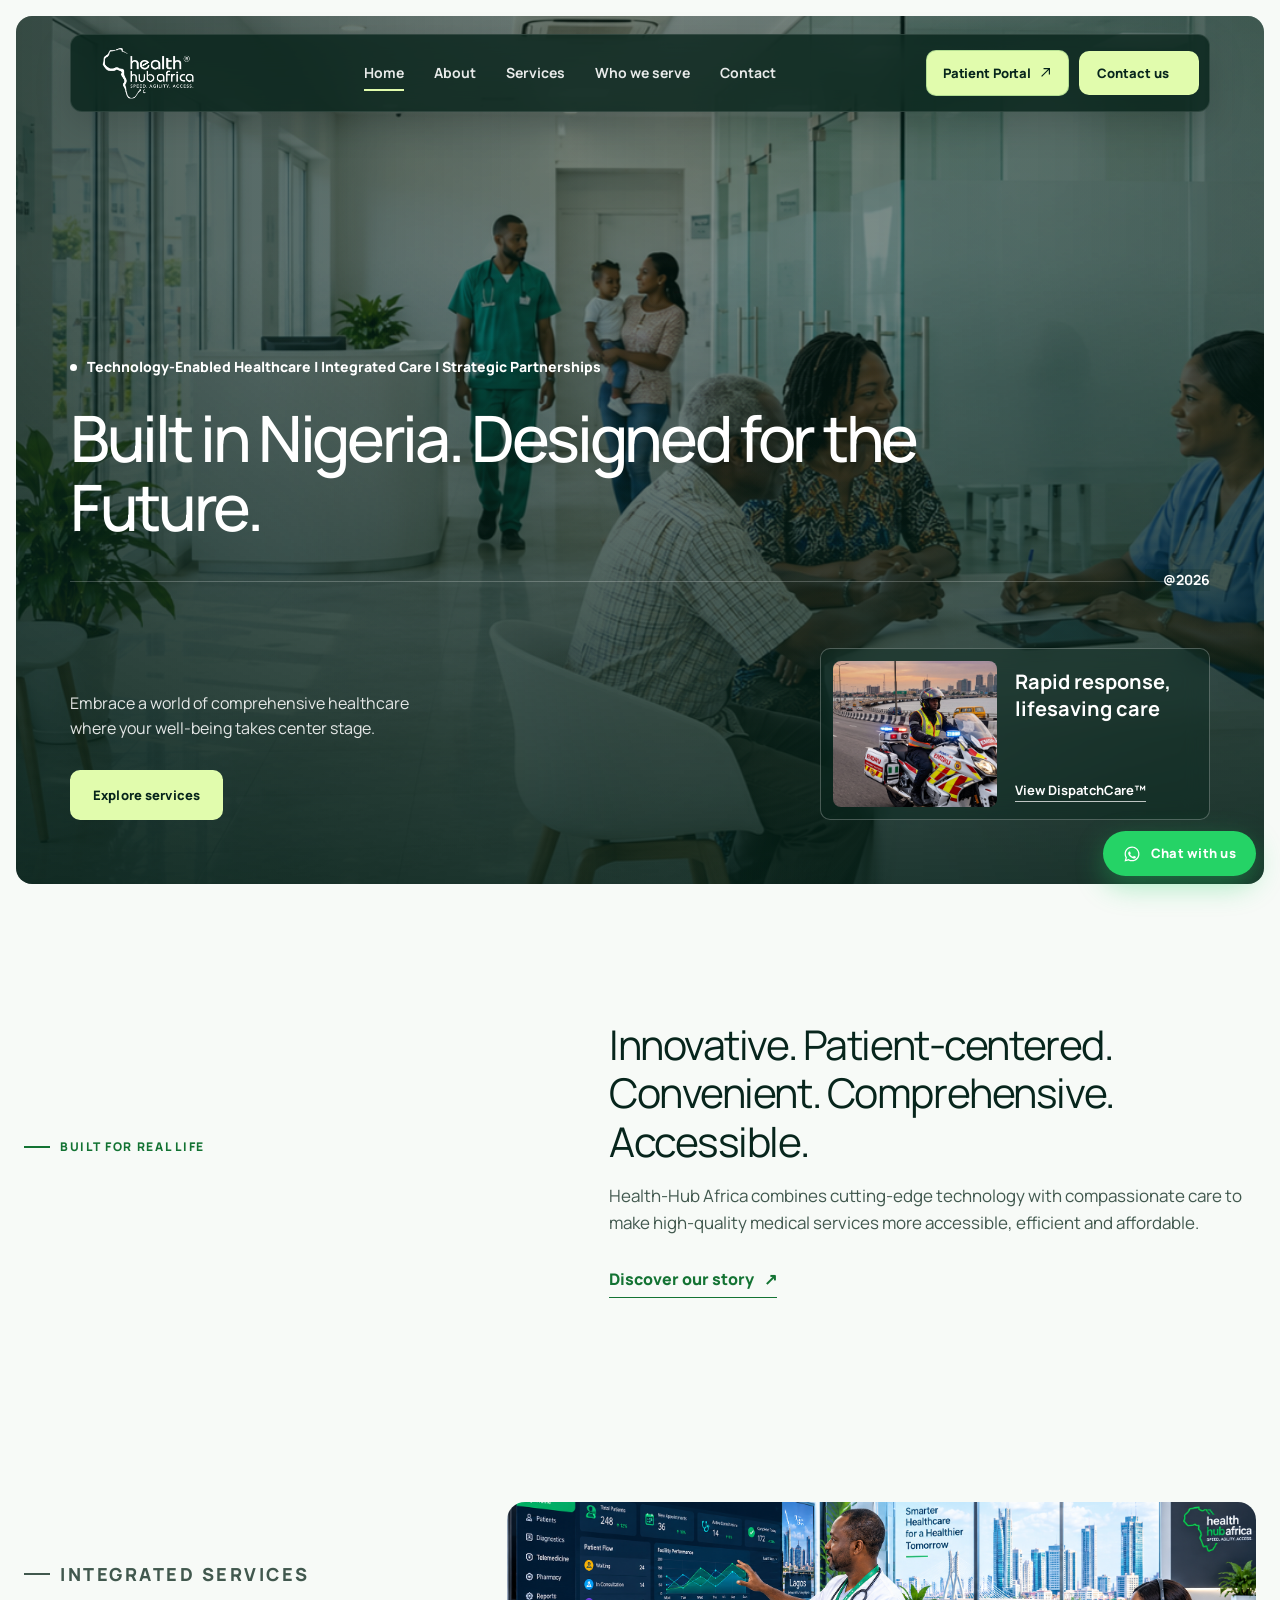
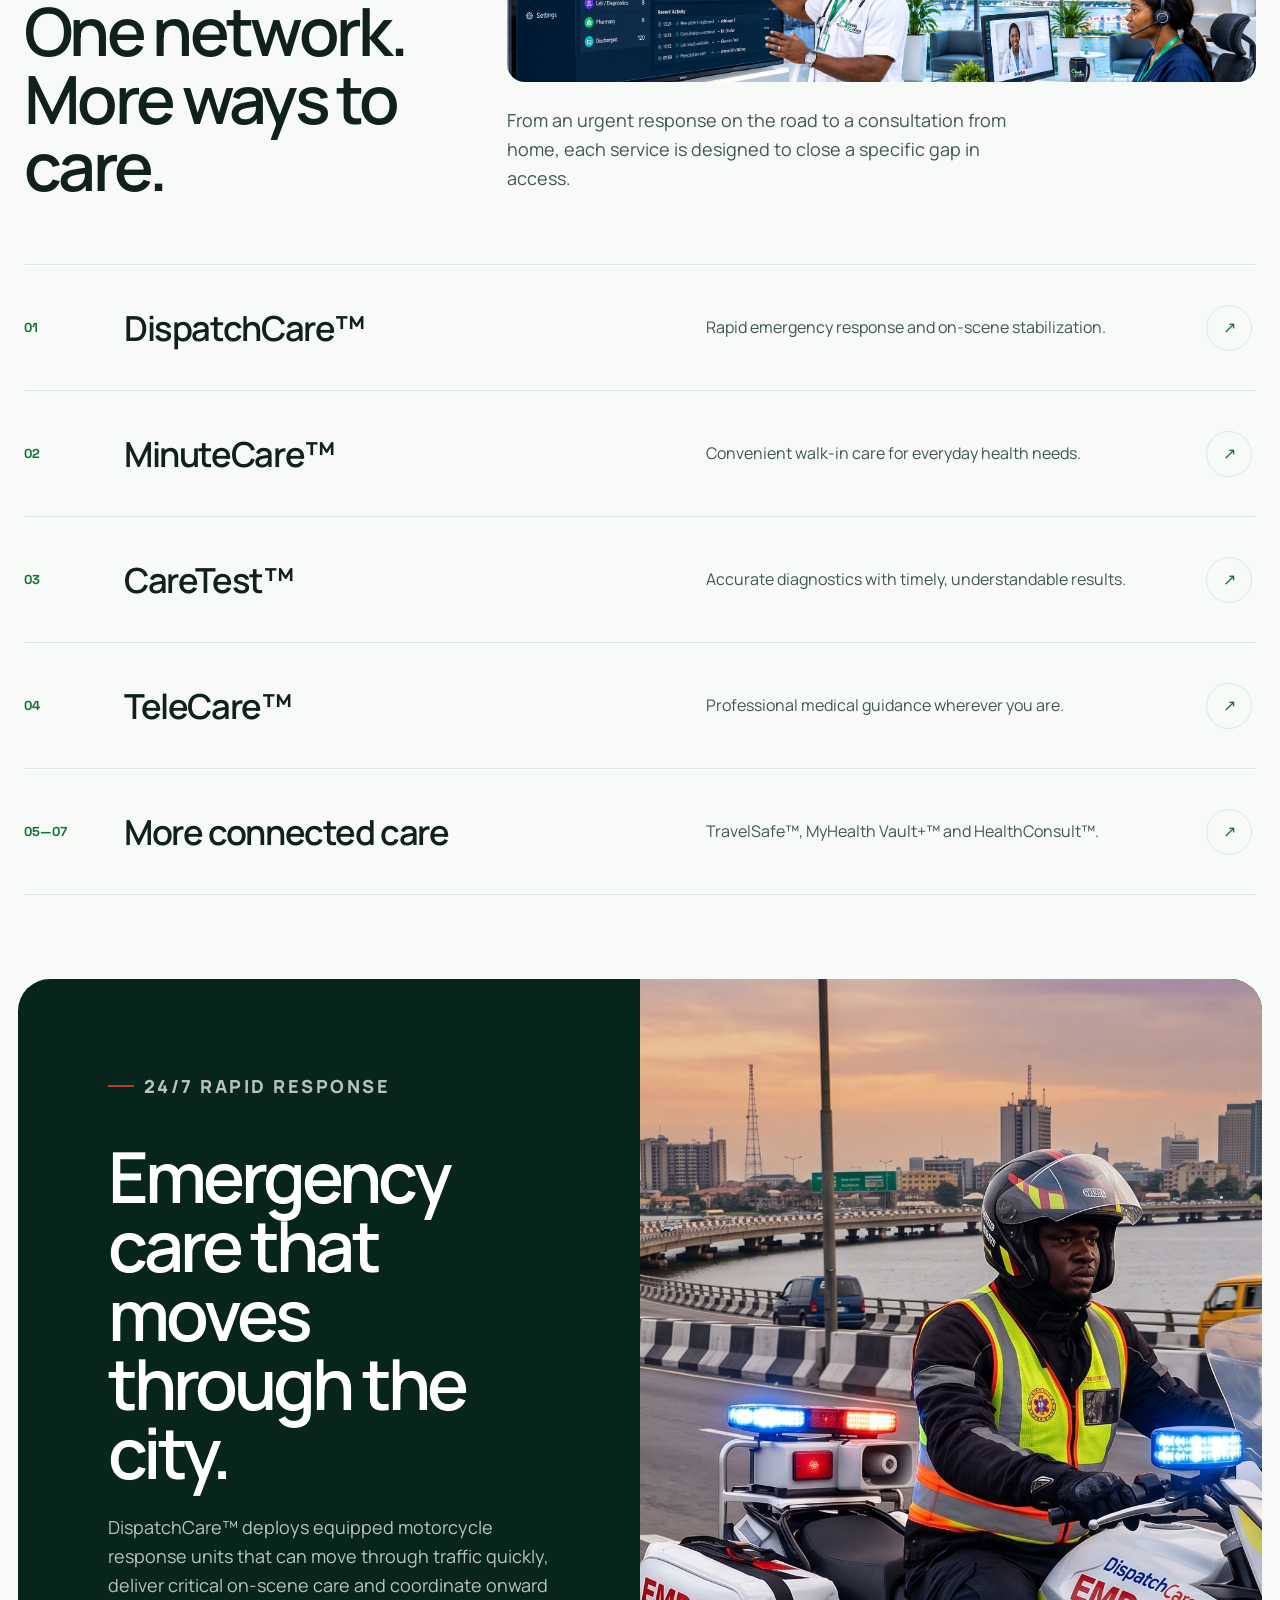
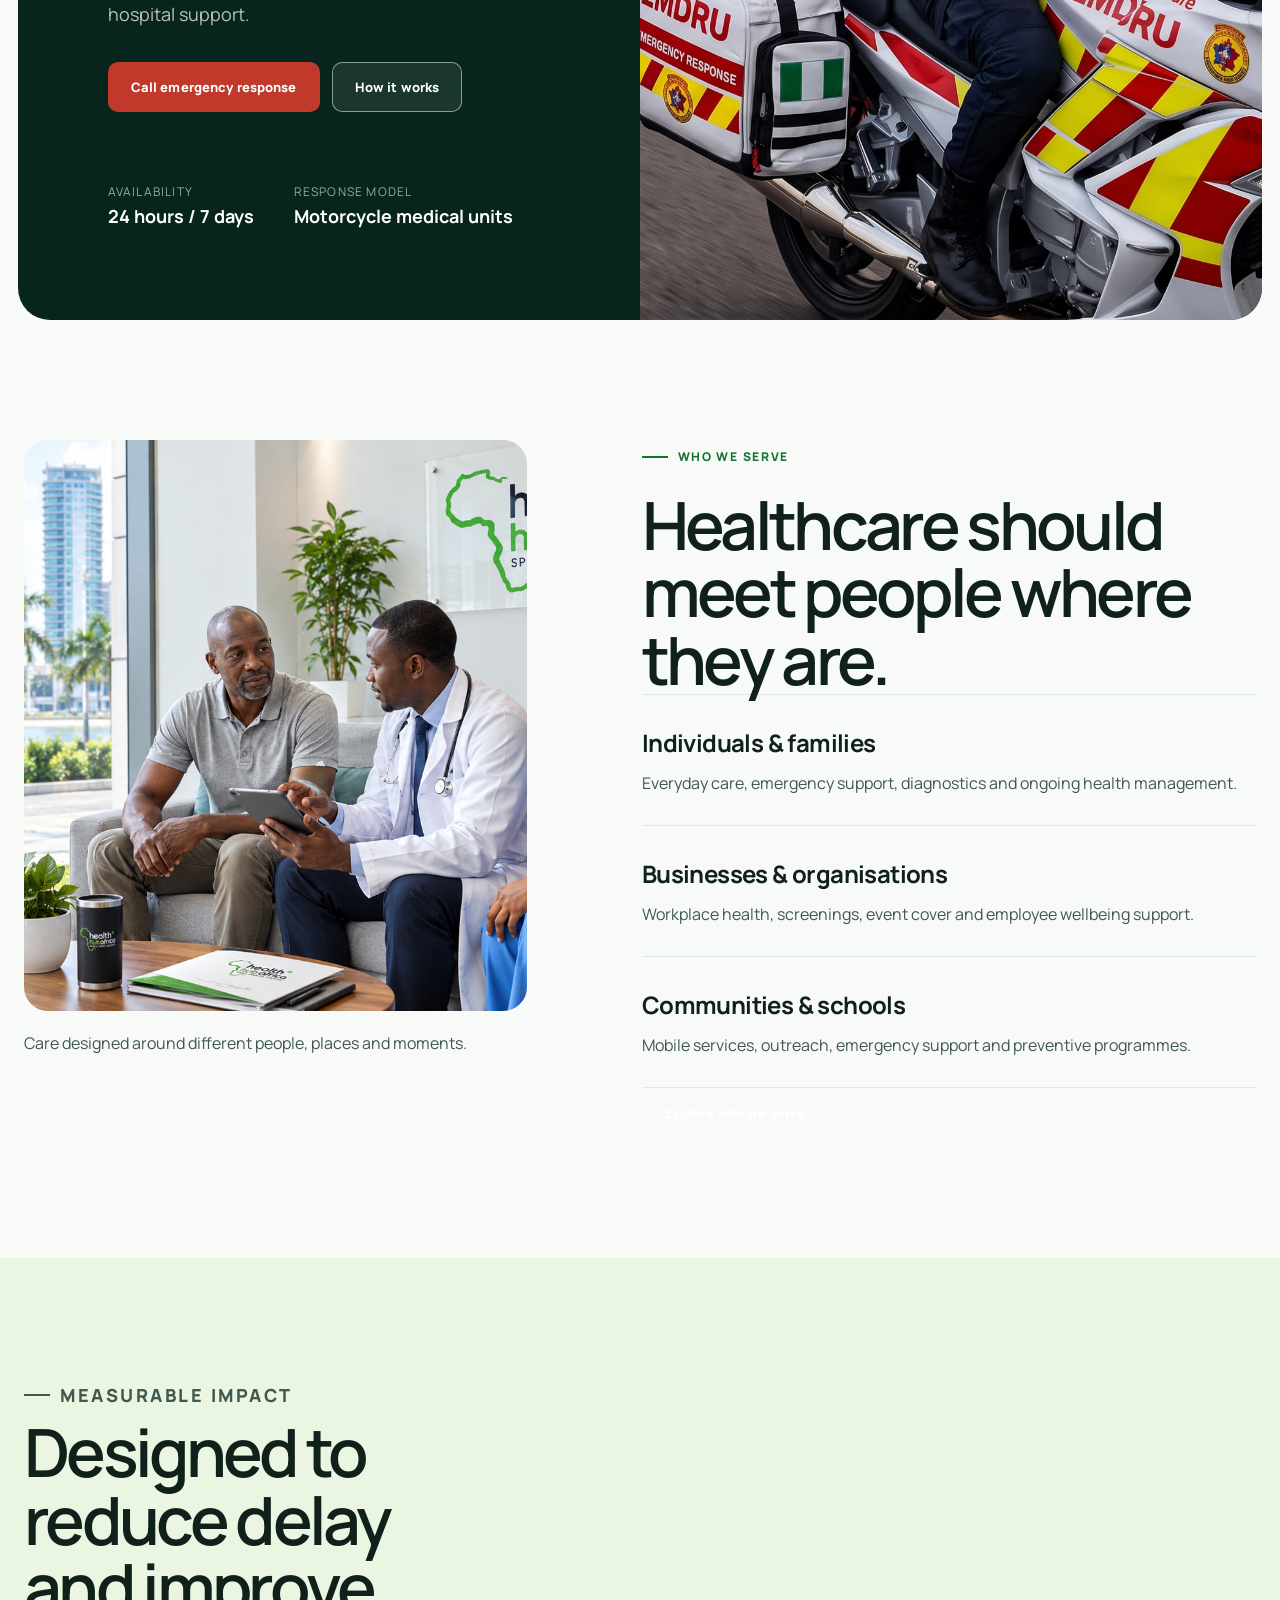
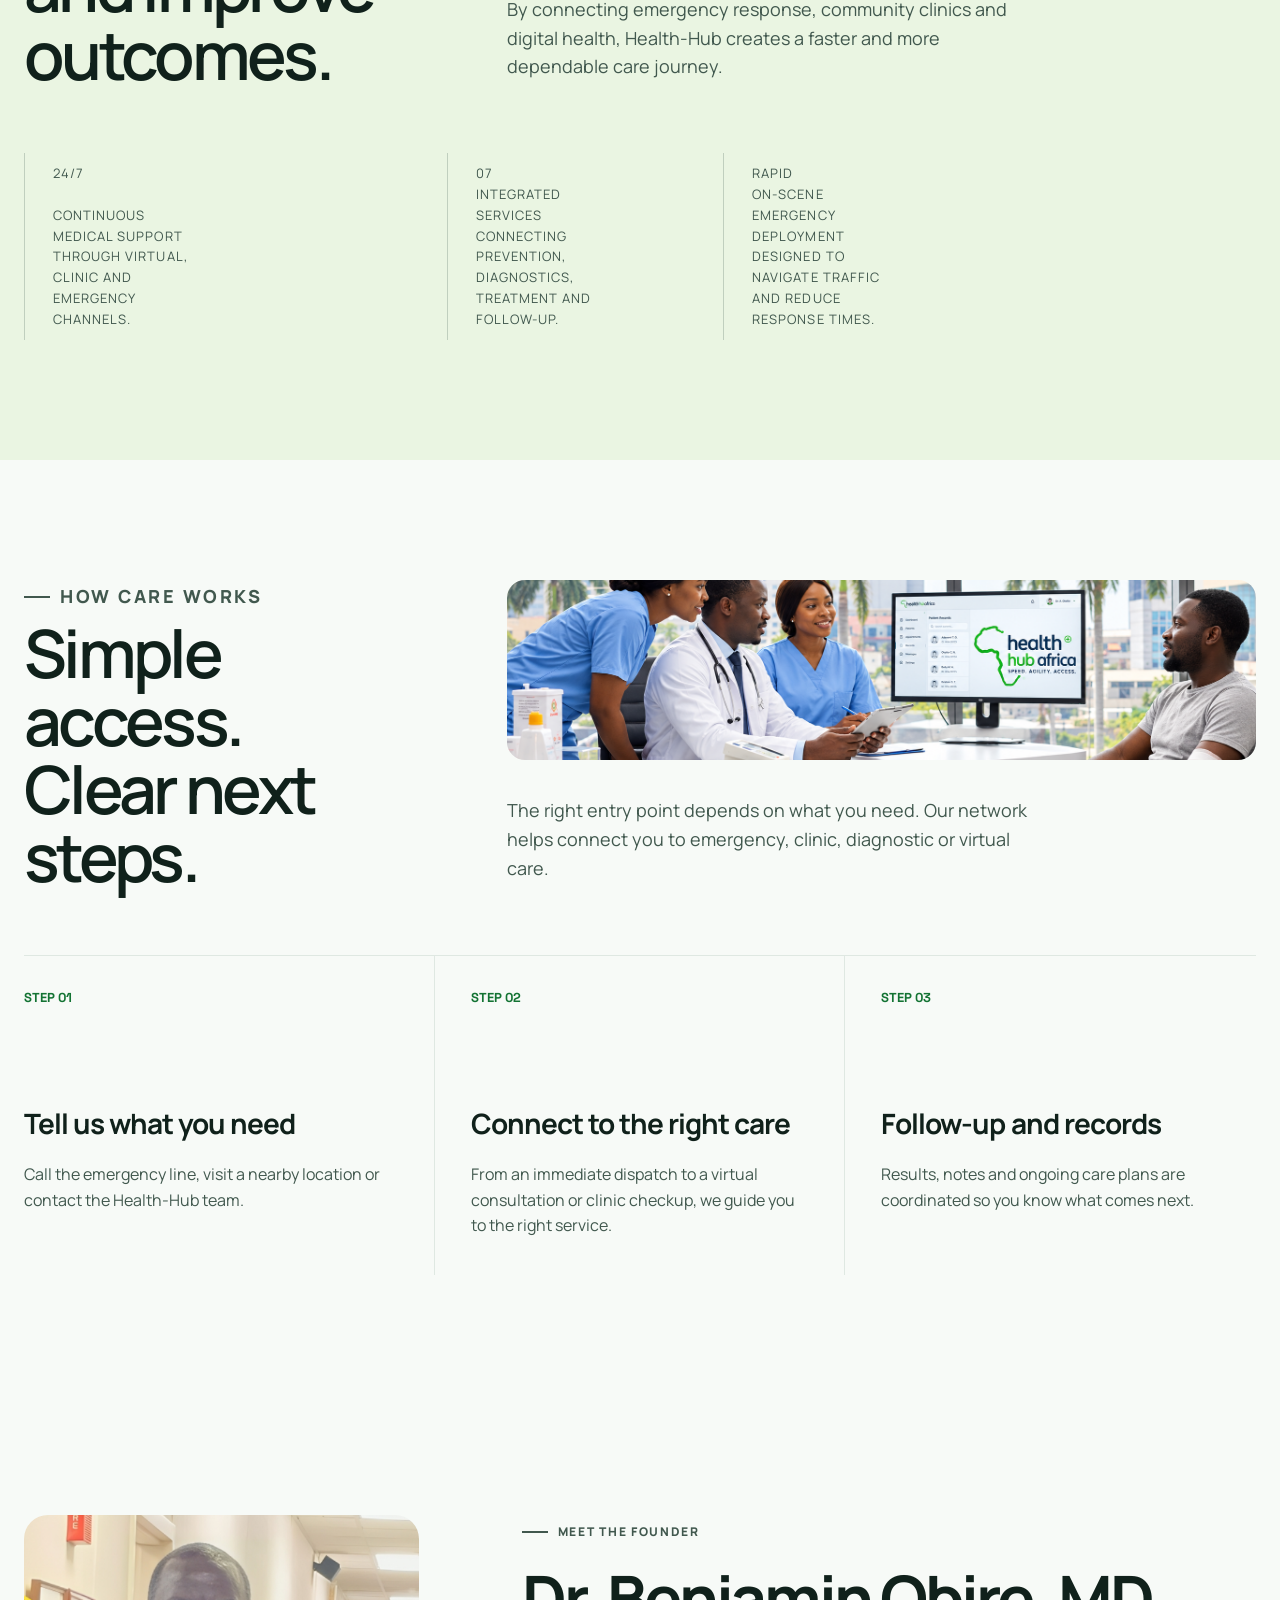
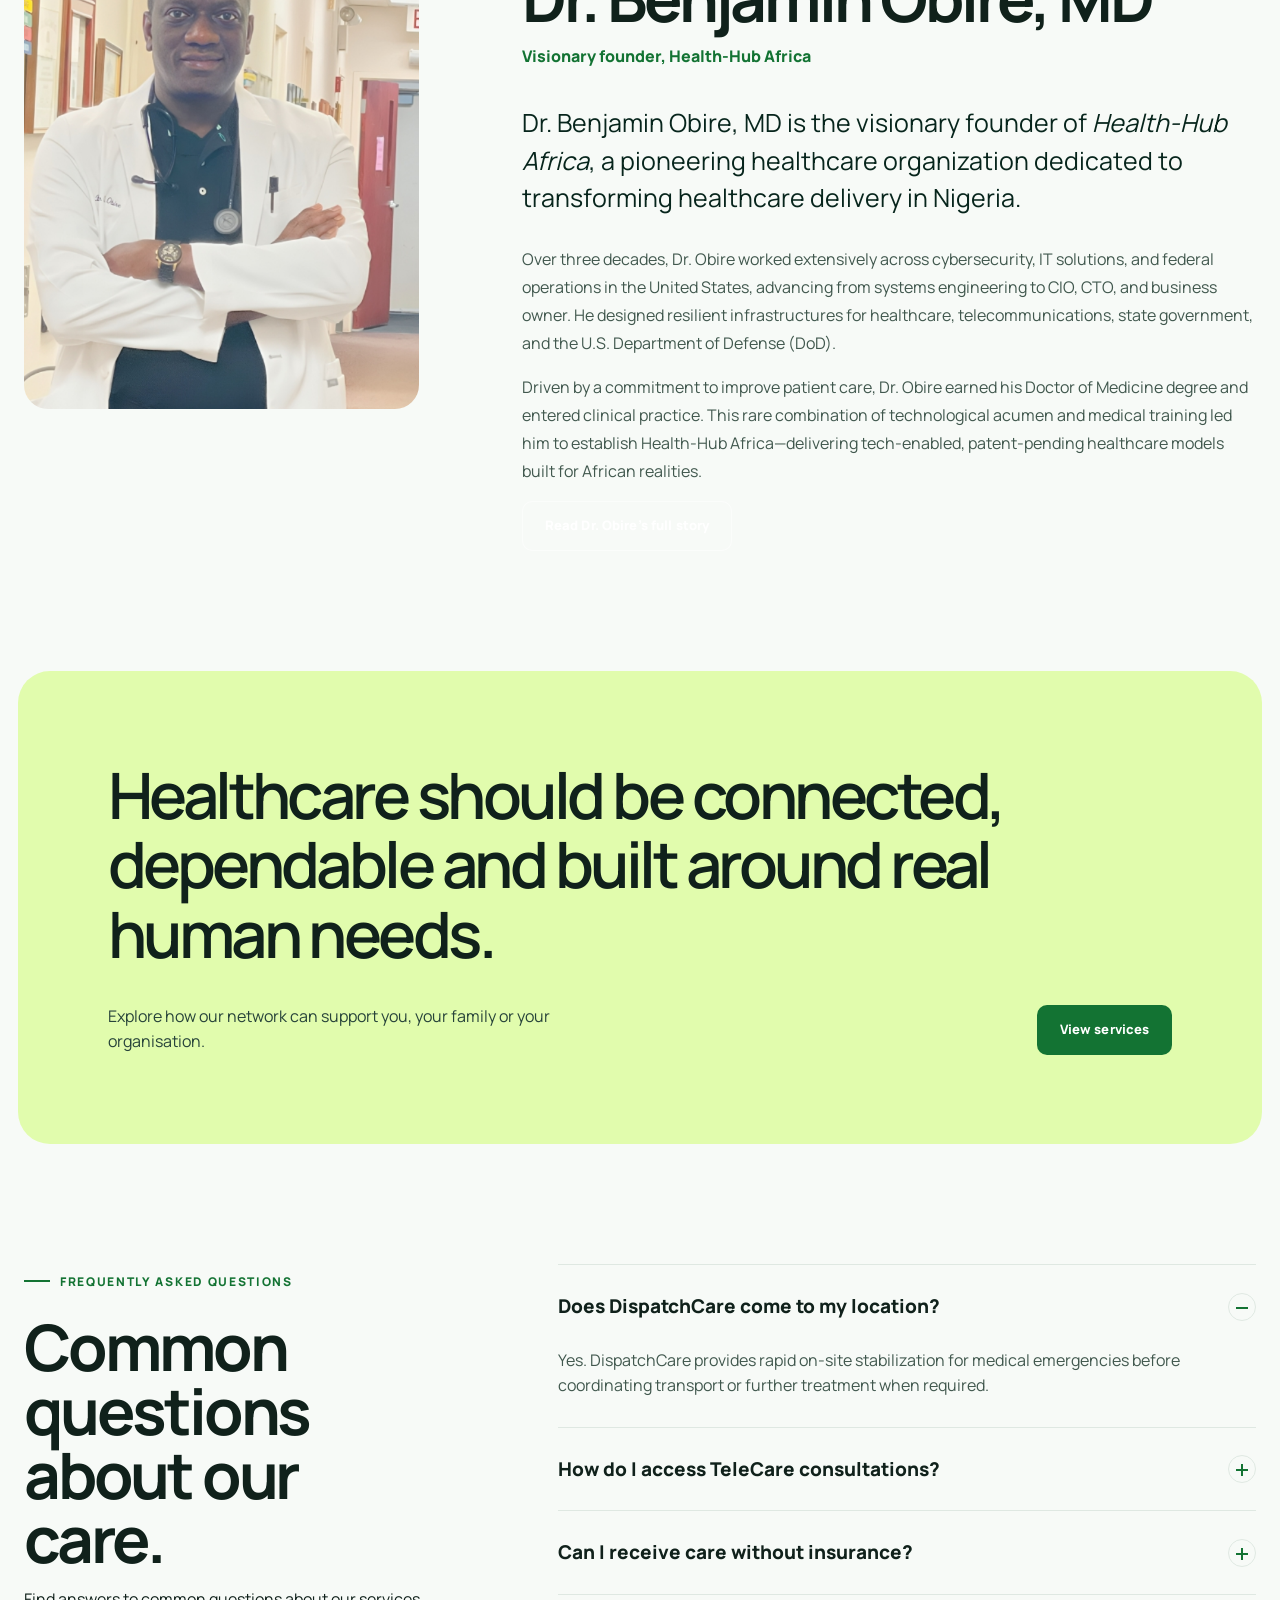
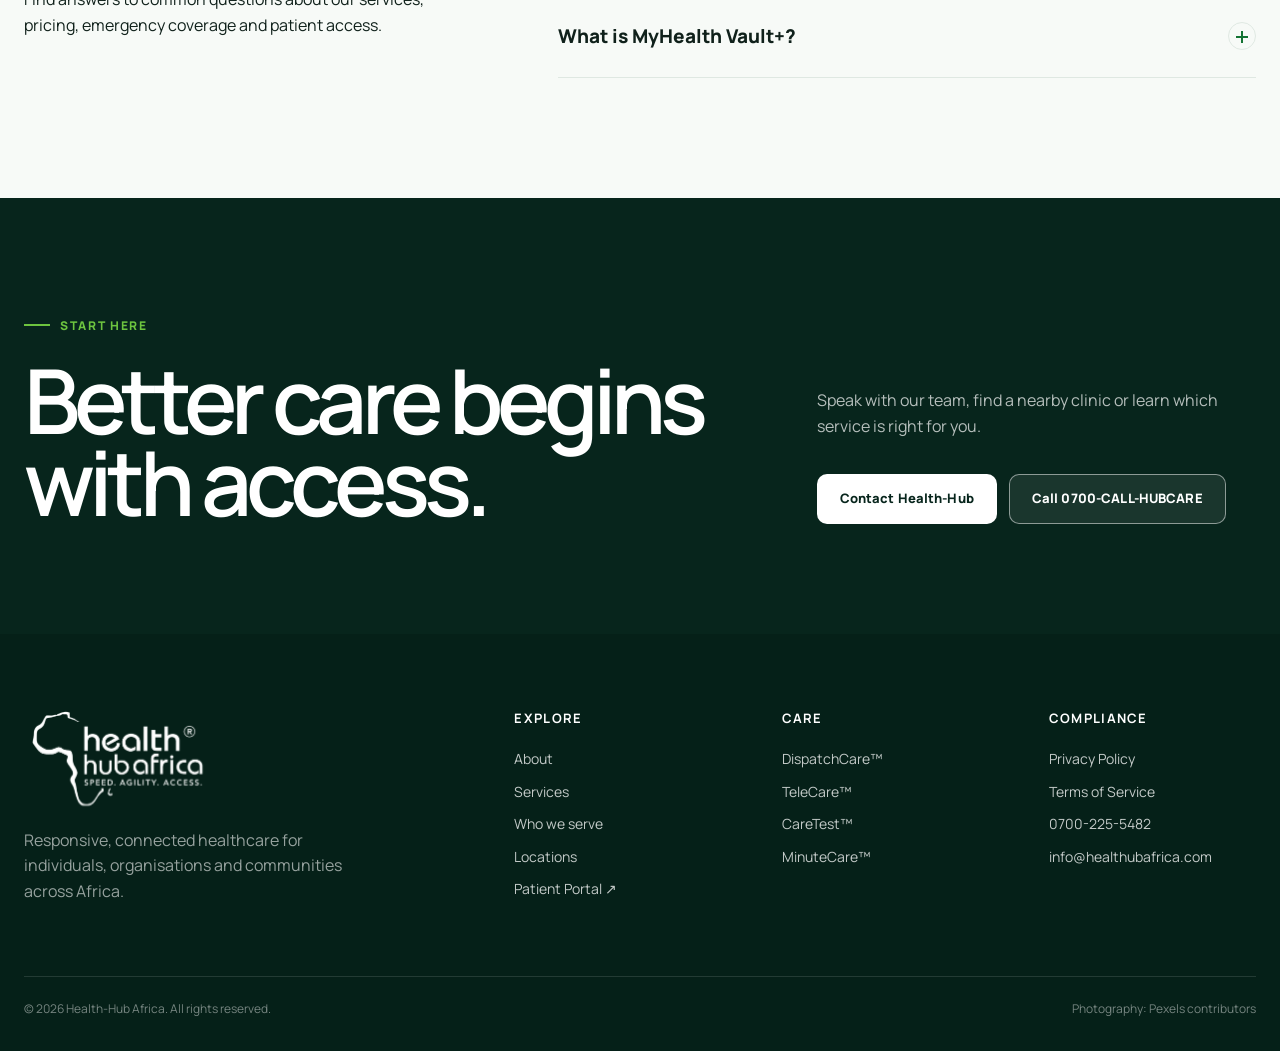
<file: index.html>
<!doctype html>
<html lang="en">
<head>
  <meta charset="utf-8">
  <meta name="viewport" content="width=device-width, initial-scale=1">
  <meta name="description" content="Health-Hub Africa delivers rapid emergency response, diagnostics, telemedicine and accessible healthcare across Lagos and beyond.">
  <meta name="theme-color" content="#07251c">
  <title>Health-Hub Africa | Responsive, Connected Care</title>
  <link rel="icon" href="/assets/favicon.svg" type="image/svg+xml">
  <link rel="icon" href="/assets/favicon-32x32.png" type="image/png" sizes="32x32">
  <link rel="icon" href="/assets/favicon.png" type="image/png" sizes="512x512">
  <link rel="apple-touch-icon" href="/assets/apple-touch-icon.png">
  <link rel="canonical" href="https://healthubafrica.com/">
  <!-- Open Graph -->
  <meta property="og:type" content="website">
  <meta property="og:site_name" content="Health-Hub Africa">
  <meta property="og:title" content="Health-Hub Africa | Responsive, Connected Care Across Africa">
  <meta property="og:description" content="Rapid emergency response, diagnostics, telemedicine and connected healthcare solutions across Lagos and beyond.">
  <meta property="og:url" content="https://healthubafrica.com/">
  <meta property="og:image" content="https://healthubafrica.com/assets/images/healthhub-logo-color.png">
  <meta property="og:locale" content="en_NG">
  <!-- Twitter -->
  <meta name="twitter:card" content="summary_large_image">
  <meta name="twitter:title" content="Health-Hub Africa | Responsive, Connected Care">
  <meta name="twitter:description" content="Rapid emergency response, diagnostics, telemedicine and accessible healthcare across Lagos and beyond.">
  <meta name="twitter:image" content="https://healthubafrica.com/assets/images/healthhub-logo-color.png">
  <link rel="preconnect" href="https://fonts.googleapis.com">
  <link rel="preconnect" href="https://fonts.gstatic.com" crossorigin>
  <link href="https://fonts.googleapis.com/css2?family=Manrope:wght@400;500;600;700;800&family=Space+Grotesk:wght@500;600;700&display=swap" rel="stylesheet">
  <link rel="stylesheet" href="/styles.css">
  <script type="application/ld+json">
  {
    "@context": "https://schema.org",
    "@type": "MedicalOrganization",
    "name": "Health-Hub Africa",
    "url": "https://healthubafrica.com",
    "logo": "https://healthubafrica.com/assets/images/healthhub-logo-color.png",
    "telephone": "+2347076886101",
    "email": "info@healthubafrica.com",
    "address": {
      "@type": "PostalAddress",
      "streetAddress": "16 Idowu Martins Street, Victoria Island",
      "addressLocality": "Lagos",
      "addressCountry": "NG"
    },
    "openingHoursSpecification": {
      "@type": "OpeningHoursSpecification",
      "dayOfWeek": ["Monday", "Tuesday", "Wednesday", "Thursday", "Friday", "Saturday", "Sunday"],
      "opens": "00:00",
      "closes": "23:59"
    }
  }
  </script>
</head>
<body>
  <a class="skip-link" href="#main">Skip to content</a>

  <header class="site-header home-header">
    <div class="nav-shell">
      <a class="brand" href="/" aria-label="Health-Hub Africa home">
        <img src="/assets/images/healthhub-logo-white.png" alt="Health-Hub Africa">
      </a>
      <nav class="nav-links" aria-label="Primary navigation">
        <a class="active" href="/">Home</a>
        <a href="/about">About</a>
        <a href="/services">Services</a>
        <a href="/people">Who we serve</a>
        <a href="/contact">Contact</a>
        <a class="nav-portal-mobile" href="https://myvaultplus.com" target="_blank" rel="noopener">Patient Portal (MyHealth Vault+) ↗</a>
      </nav>
      <div class="header-actions">
        <a class="patient-portal-btn" href="https://myvaultplus.com" target="_blank" rel="noopener">
          Patient Portal
          <svg viewBox="0 0 20 20" fill="none" aria-hidden="true"><path d="M4 16 16 4M7 4h9v9" stroke="currentColor" stroke-width="1.8"/></svg>
        </a>
        <a class="header-contact" href="/contact">Contact us</a>
      </div>
      <button class="menu-toggle" type="button" aria-label="Open navigation" aria-expanded="false"><span></span></button>
    </div>
  </header>

  <main id="main">
    <section class="hero template-hero">
      <img class="hero-image" src="/assets/images/minutecare-reception.png" alt="Health-Hub Africa MinuteCare clinic reception and patient care environment">
      <div class="template-hero-inner">
        <div class="hero-title-block">
          <p class="eyebrow">Technology-Enabled Healthcare | Integrated Care | Strategic Partnerships</p>
          <h1 class="hero-rotator" aria-live="polite">
            <span class="hero-rotate-item active">Built in Nigeria. Designed for the Future.</span>
            <span class="hero-rotate-item">Advancing Access to Healthcare Through Innovation.</span>
            <span class="hero-rotate-item">Connected Care. Wherever You Are.</span>
            <span class="hero-rotate-item">Transforming Emergency Response. Redefining Healthcare.</span>
          </h1>
        </div>
        <div class="hero-divider"><span>@<span data-year></span></span></div>
        <div class="hero-lower">
          <div class="hero-intro">
            <p>Embrace a world of comprehensive healthcare where your well-being takes center stage.</p>
            <a class="button button-lime" href="/services">Explore services</a>
          </div>
          <a class="hero-service-teaser" href="/services#dispatchcare">
            <img src="/assets/images/dispatchcare.jpeg" alt="Health-Hub Africa DispatchCare rapid emergency response">
            <span class="teaser-copy"><strong>Rapid response,<br>lifesaving care</strong><span>View DispatchCare™</span></span>
          </a>
        </div>
      </div>
    </section>

    <section class="section">
      <div class="section-inner intro-grid reveal">
        <p class="eyebrow">Built for real life</p>
        <div class="intro-copy">
          <p class="lead">Innovative. Patient-centered. Convenient. Comprehensive. Accessible.</p>
          <p>Health-Hub Africa combines cutting-edge technology with compassionate care to make high-quality medical services more accessible, efficient and affordable.</p>
          <a class="text-link" href="/about">Discover our story <span aria-hidden="true">↗</span></a>
        </div>
      </div>
    </section>

    <section class="section-sm" id="services">
      <div class="section-inner">
        <div class="section-head services-head reveal">
          <div><p class="eyebrow">Integrated services</p><h2>One network.<br>More ways to care.</h2></div>
          <div class="services-intro"><img src="/assets/images/telecare-command-center.png" alt="Health-Hub Africa commands dashboard and TeleCare control center"><p>From an urgent response on the road to a consultation from home, each service is designed to close a specific gap in access.</p></div>
        </div>
        <div class="service-list reveal">
          <a class="service-row" href="/services#dispatchcare"><span class="number">01</span><h3>DispatchCare™</h3><p>Rapid emergency response and on-scene stabilization.</p><span class="arrow">↗</span></a>
          <a class="service-row" href="/services#minutecare"><span class="number">02</span><h3>MinuteCare™</h3><p>Convenient walk-in care for everyday health needs.</p><span class="arrow">↗</span></a>
          <a class="service-row" href="/services#caretest"><span class="number">03</span><h3>CareTest™</h3><p>Accurate diagnostics with timely, understandable results.</p><span class="arrow">↗</span></a>
          <a class="service-row" href="/services#telecare"><span class="number">04</span><h3>TeleCare™</h3><p>Professional medical guidance wherever you are.</p><span class="arrow">↗</span></a>
          <a class="service-row" href="/services"><span class="number">05—07</span><h3>More connected care</h3><p>TravelSafe™, MyHealth Vault+™ and HealthConsult™.</p><span class="arrow">↗</span></a>
        </div>
      </div>
    </section>

    <section class="dark-panel reveal" aria-labelledby="dispatch-title">
      <div class="dispatch-layout">
        <div class="dispatch-copy">
          <div>
            <p class="eyebrow emergency-label">24/7 rapid response</p>
            <h2 id="dispatch-title">Emergency care that moves through the city.</h2>
            <p>DispatchCare™ deploys equipped motorcycle response units that can move through traffic quickly, deliver critical on-scene care and coordinate onward hospital support.</p>
            <div class="hero-actions">
              <a class="button" style="background:#c0392b" href="tel:+2347076886101">Call emergency response</a>
              <a class="button button-outline" href="/services#dispatchcare">How it works</a>
            </div>
          </div>
          <div class="dispatch-meta">
            <div><span>Availability</span><strong>24 hours / 7 days</strong></div>
            <div><span>Response model</span><strong>Motorcycle medical units</strong></div>
          </div>
        </div>
        <img class="dispatch-image" src="/assets/images/emdru-traffic-response.jpeg" alt="Health-Hub Africa EMDRU emergency response motorcycle navigating Lagos traffic">
      </div>
    </section>

    <section class="section">
      <div class="section-inner audience-layout">
        <div class="audience-image-wrap reveal">
          <img class="audience-image" src="/assets/images/consultation-emdru.png" alt="Health-Hub Africa clinician team consulting with a patient with EMDRU unit on standby">
          <p class="audience-note">Care designed around different people, places and moments.</p>
        </div>
        <div class="reveal">
          <p class="eyebrow">Who we serve</p>
          <h2 class="display-title">Healthcare should meet people where they are.</h2>
          <div class="audience-list">
            <div class="audience-item"><h3>Individuals &amp; families</h3><p>Everyday care, emergency support, diagnostics and ongoing health management.</p></div>
            <div class="audience-item"><h3>Businesses &amp; organisations</h3><p>Workplace health, screenings, event cover and employee wellbeing support.</p></div>
            <div class="audience-item"><h3>Communities &amp; schools</h3><p>Mobile services, outreach, emergency support and preventive programmes.</p></div>
          </div>
          <a class="button button-outline" href="/people">Explore who we serve</a>
        </div>
      </div>
    </section>

    <section class="section impact">
      <div class="section-inner">
        <div class="section-head reveal">
          <div><p class="eyebrow">Measurable impact</p><h2>Designed to reduce delay and improve outcomes.</h2></div>
          <p>By connecting emergency response, community clinics and digital health, Health-Hub creates a faster and more dependable care journey.</p>
        </div>
        <div class="impact-grid">
          <div class="impact-stat reveal"><span class="stat-number">24/7</span><span class="stat-label">Continuous medical support through virtual, clinic and emergency channels.</span></div>
          <div class="impact-stat reveal"><span class="stat-number">07</span><span class="stat-label">Integrated services connecting prevention, diagnostics, treatment and follow-up.</span></div>
          <div class="impact-stat reveal"><span class="stat-number">Rapid</span><span class="stat-label">On-scene emergency deployment designed to navigate traffic and reduce response times.</span></div>
        </div>
      </div>
    </section>

    <section class="section">
      <div class="section-inner">
        <div class="section-head process-head reveal">
          <div><p class="eyebrow">How care works</p><h2>Simple access.<br>Clear next steps.</h2></div>
          <div class="process-intro"><img src="/assets/images/clinical-consultation.png" alt="Health-Hub Africa medical team reviewing patient care and records"><p>The right entry point depends on what you need. Our network helps connect you to emergency, clinic, diagnostic or virtual care.</p></div>
        </div>
        <div class="process-grid reveal">
          <div class="process-step"><span class="step-no">STEP 01</span><h3>Tell us what you need</h3><p>Call the emergency line, visit a nearby location or contact the Health-Hub team.</p></div>
          <div class="process-step"><span class="step-no">STEP 02</span><h3>Connect to the right care</h3><p>From an immediate dispatch to a virtual consultation or clinic checkup, we guide you to the right service.</p></div>
          <div class="process-step"><span class="step-no">STEP 03</span><h3>Follow-up and records</h3><p>Results, notes and ongoing care plans are coordinated so you know what comes next.</p></div>
        </div>
      </div>
    </section>

    <section class="section founder-section">
      <div class="section-inner founder-grid">
        <img class="founder-image reveal" src="/assets/images/dr-obire.png" alt="Dr. Benjamin Obire, MD, Founder of Health-Hub Africa">
        <div class="founder-copy reveal">
          <p class="eyebrow">Meet the founder</p>
          <h2>Dr. Benjamin Obire, MD</h2>
          <p class="role">Visionary founder, Health-Hub Africa</p>
          <p class="founder-lead">Dr. Benjamin Obire, MD is the visionary founder of <em>Health-Hub Africa</em>, a pioneering healthcare organization dedicated to transforming healthcare delivery in Nigeria.</p>
          <p>Over three decades, Dr. Obire worked extensively across cybersecurity, IT solutions, and federal operations in the United States, advancing from systems engineering to CIO, CTO, and business owner. He designed resilient infrastructures for healthcare, telecommunications, state government, and the U.S. Department of Defense (DoD).</p>
          <p>Driven by a commitment to improve patient care, Dr. Obire earned his Doctor of Medicine degree and entered clinical practice. This rare combination of technological acumen and medical training led him to establish Health-Hub Africa—delivering tech-enabled, patent-pending healthcare models built for African realities.</p>
          <a class="button button-outline" href="/about">Read Dr. Obire’s full story</a>
        </div>
      </div>
    </section>

    <section class="quote-panel reveal">
      <blockquote>Healthcare should be connected, dependable and built around real human needs.</blockquote>
      <div class="quote-meta">
        <p>Explore how our network can support you, your family or your organisation.</p>
        <a class="button" href="/services">View services</a>
      </div>
    </section>

    <section class="section faq-section" id="faq">
      <div class="section-inner faq-layout">
        <div class="faq-intro reveal">
          <p class="eyebrow">Frequently asked questions</p>
          <h2>Common questions<br>about our care.</h2>
          <p>Find answers to common questions about our services, pricing, emergency coverage and patient access.</p>
        </div>
        <div class="faq-list reveal">
          <div class="faq-item open">
            <button class="faq-question" type="button" aria-expanded="true">Does DispatchCare come to my location?<span class="faq-icon"></span></button>
            <div class="faq-answer"><div><p>Yes. DispatchCare provides rapid on-site stabilization for medical emergencies before coordinating transport or further treatment when required.</p></div></div>
          </div>
          <div class="faq-item">
            <button class="faq-question" type="button" aria-expanded="false">How do I access TeleCare consultations?<span class="faq-icon"></span></button>
            <div class="faq-answer"><div><p>TeleCare consultations can be initiated 24/7 by calling our service line or scheduling directly through our team and patient portal.</p></div></div>
          </div>
          <div class="faq-item">
            <button class="faq-question" type="button" aria-expanded="false">Can I receive care without insurance?<span class="faq-icon"></span></button>
            <div class="faq-answer"><div><p>Yes. Health-Hub supports patients with and without insurance. We offer transparent published rates, flexible payment plans, and accept major HMO partners including AXA Mansard, Leadway, and Hygeia.</p></div></div>
          </div>
          <div class="faq-item">
            <button class="faq-question" type="button" aria-expanded="false">What is MyHealth Vault+?<span class="faq-icon"></span></button>
            <div class="faq-answer"><div><p>MyHealth Vault+ is our patient-controlled digital health platform available at <a class="text-link" href="https://myvaultplus.com" target="_blank" rel="noopener">myvaultplus.com</a>, allowing you to access and manage your medical records, test results, and emergency profiles securely.</p></div></div>
          </div>
        </div>
      </div>
    </section>

    <section class="contact-band">
      <div class="contact-band-inner reveal">
        <div><p class="eyebrow">Start here</p><h2>Better care begins with access.</h2></div>
        <div class="contact-band-copy">
          <p>Speak with our team, find a nearby clinic or learn which service is right for you.</p>
          <div class="hero-actions">
            <a class="button button-light" href="/contact">Contact Health-Hub</a>
            <a class="button button-outline" href="tel:07002255482">Call 0700-CALL-HUBCARE</a>
          </div>
        </div>
      </div>
    </section>
  </main>

  <footer class="site-footer">
    <div class="footer-grid">
      <div class="footer-brand">
        <a class="footer-logo" href="/" aria-label="Health-Hub Africa home">
          <img src="/assets/images/healthhub-logo-white.png" alt="Health-Hub Africa">
        </a>
        <p>Responsive, connected healthcare for individuals, organisations and communities across Africa.</p>
      </div>
      <div class="footer-col">
        <h3>Explore</h3>
        <a href="/about">About</a>
        <a href="/services">Services</a>
        <a href="/people">Who we serve</a>
        <a href="/contact">Locations</a>
        <a href="https://myvaultplus.com" target="_blank" rel="noopener">Patient Portal ↗</a>
      </div>
      <div class="footer-col">
        <h3>Care</h3>
        <a href="/services#dispatchcare">DispatchCare™</a>
        <a href="/services#telecare">TeleCare™</a>
        <a href="/services#caretest">CareTest™</a>
        <a href="/services#minutecare">MinuteCare™</a>
      </div>
      <div class="footer-col">
        <h3>Compliance</h3>
        <a href="/privacy">Privacy Policy</a>
        <a href="/terms">Terms of Service</a>
        <a href="tel:07002255482">0700-225-5482</a>
        <a href="mailto:info@healthubafrica.com">info@healthubafrica.com</a>
      </div>
    </div>
    <div class="footer-bottom">
      <span>© <span data-year></span> Health-Hub Africa. All rights reserved.</span>
      <span>Photography: Pexels contributors</span>
    </div>
  </footer>

  <a class="whatsapp-float" href="https://wa.me/2347076886101?text=Hello%20Health-Hub%20Africa%2C%20I%20would%20like%20to%20make%20an%20inquiry" target="_blank" rel="noopener" aria-label="Chat with Health-Hub on WhatsApp">
    <svg viewBox="0 0 24 24" aria-hidden="true"><path d="M12.04 2c-5.46 0-9.91 4.45-9.91 9.91 0 1.75.46 3.45 1.32 4.95L2.05 22l5.25-1.38c1.45.79 3.08 1.21 4.74 1.21 5.46 0 9.91-4.45 9.91-9.91 0-2.65-1.03-5.14-2.9-7.01A9.82 9.82 0 0 0 12.04 2m.01 1.67c2.2 0 4.26.86 5.82 2.42a8.23 8.23 0 0 1 2.41 5.83c0 4.54-3.7 8.24-8.24 8.24-1.48 0-2.93-.4-4.2-1.15l-.3-.18-3.12.82.83-3.04-.2-.31a8.19 8.19 0 0 1-1.26-4.38c0-4.54 3.7-8.24 8.24-8.24m4.52 11.66c-.25-.13-1.47-.72-1.7-.81-.23-.08-.39-.13-.56.13-.17.25-.64.81-.79.97-.14.17-.29.19-.54.06-.25-.13-1.06-.39-2.02-1.24-.75-.67-1.26-1.5-1.4-1.75-.15-.25-.02-.39.11-.51.11-.11.25-.29.38-.44.12-.14.17-.25.25-.42.08-.17.04-.31-.02-.44-.06-.13-.56-1.35-.77-1.85-.2-.49-.41-.42-.56-.43h-.48c-.17 0-.44.06-.67.31-.23.25-.88.86-.88 2.1 0 1.24.9 2.44 1.03 2.61.12.17 1.78 2.72 4.31 3.81.6.26 1.07.42 1.44.53.61.2 1.16.17 1.6.11.49-.07 1.47-.6 1.68-1.18.21-.58.21-1.08.15-1.18-.06-.1-.23-.17-.48-.29z"/></svg>
    <span>Chat with us</span>
  </a>

  <script src="/script.js"></script>
</body>
</html>
</file>
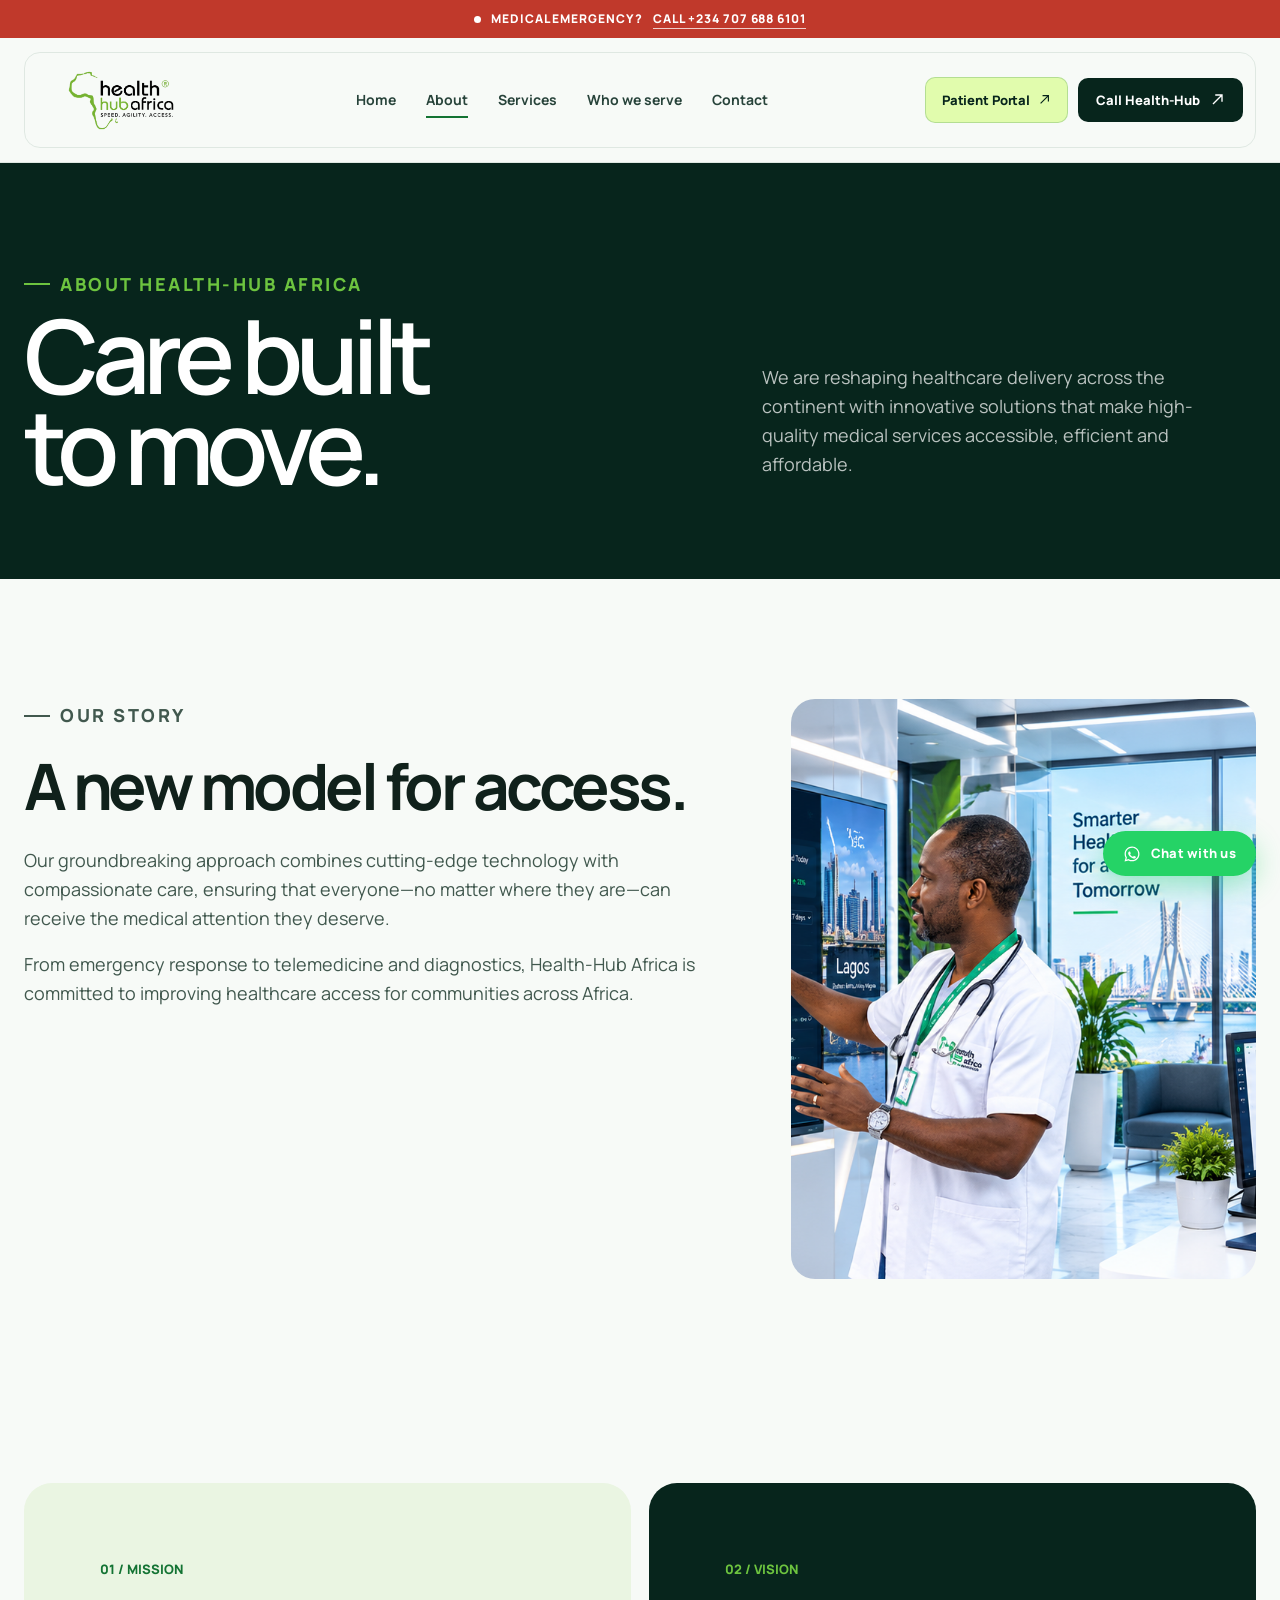
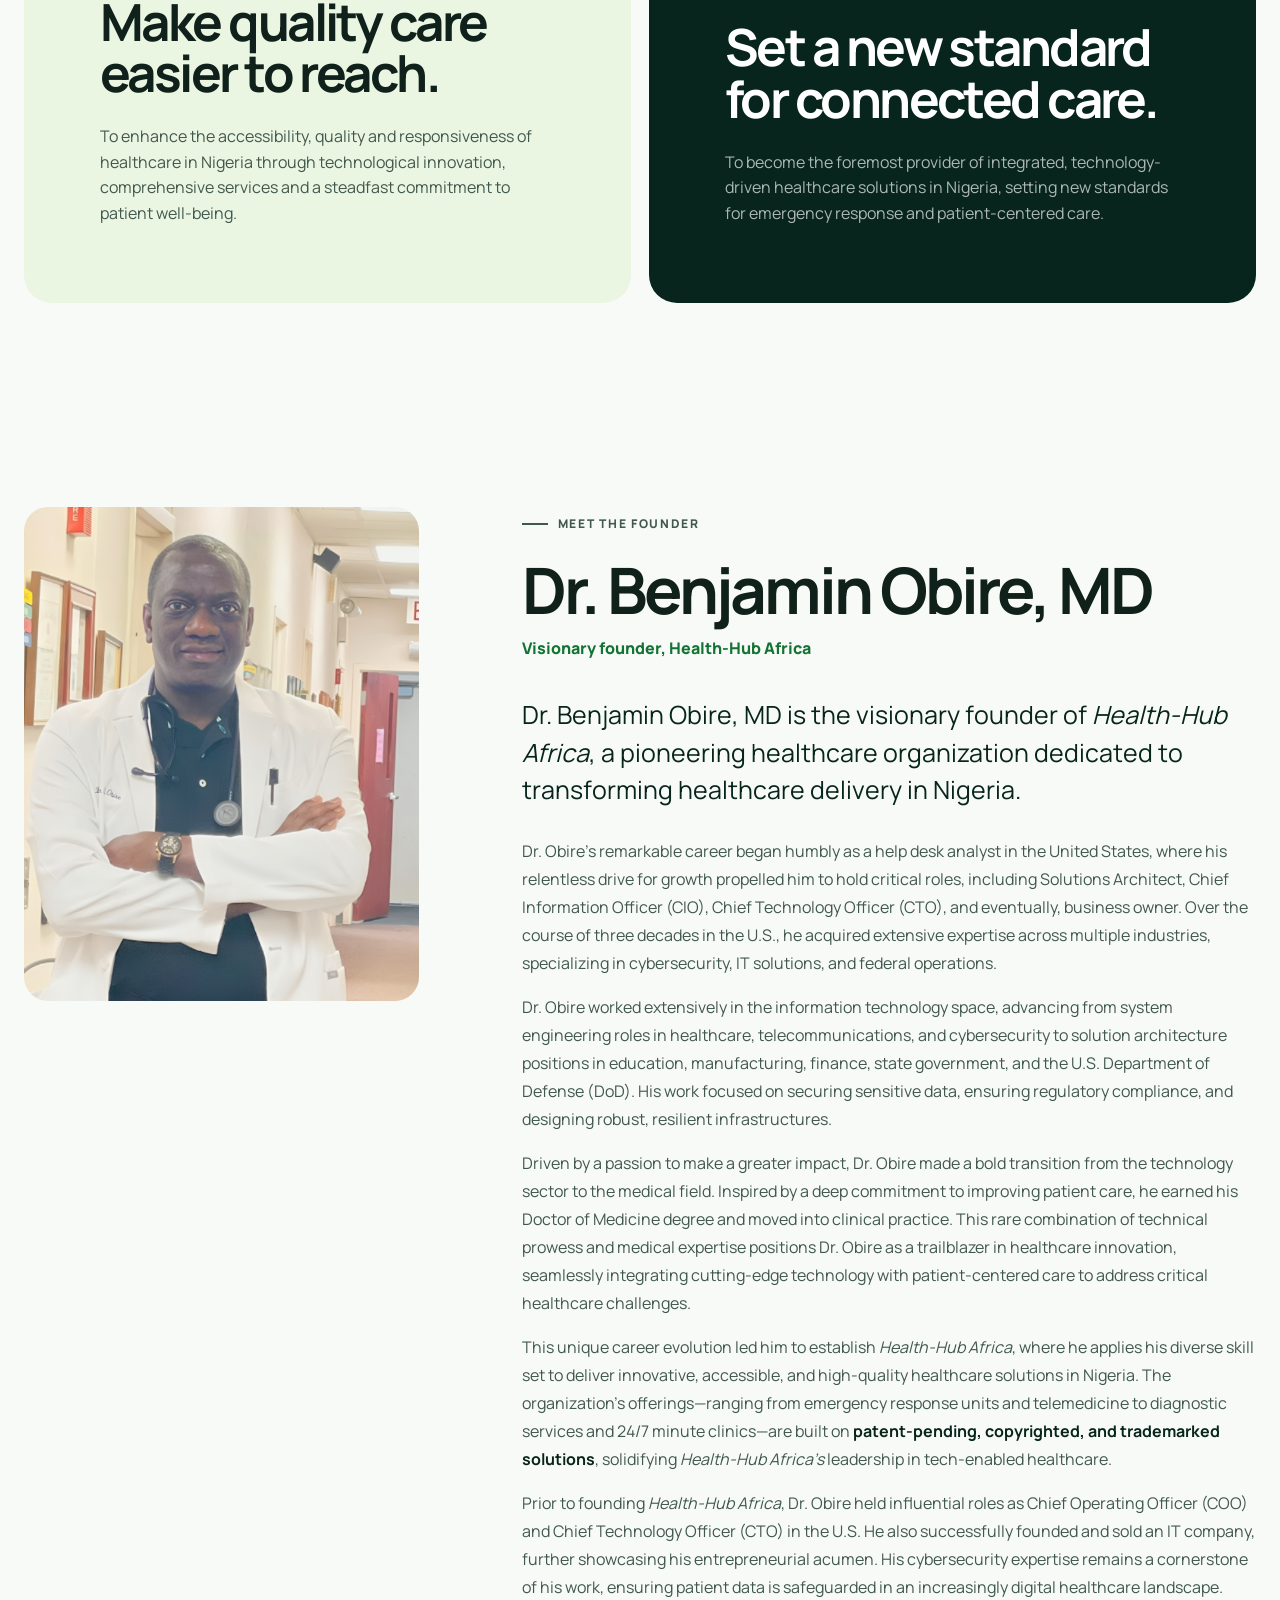
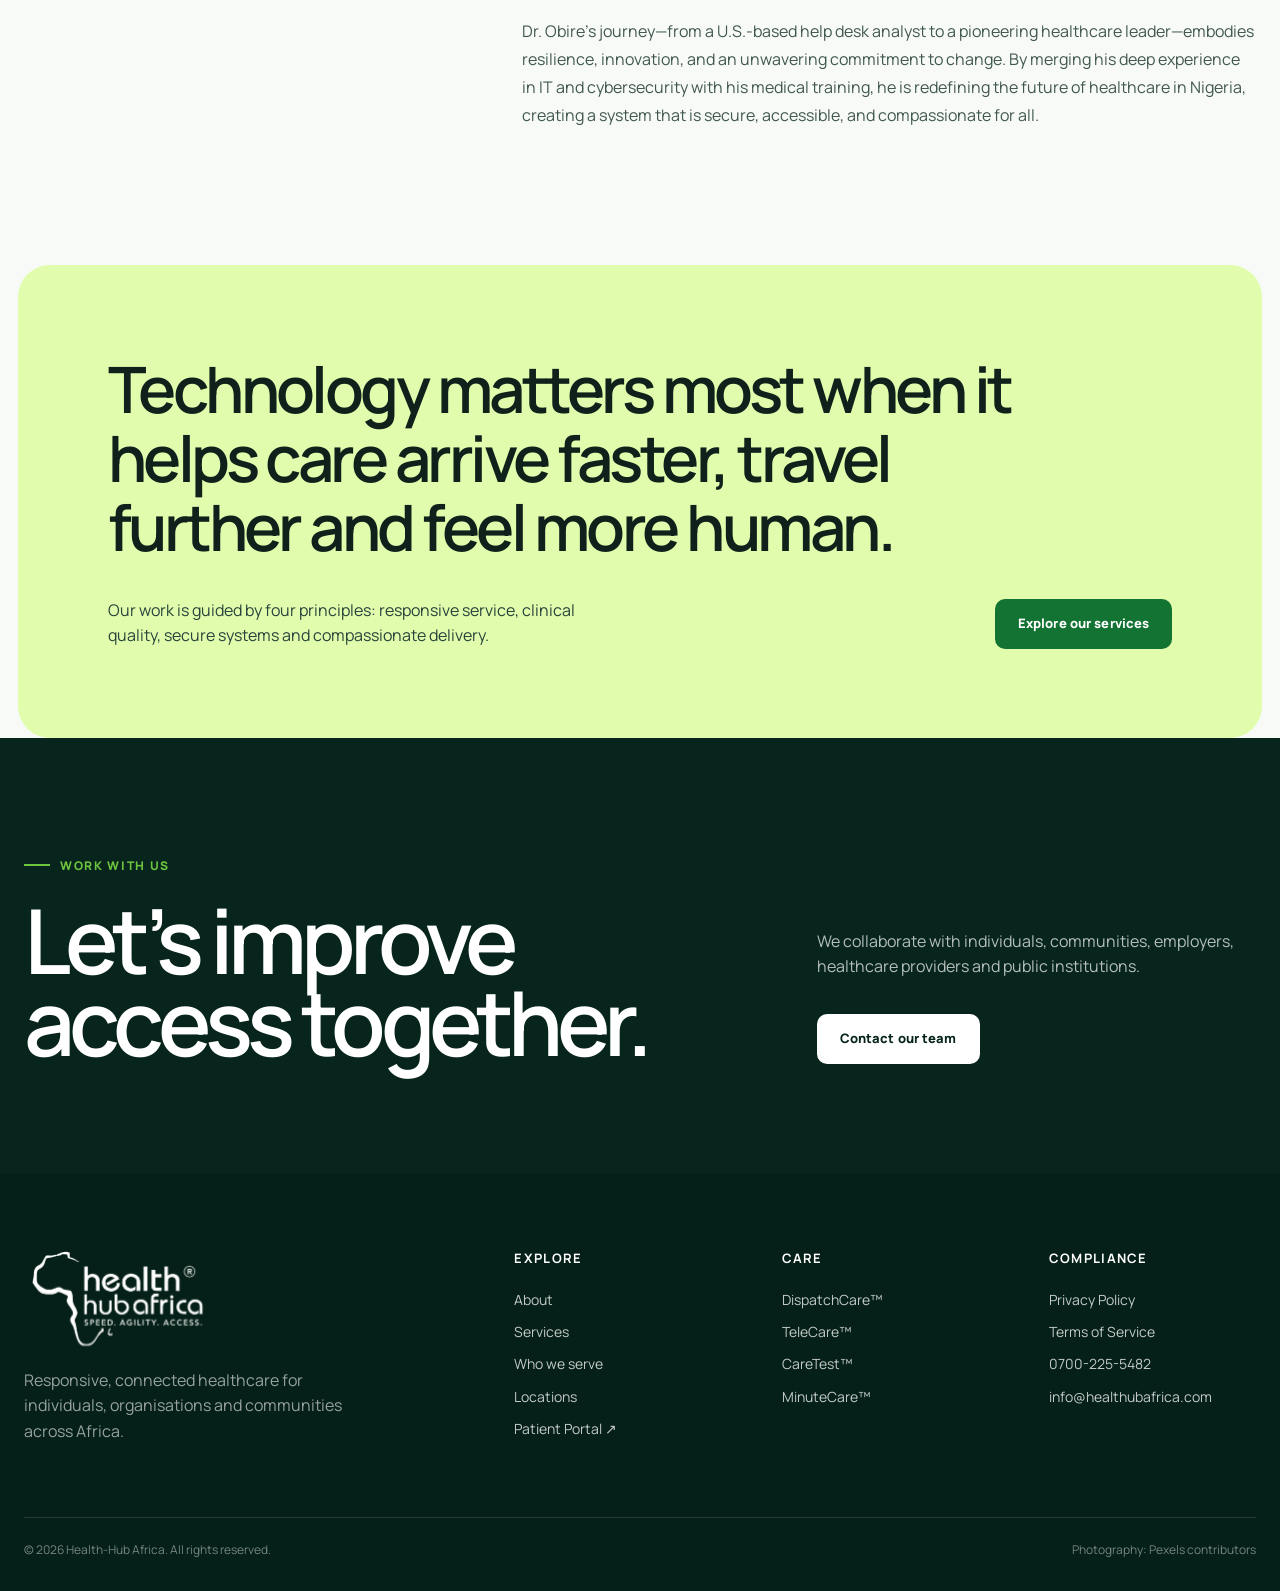
<file: about/index.html>
<!doctype html>
<html lang="en">
<head>
  <meta charset="utf-8">
  <meta name="viewport" content="width=device-width, initial-scale=1">
  <meta name="description" content="Learn how Health-Hub Africa and founder Dr. Benjamin Obire, MD are reshaping healthcare delivery through responsive care and practical technology.">
  <meta name="theme-color" content="#07251c">
  <title>About | Health-Hub Africa</title>
  <link rel="icon" href="/assets/favicon.svg" type="image/svg+xml">
  <link rel="icon" href="/assets/favicon-32x32.png" type="image/png" sizes="32x32">
  <link rel="icon" href="/assets/favicon.png" type="image/png" sizes="512x512">
  <link rel="apple-touch-icon" href="/assets/apple-touch-icon.png">
  <link rel="canonical" href="https://healthubafrica.com/about">
  <!-- Open Graph -->
  <meta property="og:type" content="website">
  <meta property="og:site_name" content="Health-Hub Africa">
  <meta property="og:title" content="About Health-Hub Africa | Our Story, Mission &amp; Leadership">
  <meta property="og:description" content="Learn how Health-Hub Africa is reshaping healthcare delivery across Nigeria and Africa with tech-enabled connected care.">
  <meta property="og:url" content="https://healthubafrica.com/about">
  <meta property="og:image" content="https://healthubafrica.com/assets/images/healthhub-logo-color.png">
  <meta property="og:locale" content="en_NG">
  <!-- Twitter -->
  <meta name="twitter:card" content="summary_large_image">
  <meta name="twitter:title" content="About Health-Hub Africa">
  <meta name="twitter:description" content="Reshaping healthcare delivery across Nigeria and Africa with tech-enabled connected care.">
  <meta name="twitter:image" content="https://healthubafrica.com/assets/images/healthhub-logo-color.png">
  <link rel="preconnect" href="https://fonts.googleapis.com">
  <link rel="preconnect" href="https://fonts.gstatic.com" crossorigin>
  <link href="https://fonts.googleapis.com/css2?family=Manrope:wght@400;500;600;700;800&family=Space+Grotesk:wght@500;600;700&display=swap" rel="stylesheet">
  <link rel="stylesheet" href="/styles.css">
</head>
<body>
  <a class="skip-link" href="#main">Skip to content</a>
  <div class="emergency-bar"><span class="emergency-dot"></span> Medical emergency? <a href="tel:+2347076886101">Call +234 707 688 6101</a></div>

  <header class="site-header inner-header">
    <div class="nav-shell">
      <a class="brand" href="/" aria-label="Health-Hub Africa home">
        <img src="/assets/images/healthhub-logo-color.png" alt="Health-Hub Africa">
      </a>
      <nav class="nav-links" aria-label="Primary navigation">
        <a href="/">Home</a>
        <a class="active" href="/about">About</a>
        <a href="/services">Services</a>
        <a href="/people">Who we serve</a>
        <a href="/contact">Contact</a>
        <a class="nav-portal-mobile" href="https://myvaultplus.com" target="_blank" rel="noopener">Patient Portal (MyHealth Vault+) ↗</a>
      </nav>
      <div class="header-actions">
        <a class="patient-portal-btn" href="https://myvaultplus.com" target="_blank" rel="noopener">
          Patient Portal
          <svg viewBox="0 0 20 20" fill="none" aria-hidden="true"><path d="M4 16 16 4M7 4h9v9" stroke="currentColor" stroke-width="1.8"/></svg>
        </a>
        <a class="header-contact" href="tel:07002255482">Call Health-Hub <svg viewBox="0 0 20 20" fill="none" aria-hidden="true"><path d="M4 16 16 4M7 4h9v9" stroke="currentColor" stroke-width="1.8"/></svg></a>
      </div>
      <button class="menu-toggle" type="button" aria-label="Open navigation" aria-expanded="false"><span></span></button>
    </div>
  </header>

  <main id="main">
    <section class="inner-hero">
      <div class="inner-hero-grid">
        <div>
          <p class="eyebrow">About Health-Hub Africa</p>
          <h1>Care built<br>to move.</h1>
        </div>
        <p>We are reshaping healthcare delivery across the continent with innovative solutions that make high-quality medical services accessible, efficient and affordable.</p>
      </div>
    </section>

    <section class="section">
      <div class="section-inner story-grid">
        <div class="story-copy reveal">
          <p class="eyebrow">Our story</p>
          <h2>A new model for access.</h2>
          <p>Our groundbreaking approach combines cutting-edge technology with compassionate care, ensuring that everyone—no matter where they are—can receive the medical attention they deserve.</p>
          <p>From emergency response to telemedicine and diagnostics, Health-Hub Africa is committed to improving healthcare access for communities across Africa.</p>
        </div>
        <img class="story-image reveal" src="/assets/images/telecare-command-center.png" alt="Health-Hub Africa tech-driven healthcare command center and operations">
      </div>
    </section>

    <section class="section-sm">
      <div class="section-inner mission-grid">
        <article class="mission-block reveal">
          <span class="number">01 / MISSION</span>
          <div>
            <h2>Make quality care easier to reach.</h2>
            <p>To enhance the accessibility, quality and responsiveness of healthcare in Nigeria through technological innovation, comprehensive services and a steadfast commitment to patient well-being.</p>
          </div>
        </article>
        <article class="mission-block dark reveal">
          <span class="number">02 / VISION</span>
          <div>
            <h2>Set a new standard for connected care.</h2>
            <p>To become the foremost provider of integrated, technology-driven healthcare solutions in Nigeria, setting new standards for emergency response and patient-centered care.</p>
          </div>
        </article>
      </div>
    </section>

    <section class="section founder-section">
      <div class="section-inner founder-grid">
        <img class="founder-image reveal" src="/assets/images/dr-obire.png" alt="Dr. Benjamin Obire, MD, Founder of Health-Hub Africa">
        <div class="founder-copy reveal">
          <p class="eyebrow">Meet the founder</p>
          <h2>Dr. Benjamin Obire, MD</h2>
          <p class="role">Visionary founder, Health-Hub Africa</p>
          <p class="founder-lead">Dr. Benjamin Obire, MD is the visionary founder of <em>Health-Hub Africa</em>, a pioneering healthcare organization dedicated to transforming healthcare delivery in Nigeria.</p>
          <p>Dr. Obire’s remarkable career began humbly as a help desk analyst in the United States, where his relentless drive for growth propelled him to hold critical roles, including Solutions Architect, Chief Information Officer (CIO), Chief Technology Officer (CTO), and eventually, business owner. Over the course of three decades in the U.S., he acquired extensive expertise across multiple industries, specializing in cybersecurity, IT solutions, and federal operations.</p>
          <p>Dr. Obire worked extensively in the information technology space, advancing from system engineering roles in healthcare, telecommunications, and cybersecurity to solution architecture positions in education, manufacturing, finance, state government, and the U.S. Department of Defense (DoD). His work focused on securing sensitive data, ensuring regulatory compliance, and designing robust, resilient infrastructures.</p>
          <p>Driven by a passion to make a greater impact, Dr. Obire made a bold transition from the technology sector to the medical field. Inspired by a deep commitment to improving patient care, he earned his Doctor of Medicine degree and moved into clinical practice. This rare combination of technical prowess and medical expertise positions Dr. Obire as a trailblazer in healthcare innovation, seamlessly integrating cutting-edge technology with patient-centered care to address critical healthcare challenges.</p>
          <p>This unique career evolution led him to establish <em>Health-Hub Africa</em>, where he applies his diverse skill set to deliver innovative, accessible, and high-quality healthcare solutions in Nigeria. The organization’s offerings—ranging from emergency response units and telemedicine to diagnostic services and 24/7 minute clinics—are built on <strong>patent-pending, copyrighted, and trademarked solutions</strong>, solidifying <em>Health-Hub Africa’s</em> leadership in tech-enabled healthcare.</p>
          <p>Prior to founding <em>Health-Hub Africa</em>, Dr. Obire held influential roles as Chief Operating Officer (COO) and Chief Technology Officer (CTO) in the U.S. He also successfully founded and sold an IT company, further showcasing his entrepreneurial acumen. His cybersecurity expertise remains a cornerstone of his work, ensuring patient data is safeguarded in an increasingly digital healthcare landscape.</p>
          <p>Dr. Obire’s journey—from a U.S.-based help desk analyst to a pioneering healthcare leader—embodies resilience, innovation, and an unwavering commitment to change. By merging his deep experience in IT and cybersecurity with his medical training, he is redefining the future of healthcare in Nigeria, creating a system that is secure, accessible, and compassionate for all.</p>
        </div>
      </div>
    </section>

    <section class="quote-panel reveal">
      <blockquote>Technology matters most when it helps care arrive faster, travel further and feel more human.</blockquote>
      <div class="quote-meta">
        <p>Our work is guided by four principles: responsive service, clinical quality, secure systems and compassionate delivery.</p>
        <a class="button" href="/services">Explore our services</a>
      </div>
    </section>

    <section class="contact-band">
      <div class="contact-band-inner reveal">
        <div>
          <p class="eyebrow">Work with us</p>
          <h2>Let’s improve access together.</h2>
        </div>
        <div class="contact-band-copy">
          <p>We collaborate with individuals, communities, employers, healthcare providers and public institutions.</p>
          <div class="hero-actions">
            <a class="button button-light" href="/contact">Contact our team</a>
          </div>
        </div>
      </div>
    </section>
  </main>

  <footer class="site-footer">
    <div class="footer-grid">
      <div class="footer-brand">
        <a class="footer-logo" href="/" aria-label="Health-Hub Africa home">
          <img src="/assets/images/healthhub-logo-white.png" alt="Health-Hub Africa">
        </a>
        <p>Responsive, connected healthcare for individuals, organisations and communities across Africa.</p>
      </div>
      <div class="footer-col">
        <h3>Explore</h3>
        <a href="/about">About</a>
        <a href="/services">Services</a>
        <a href="/people">Who we serve</a>
        <a href="/contact">Locations</a>
        <a href="https://myvaultplus.com" target="_blank" rel="noopener">Patient Portal ↗</a>
      </div>
      <div class="footer-col">
        <h3>Care</h3>
        <a href="/services#dispatchcare">DispatchCare™</a>
        <a href="/services#telecare">TeleCare™</a>
        <a href="/services#caretest">CareTest™</a>
        <a href="/services#minutecare">MinuteCare™</a>
      </div>
      <div class="footer-col">
        <h3>Compliance</h3>
        <a href="/privacy">Privacy Policy</a>
        <a href="/terms">Terms of Service</a>
        <a href="tel:07002255482">0700-225-5482</a>
        <a href="mailto:info@healthubafrica.com">info@healthubafrica.com</a>
      </div>
    </div>
    <div class="footer-bottom">
      <span>© <span data-year></span> Health-Hub Africa. All rights reserved.</span>
      <span>Photography: Pexels contributors</span>
    </div>
  </footer>

  <a class="whatsapp-float" href="https://wa.me/2347076886101?text=Hello%20Health-Hub%20Africa%2C%20I%20would%20like%20to%20make%20an%20inquiry" target="_blank" rel="noopener" aria-label="Chat with Health-Hub on WhatsApp">
    <svg viewBox="0 0 24 24" aria-hidden="true"><path d="M12.04 2c-5.46 0-9.91 4.45-9.91 9.91 0 1.75.46 3.45 1.32 4.95L2.05 22l5.25-1.38c1.45.79 3.08 1.21 4.74 1.21 5.46 0 9.91-4.45 9.91-9.91 0-2.65-1.03-5.14-2.9-7.01A9.82 9.82 0 0 0 12.04 2m.01 1.67c2.2 0 4.26.86 5.82 2.42a8.23 8.23 0 0 1 2.41 5.83c0 4.54-3.7 8.24-8.24 8.24-1.48 0-2.93-.4-4.2-1.15l-.3-.18-3.12.82.83-3.04-.2-.31a8.19 8.19 0 0 1-1.26-4.38c0-4.54 3.7-8.24 8.24-8.24m4.52 11.66c-.25-.13-1.47-.72-1.7-.81-.23-.08-.39-.13-.56.13-.17.25-.64.81-.79.97-.14.17-.29.19-.54.06-.25-.13-1.06-.39-2.02-1.24-.75-.67-1.26-1.5-1.4-1.75-.15-.25-.02-.39.11-.51.11-.11.25-.29.38-.44.12-.14.17-.25.25-.42.08-.17.04-.31-.02-.44-.06-.13-.56-1.35-.77-1.85-.2-.49-.41-.42-.56-.43h-.48c-.17 0-.44.06-.67.31-.23.25-.88.86-.88 2.1 0 1.24.9 2.44 1.03 2.61.12.17 1.78 2.72 4.31 3.81.6.26 1.07.42 1.44.53.61.2 1.16.17 1.6.11.49-.07 1.47-.6 1.68-1.18.21-.58.21-1.08.15-1.18-.06-.1-.23-.17-.48-.29z"/></svg>
    <span>Chat with us</span>
  </a>

  <script src="/script.js"></script>
</body>
</html>
</file>
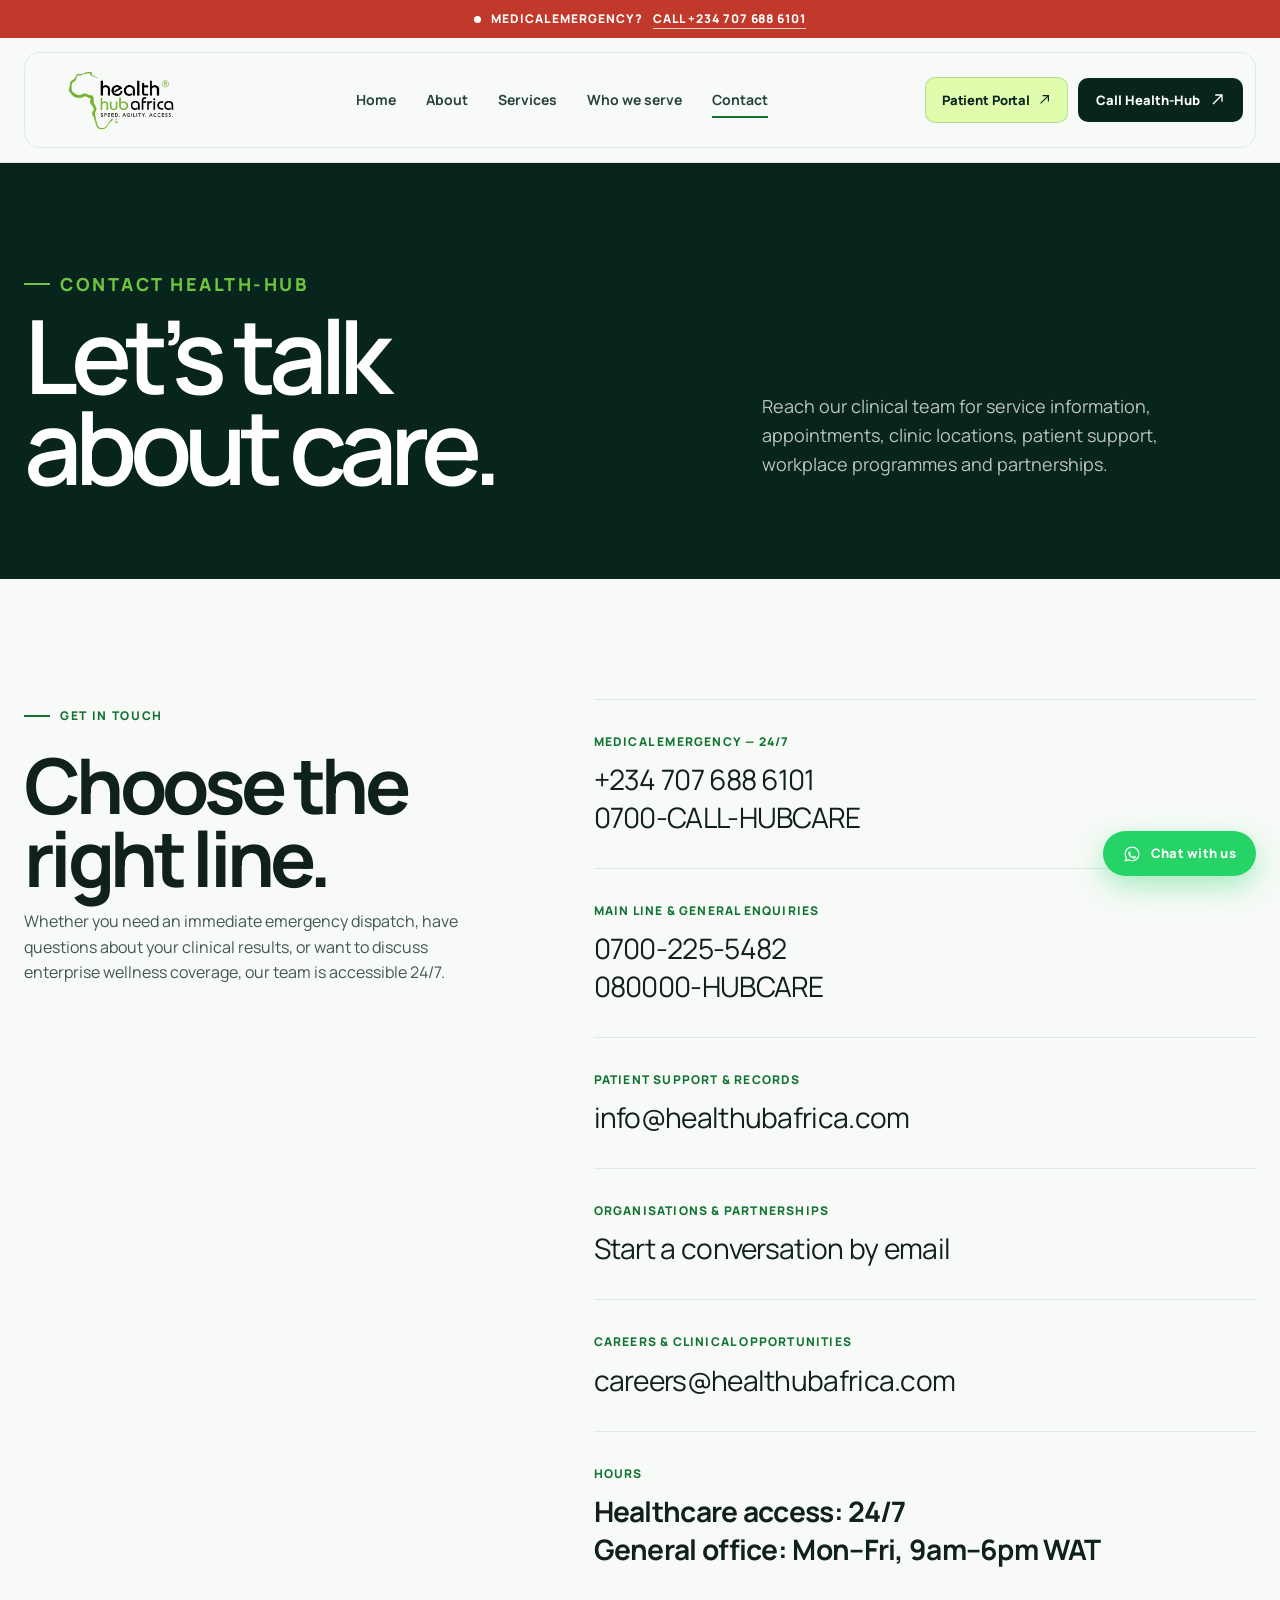
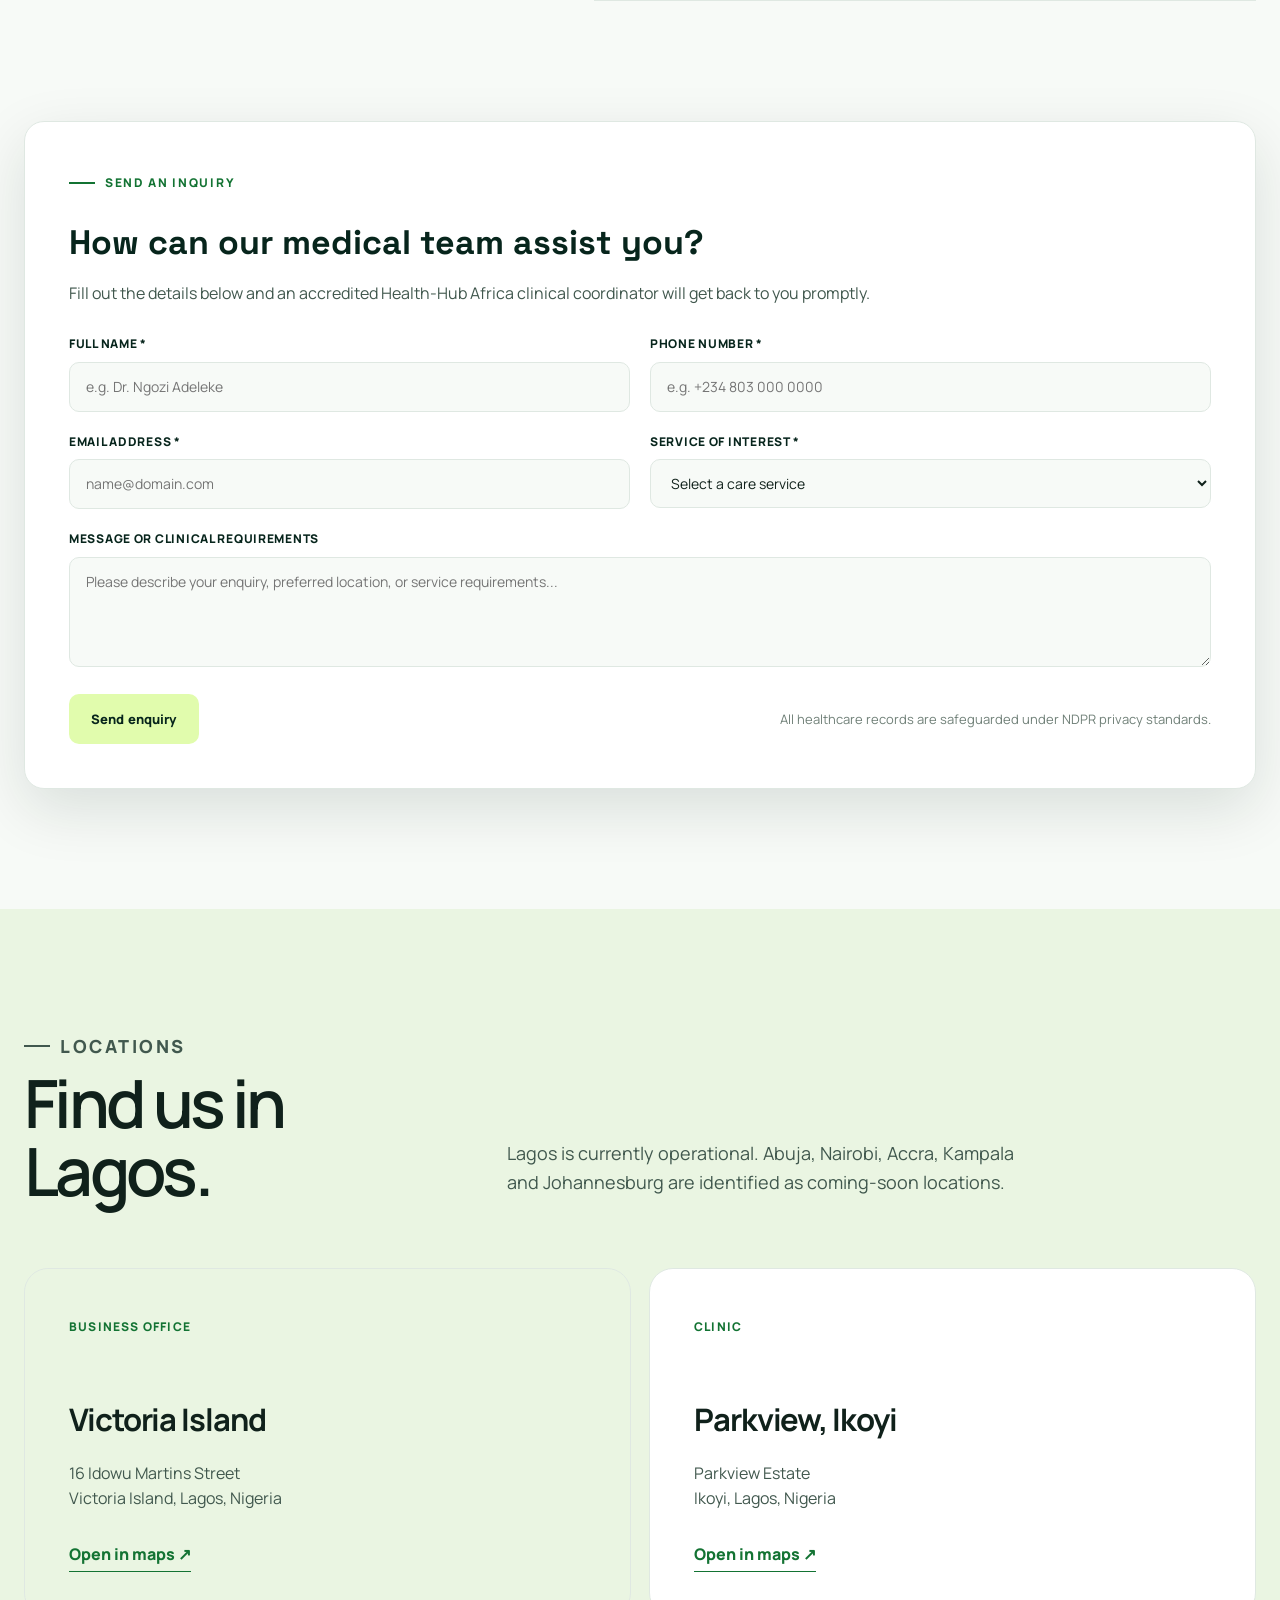
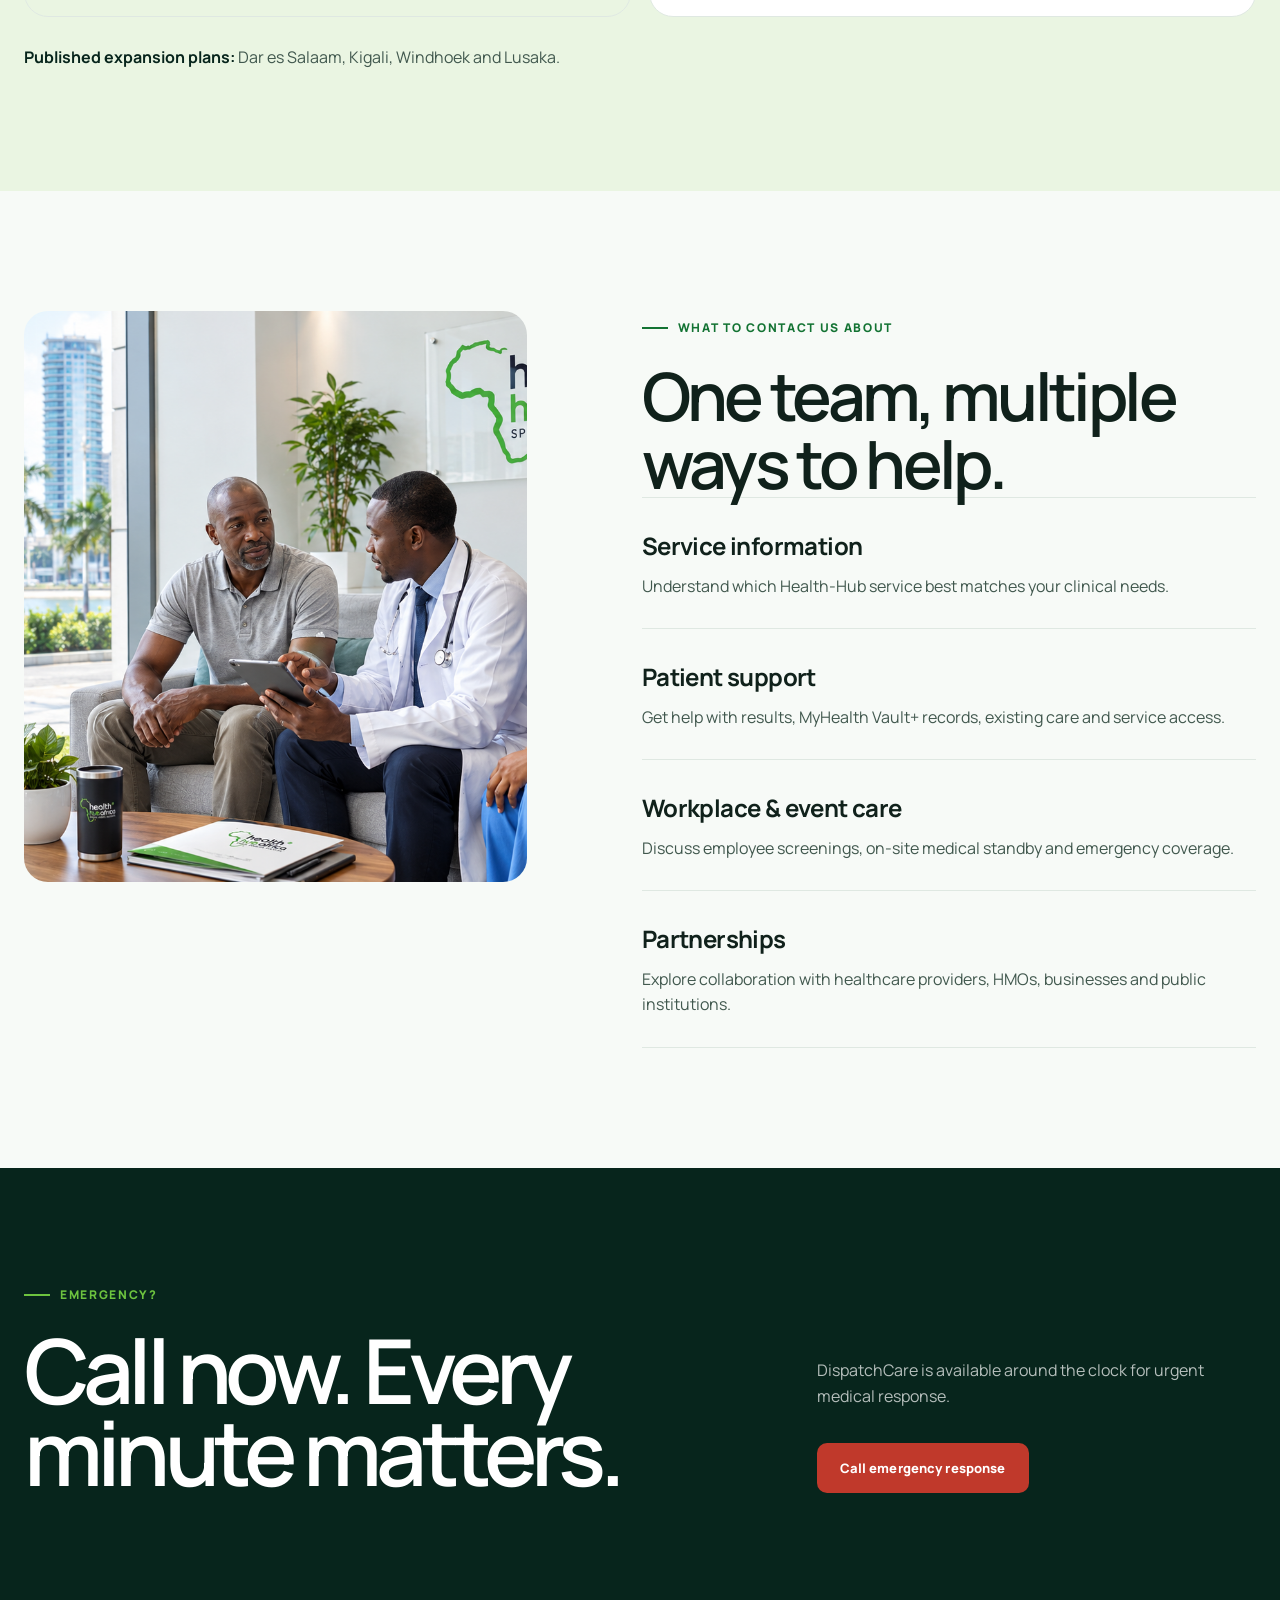
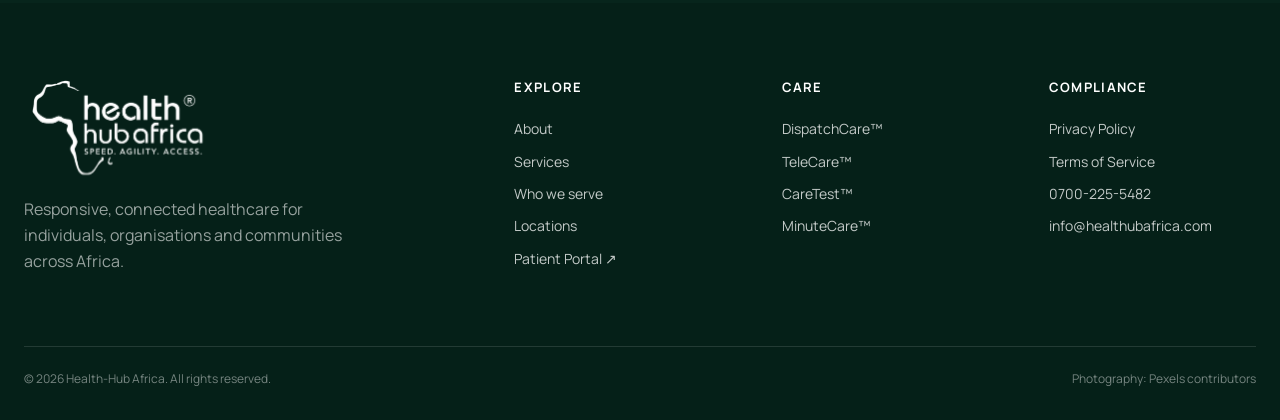
<file: contact/index.html>
<!doctype html>
<html lang="en">
<head>
  <meta charset="utf-8">
  <meta name="viewport" content="width=device-width, initial-scale=1">
  <meta name="description" content="Contact Health-Hub Africa. Reach our 24/7 medical response team, book appointments, visit our Lagos locations, or enquire about corporate partnerships.">
  <meta name="theme-color" content="#07251c">
  <title>Contact | Health-Hub Africa</title>
  <link rel="icon" href="/assets/favicon.svg" type="image/svg+xml">
  <link rel="icon" href="/assets/favicon-32x32.png" type="image/png" sizes="32x32">
  <link rel="icon" href="/assets/favicon.png" type="image/png" sizes="512x512">
  <link rel="apple-touch-icon" href="/assets/apple-touch-icon.png">
  <link rel="canonical" href="https://healthubafrica.com/contact">
  <!-- Open Graph -->
  <meta property="og:type" content="website">
  <meta property="og:site_name" content="Health-Hub Africa">
  <meta property="og:title" content="Contact Health-Hub Africa | Locations, Enquiries &amp; 24/7 Support">
  <meta property="og:description" content="Reach our 24/7 medical response team, book appointments, visit our Lagos locations, or enquire about corporate partnerships.">
  <meta property="og:url" content="https://healthubafrica.com/contact">
  <meta property="og:image" content="https://healthubafrica.com/assets/images/healthhub-logo-color.png">
  <meta property="og:locale" content="en_NG">
  <!-- Twitter -->
  <meta name="twitter:card" content="summary_large_image">
  <meta name="twitter:title" content="Contact Health-Hub Africa">
  <meta name="twitter:description" content="Reach our 24/7 medical response team, book appointments, or enquire about corporate partnerships.">
  <meta name="twitter:image" content="https://healthubafrica.com/assets/images/healthhub-logo-color.png">
  <link rel="preconnect" href="https://fonts.googleapis.com">
  <link rel="preconnect" href="https://fonts.gstatic.com" crossorigin>
  <link href="https://fonts.googleapis.com/css2?family=Manrope:wght@400;500;600;700;800&family=Space+Grotesk:wght@500;600;700&display=swap" rel="stylesheet">
  <link rel="stylesheet" href="/styles.css">
</head>
<body>
  <a class="skip-link" href="#main">Skip to content</a>
  <div class="emergency-bar"><span class="emergency-dot"></span> Medical emergency? <a href="tel:+2347076886101">Call +234 707 688 6101</a></div>

  <header class="site-header inner-header">
    <div class="nav-shell">
      <a class="brand" href="/" aria-label="Health-Hub Africa home">
        <img src="/assets/images/healthhub-logo-color.png" alt="Health-Hub Africa">
      </a>
      <nav class="nav-links" aria-label="Primary navigation">
        <a href="/">Home</a>
        <a href="/about">About</a>
        <a href="/services">Services</a>
        <a href="/people">Who we serve</a>
        <a class="active" href="/contact">Contact</a>
        <a class="nav-portal-mobile" href="https://myvaultplus.com" target="_blank" rel="noopener">Patient Portal (MyHealth Vault+) ↗</a>
      </nav>
      <div class="header-actions">
        <a class="patient-portal-btn" href="https://myvaultplus.com" target="_blank" rel="noopener">
          Patient Portal
          <svg viewBox="0 0 20 20" fill="none" aria-hidden="true"><path d="M4 16 16 4M7 4h9v9" stroke="currentColor" stroke-width="1.8"/></svg>
        </a>
        <a class="header-contact" href="tel:07002255482">Call Health-Hub <svg viewBox="0 0 20 20" fill="none" aria-hidden="true"><path d="M4 16 16 4M7 4h9v9" stroke="currentColor" stroke-width="1.8"/></svg></a>
      </div>
      <button class="menu-toggle" type="button" aria-label="Open navigation" aria-expanded="false"><span></span></button>
    </div>
  </header>

  <main id="main">
    <section class="inner-hero">
      <div class="inner-hero-grid">
        <div>
          <p class="eyebrow">Contact Health-Hub</p>
          <h1>Let’s talk<br>about care.</h1>
        </div>
        <p>Reach our clinical team for service information, appointments, clinic locations, patient support, workplace programmes and partnerships.</p>
      </div>
    </section>

    <section class="section">
      <div class="section-inner contact-grid">
        <div class="contact-title reveal">
          <p class="eyebrow">Get in touch</p>
          <h2>Choose the right line.</h2>
          <p style="color:var(--text-soft);margin-top:14px;font-size:16px;">Whether you need an immediate emergency dispatch, have questions about your clinical results, or want to discuss enterprise wellness coverage, our team is accessible 24/7.</p>
        </div>
        <div class="contact-list reveal">
          <div class="contact-item">
            <span>Medical emergency — 24/7</span>
            <a href="tel:+2347076886101">+234 707 688 6101</a>
            <a href="tel:07002255482">0700-CALL-HUBCARE</a>
          </div>
          <div class="contact-item">
            <span>Main line &amp; general enquiries</span>
            <a href="tel:07002255482">0700-225-5482</a>
            <a href="tel:0800004822273">080000-HUBCARE</a>
          </div>
          <div class="contact-item">
            <span>Patient support &amp; records</span>
            <a href="mailto:info@healthubafrica.com">info@healthubafrica.com</a>
          </div>
          <div class="contact-item">
            <span>Organisations &amp; partnerships</span>
            <a href="mailto:info@healthubafrica.com?subject=Partnership%20enquiry">Start a conversation by email</a>
          </div>
          <div class="contact-item">
            <span>Careers &amp; clinical opportunities</span>
            <a href="mailto:careers@healthubafrica.com">careers@healthubafrica.com</a>
          </div>
          <div class="contact-item">
            <span>Hours</span>
            <strong>Healthcare access: 24/7</strong>
            <strong>General office: Mon–Fri, 9am–6pm WAT</strong>
          </div>
        </div>
      </div>
    </section>

    <!-- Interactive Contact & Booking Form -->
    <section class="section" style="padding-top:0;">
      <div class="section-inner">
        <div class="contact-form-shell reveal">
          <div style="margin-bottom:28px;">
            <p class="eyebrow" style="color:var(--green);">Send an inquiry</p>
            <h2 style="font-family:'Space Grotesk',sans-serif;font-size:clamp(24px,3.5vw,34px);color:var(--forest);margin:0 0 10px;">How can our medical team assist you?</h2>
            <p style="color:var(--text-soft);margin:0;">Fill out the details below and an accredited Health-Hub Africa clinical coordinator will get back to you promptly.</p>
          </div>
          <form id="contact-form" autocomplete="on">
            <div class="form-grid">
              <div class="form-group">
                <label for="full-name">Full name *</label>
                <input class="form-input" id="full-name" name="name" type="text" placeholder="e.g. Dr. Ngozi Adeleke" required>
              </div>
              <div class="form-group">
                <label for="phone">Phone number *</label>
                <input class="form-input" id="phone" name="phone" type="tel" placeholder="e.g. +234 803 000 0000" required>
              </div>
              <div class="form-group">
                <label for="email">Email address *</label>
                <input class="form-input" id="email" name="email" type="email" placeholder="name@domain.com" required>
              </div>
              <div class="form-group">
                <label for="service-interest">Service of interest *</label>
                <select class="form-select" id="service-interest" name="service" required>
                  <option value="" disabled selected>Select a care service</option>
                  <option value="dispatchcare">DispatchCare™ — Emergency response</option>
                  <option value="minutecare">MinuteCare™ — Walk-in clinic visit</option>
                  <option value="caretest">CareTest™ — Diagnostics &amp; laboratory</option>
                  <option value="telecare">TeleCare™ — 24/7 virtual consultation</option>
                  <option value="travelsafe">TravelSafe™ — Pre-travel &amp; event coverage</option>
                  <option value="myhealth">MyHealth Vault+™ — Health records</option>
                  <option value="corporate">Corporate &amp; workplace wellness</option>
                  <option value="other">General enquiry / other</option>
                </select>
              </div>
              <div class="form-group full">
                <label for="message">Message or clinical requirements</label>
                <textarea class="form-textarea" id="message" name="message" placeholder="Please describe your enquiry, preferred location, or service requirements..."></textarea>
              </div>
              <div class="form-group full" style="display:flex;align-items:center;justify-content:space-between;flex-wrap:wrap;gap:16px;">
                <button class="button button-lime" type="submit" style="cursor:pointer;border:0;">Send enquiry</button>
                <span style="font-size:13px;color:var(--muted);">All healthcare records are safeguarded under NDPR privacy standards.</span>
              </div>
            </div>
            <div id="form-feedback" class="form-feedback" role="alert"></div>
          </form>
        </div>
      </div>
    </section>

    <section class="section impact">
      <div class="section-inner">
        <div class="section-head reveal">
          <div>
            <p class="eyebrow">Locations</p>
            <h2>Find us in Lagos.</h2>
          </div>
          <p>Lagos is currently operational. Abuja, Nairobi, Accra, Kampala and Johannesburg are identified as coming-soon locations.</p>
        </div>
        <div class="location-grid">
          <article class="location reveal">
            <span class="tag">Business office</span>
            <h3>Victoria Island</h3>
            <p>16 Idowu Martins Street<br>Victoria Island, Lagos, Nigeria</p>
            <a class="text-link" href="https://maps.google.com/?q=16+Idowu+Martins+Street+Victoria+Island+Lagos" target="_blank" rel="noopener">Open in maps ↗</a>
          </article>
          <article class="location reveal">
            <span class="tag">Clinic</span>
            <h3>Parkview, Ikoyi</h3>
            <p>Parkview Estate<br>Ikoyi, Lagos, Nigeria</p>
            <a class="text-link" href="https://maps.google.com/?q=Parkview+Estate+Ikoyi+Lagos" target="_blank" rel="noopener">Open in maps ↗</a>
          </article>
        </div>
        <p class="expansion-note reveal"><strong>Published expansion plans:</strong> Dar es Salaam, Kigali, Windhoek and Lusaka.</p>
      </div>
    </section>

    <section class="section">
      <div class="section-inner audience-layout">
        <img class="audience-image reveal" src="/assets/images/consultation-emdru.png" alt="Health-Hub Africa clinical team consulting with patient">
        <div class="reveal">
          <p class="eyebrow">What to contact us about</p>
          <h2 class="display-title">One team, multiple ways to help.</h2>
          <div class="audience-list">
            <div class="audience-item">
              <h3>Service information</h3>
              <p>Understand which Health-Hub service best matches your clinical needs.</p>
            </div>
            <div class="audience-item">
              <h3>Patient support</h3>
              <p>Get help with results, MyHealth Vault+ records, existing care and service access.</p>
            </div>
            <div class="audience-item">
              <h3>Workplace &amp; event care</h3>
              <p>Discuss employee screenings, on-site medical standby and emergency coverage.</p>
            </div>
            <div class="audience-item">
              <h3>Partnerships</h3>
              <p>Explore collaboration with healthcare providers, HMOs, businesses and public institutions.</p>
            </div>
          </div>
        </div>
      </div>
    </section>

    <section class="contact-band">
      <div class="contact-band-inner reveal">
        <div>
          <p class="eyebrow">Emergency?</p>
          <h2>Call now. Every minute matters.</h2>
        </div>
        <div class="contact-band-copy">
          <p>DispatchCare is available around the clock for urgent medical response.</p>
          <div class="hero-actions">
            <a class="button" style="background:#c0392b" href="tel:+2347076886101">Call emergency response</a>
          </div>
        </div>
      </div>
    </section>
  </main>

  <footer class="site-footer">
    <div class="footer-grid">
      <div class="footer-brand">
        <a class="footer-logo" href="/" aria-label="Health-Hub Africa home">
          <img src="/assets/images/healthhub-logo-white.png" alt="Health-Hub Africa">
        </a>
        <p>Responsive, connected healthcare for individuals, organisations and communities across Africa.</p>
      </div>
      <div class="footer-col">
        <h3>Explore</h3>
        <a href="/about">About</a>
        <a href="/services">Services</a>
        <a href="/people">Who we serve</a>
        <a href="/contact">Locations</a>
        <a href="https://myvaultplus.com" target="_blank" rel="noopener">Patient Portal ↗</a>
      </div>
      <div class="footer-col">
        <h3>Care</h3>
        <a href="/services#dispatchcare">DispatchCare™</a>
        <a href="/services#telecare">TeleCare™</a>
        <a href="/services#caretest">CareTest™</a>
        <a href="/services#minutecare">MinuteCare™</a>
      </div>
      <div class="footer-col">
        <h3>Compliance</h3>
        <a href="/privacy">Privacy Policy</a>
        <a href="/terms">Terms of Service</a>
        <a href="tel:07002255482">0700-225-5482</a>
        <a href="mailto:info@healthubafrica.com">info@healthubafrica.com</a>
      </div>
    </div>
    <div class="footer-bottom">
      <span>© <span data-year></span> Health-Hub Africa. All rights reserved.</span>
      <span>Photography: Pexels contributors</span>
    </div>
  </footer>

  <a class="whatsapp-float" href="https://wa.me/2347076886101?text=Hello%20Health-Hub%20Africa%2C%20I%20would%20like%20to%20make%20an%20inquiry" target="_blank" rel="noopener" aria-label="Chat with Health-Hub on WhatsApp">
    <svg viewBox="0 0 24 24" aria-hidden="true"><path d="M12.04 2c-5.46 0-9.91 4.45-9.91 9.91 0 1.75.46 3.45 1.32 4.95L2.05 22l5.25-1.38c1.45.79 3.08 1.21 4.74 1.21 5.46 0 9.91-4.45 9.91-9.91 0-2.65-1.03-5.14-2.9-7.01A9.82 9.82 0 0 0 12.04 2m.01 1.67c2.2 0 4.26.86 5.82 2.42a8.23 8.23 0 0 1 2.41 5.83c0 4.54-3.7 8.24-8.24 8.24-1.48 0-2.93-.4-4.2-1.15l-.3-.18-3.12.82.83-3.04-.2-.31a8.19 8.19 0 0 1-1.26-4.38c0-4.54 3.7-8.24 8.24-8.24m4.52 11.66c-.25-.13-1.47-.72-1.7-.81-.23-.08-.39-.13-.56.13-.17.25-.64.81-.79.97-.14.17-.29.19-.54.06-.25-.13-1.06-.39-2.02-1.24-.75-.67-1.26-1.5-1.4-1.75-.15-.25-.02-.39.11-.51.11-.11.25-.29.38-.44.12-.14.17-.25.25-.42.08-.17.04-.31-.02-.44-.06-.13-.56-1.35-.77-1.85-.2-.49-.41-.42-.56-.43h-.48c-.17 0-.44.06-.67.31-.23.25-.88.86-.88 2.1 0 1.24.9 2.44 1.03 2.61.12.17 1.78 2.72 4.31 3.81.6.26 1.07.42 1.44.53.61.2 1.16.17 1.6.11.49-.07 1.47-.6 1.68-1.18.21-.58.21-1.08.15-1.18-.06-.1-.23-.17-.48-.29z"/></svg>
    <span>Chat with us</span>
  </a>

  <script src="/script.js"></script>
</body>
</html>
</file>
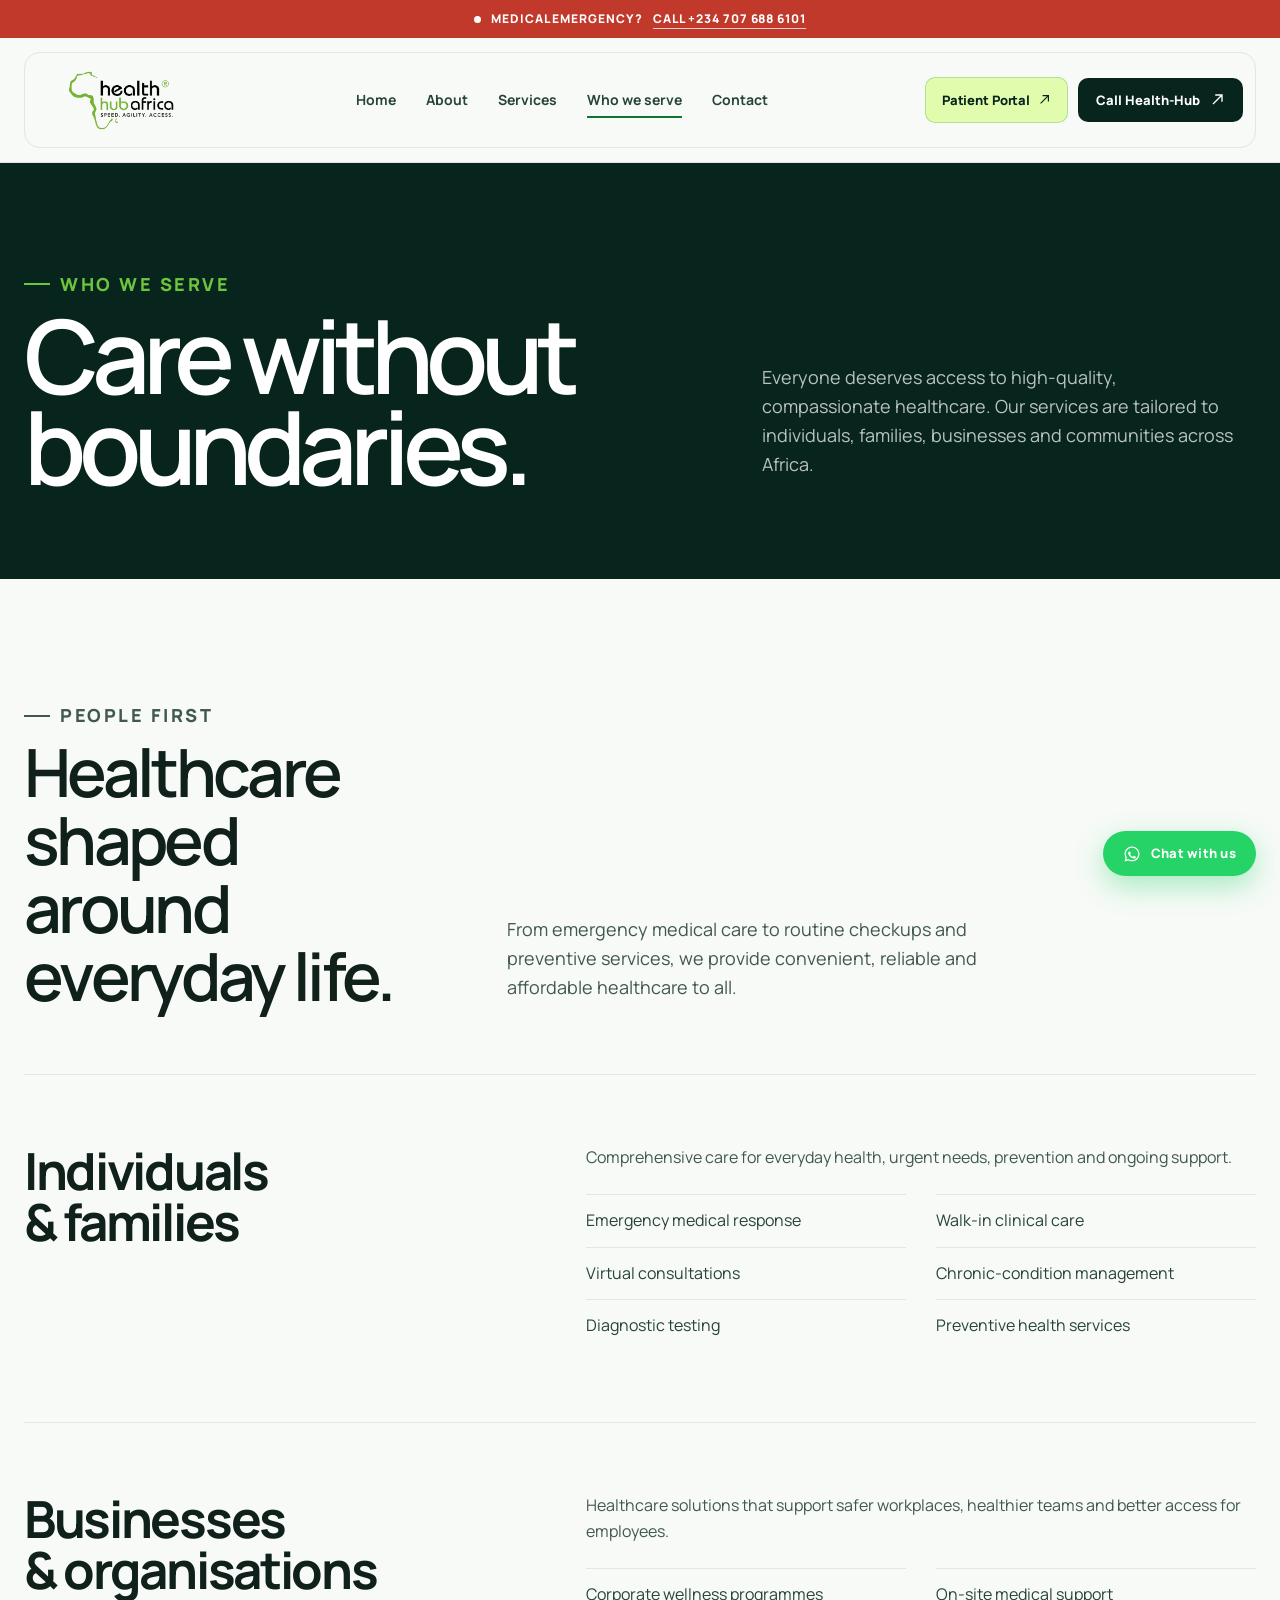
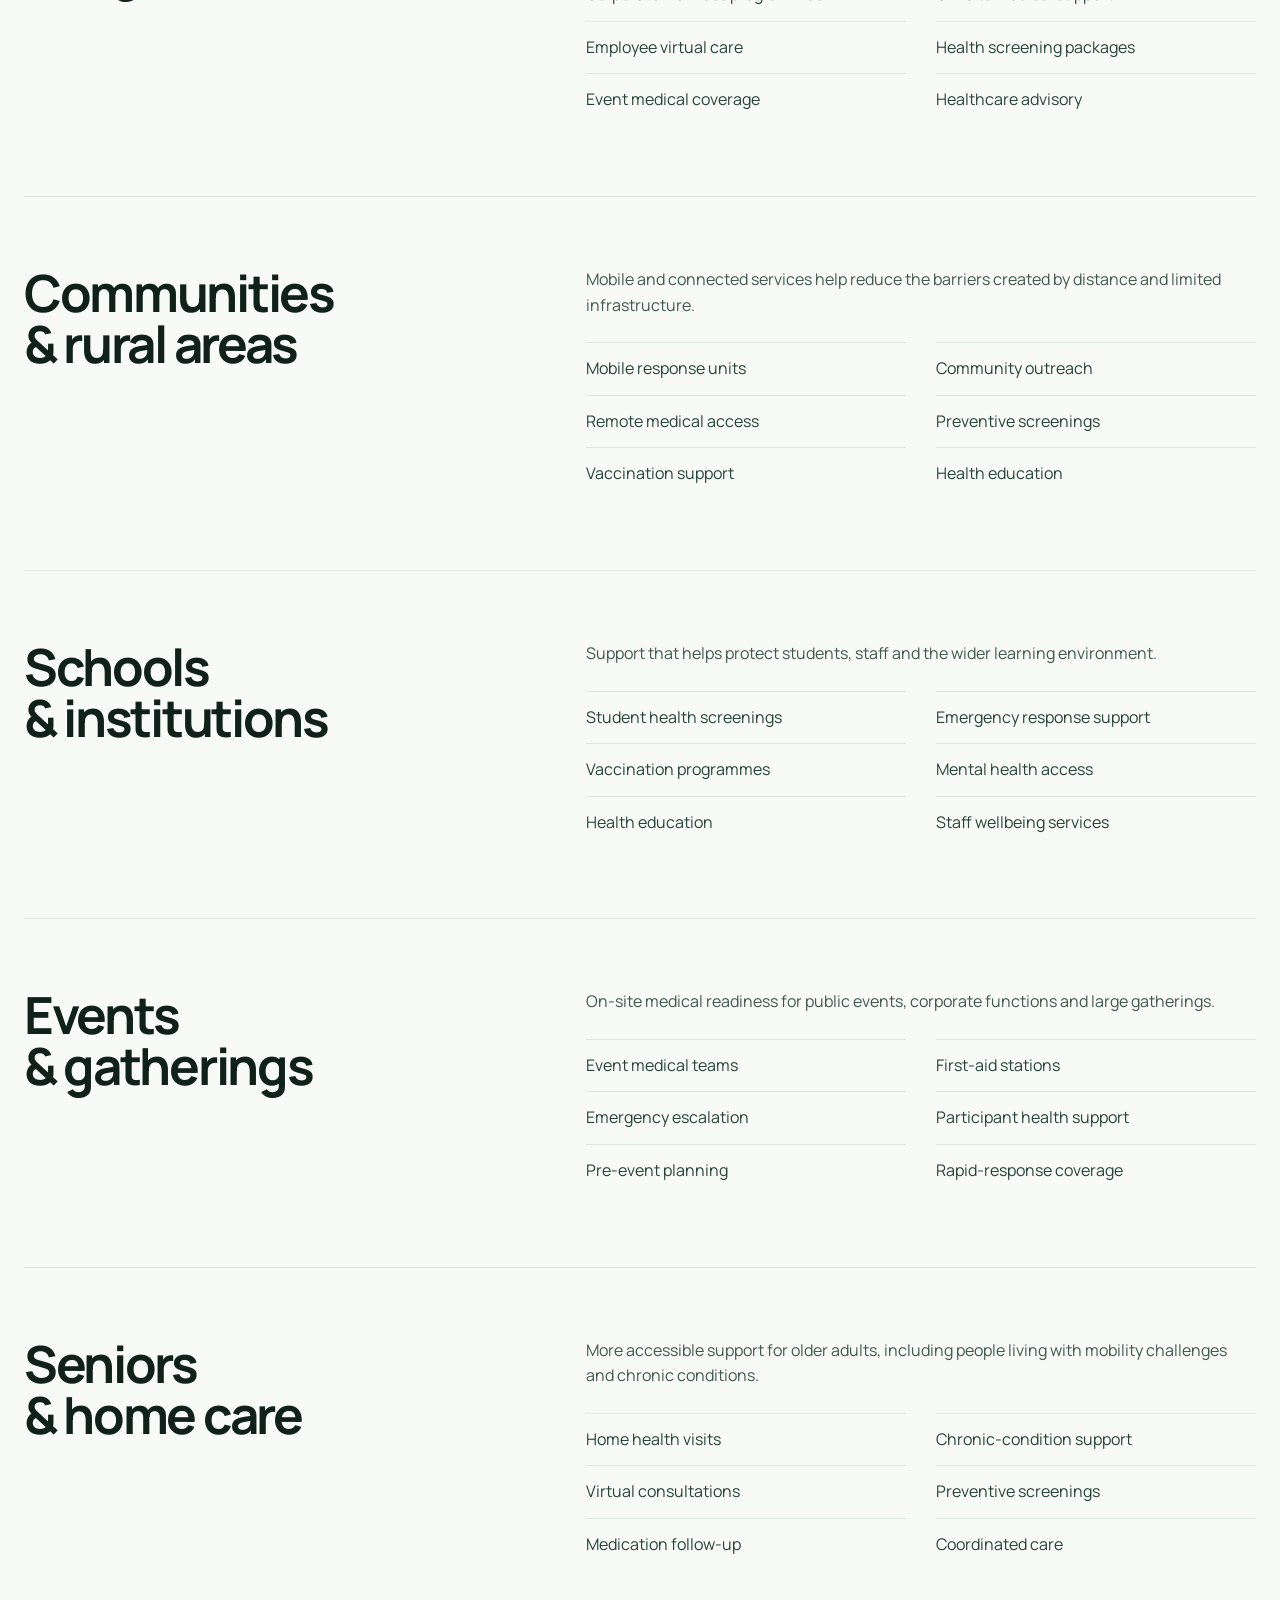
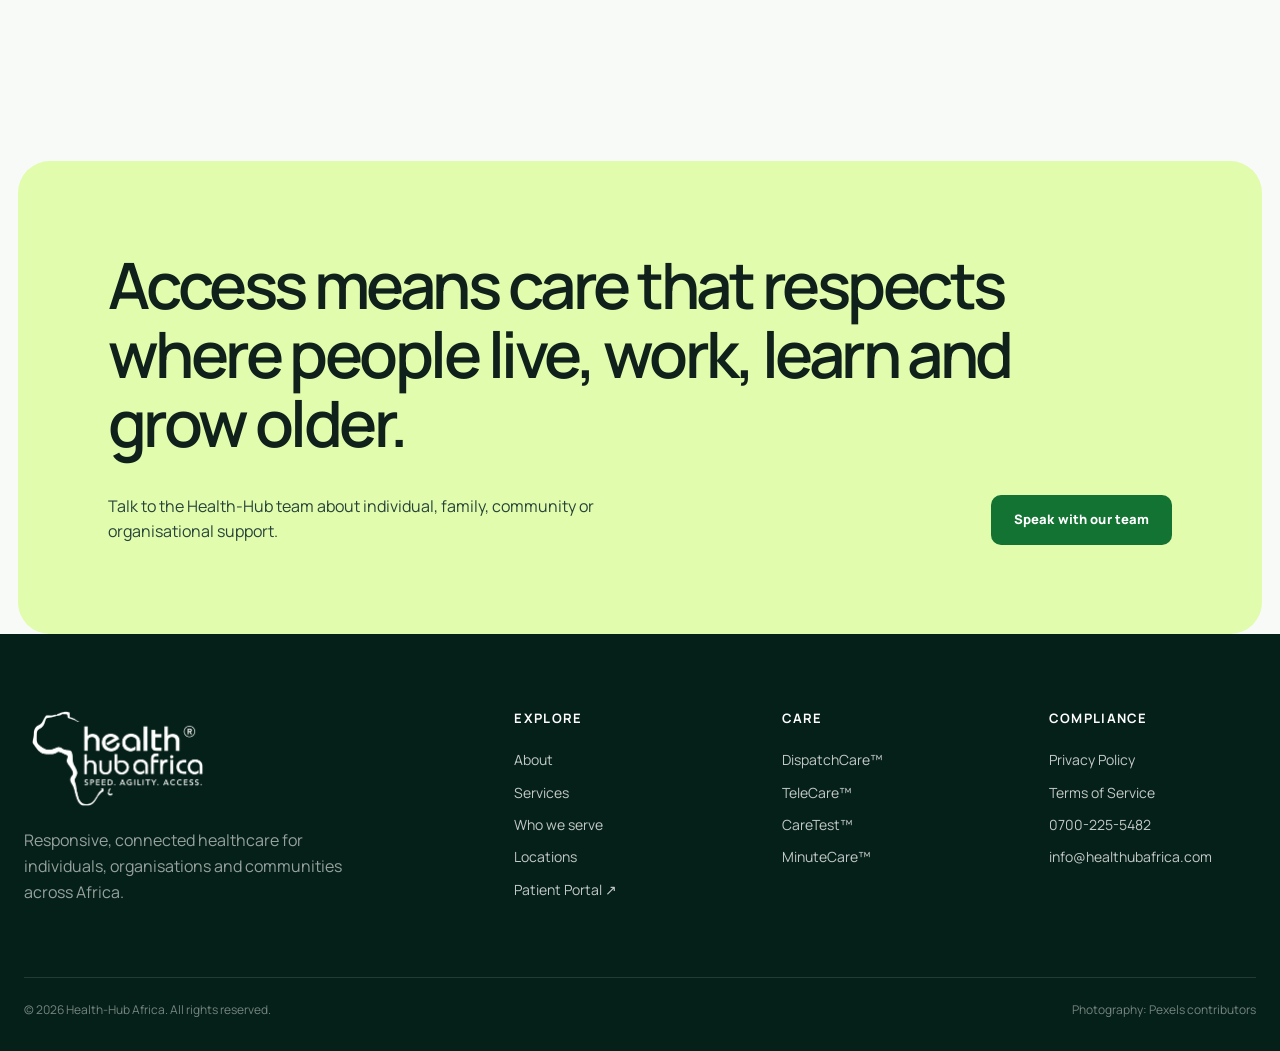
<file: people/index.html>
<!doctype html>
<html lang="en">
<head>
  <meta charset="utf-8">
  <meta name="viewport" content="width=device-width, initial-scale=1">
  <meta name="description" content="Health-Hub Africa supports individuals, families, organisations, schools, communities, events and seniors with responsive, connected healthcare.">
  <meta name="theme-color" content="#07251c">
  <title>Who We Serve | Health-Hub Africa</title>
  <link rel="icon" href="/assets/favicon.svg" type="image/svg+xml">
  <link rel="icon" href="/assets/favicon-32x32.png" type="image/png" sizes="32x32">
  <link rel="icon" href="/assets/favicon.png" type="image/png" sizes="512x512">
  <link rel="apple-touch-icon" href="/assets/apple-touch-icon.png">
  <link rel="canonical" href="https://healthubafrica.com/people">
  <!-- Open Graph -->
  <meta property="og:type" content="website">
  <meta property="og:site_name" content="Health-Hub Africa">
  <meta property="og:title" content="Who We Serve | Health-Hub Africa">
  <meta property="og:description" content="Healthcare shaped around everyday life: individuals, families, businesses, schools, communities and senior care.">
  <meta property="og:url" content="https://healthubafrica.com/people">
  <meta property="og:image" content="https://healthubafrica.com/assets/images/healthhub-logo-color.png">
  <meta property="og:locale" content="en_NG">
  <!-- Twitter -->
  <meta name="twitter:card" content="summary_large_image">
  <meta name="twitter:title" content="Who We Serve | Health-Hub Africa">
  <meta name="twitter:description" content="Healthcare shaped around everyday life: individuals, businesses, schools and communities.">
  <meta name="twitter:image" content="https://healthubafrica.com/assets/images/healthhub-logo-color.png">
  <link rel="preconnect" href="https://fonts.googleapis.com">
  <link rel="preconnect" href="https://fonts.gstatic.com" crossorigin>
  <link href="https://fonts.googleapis.com/css2?family=Manrope:wght@400;500;600;700;800&family=Space+Grotesk:wght@500;600;700&display=swap" rel="stylesheet">
  <link rel="stylesheet" href="/styles.css">
</head>
<body>
  <a class="skip-link" href="#main">Skip to content</a>
  <div class="emergency-bar"><span class="emergency-dot"></span> Medical emergency? <a href="tel:+2347076886101">Call +234 707 688 6101</a></div>

  <header class="site-header inner-header">
    <div class="nav-shell">
      <a class="brand" href="/" aria-label="Health-Hub Africa home">
        <img src="/assets/images/healthhub-logo-color.png" alt="Health-Hub Africa">
      </a>
      <nav class="nav-links" aria-label="Primary navigation">
        <a href="/">Home</a>
        <a href="/about">About</a>
        <a href="/services">Services</a>
        <a class="active" href="/people">Who we serve</a>
        <a href="/contact">Contact</a>
        <a class="nav-portal-mobile" href="https://myvaultplus.com" target="_blank" rel="noopener">Patient Portal (MyHealth Vault+) ↗</a>
      </nav>
      <div class="header-actions">
        <a class="patient-portal-btn" href="https://myvaultplus.com" target="_blank" rel="noopener">
          Patient Portal
          <svg viewBox="0 0 20 20" fill="none" aria-hidden="true"><path d="M4 16 16 4M7 4h9v9" stroke="currentColor" stroke-width="1.8"/></svg>
        </a>
        <a class="header-contact" href="tel:07002255482">Call Health-Hub <svg viewBox="0 0 20 20" fill="none" aria-hidden="true"><path d="M4 16 16 4M7 4h9v9" stroke="currentColor" stroke-width="1.8"/></svg></a>
      </div>
      <button class="menu-toggle" type="button" aria-label="Open navigation" aria-expanded="false"><span></span></button>
    </div>
  </header>

  <main id="main">
    <section class="inner-hero">
      <div class="inner-hero-grid">
        <div>
          <p class="eyebrow">Who we serve</p>
          <h1>Care without<br>boundaries.</h1>
        </div>
        <p>Everyone deserves access to high-quality, compassionate healthcare. Our services are tailored to individuals, families, businesses and communities across Africa.</p>
      </div>
    </section>

    <section class="section">
      <div class="section-inner">
        <div class="section-head reveal">
          <div>
            <p class="eyebrow">People first</p>
            <h2>Healthcare shaped around everyday life.</h2>
          </div>
          <p>From emergency medical care to routine checkups and preventive services, we provide convenient, reliable and affordable healthcare to all.</p>
        </div>

        <div class="people-group reveal">
          <h2>Individuals<br>&amp; families</h2>
          <div>
            <p>Comprehensive care for everyday health, urgent needs, prevention and ongoing support.</p>
            <ul>
              <li>Emergency medical response</li>
              <li>Walk-in clinical care</li>
              <li>Virtual consultations</li>
              <li>Chronic-condition management</li>
              <li>Diagnostic testing</li>
              <li>Preventive health services</li>
            </ul>
          </div>
        </div>

        <div class="people-group reveal">
          <h2>Businesses<br>&amp; organisations</h2>
          <div>
            <p>Healthcare solutions that support safer workplaces, healthier teams and better access for employees.</p>
            <ul>
              <li>Corporate wellness programmes</li>
              <li>On-site medical support</li>
              <li>Employee virtual care</li>
              <li>Health screening packages</li>
              <li>Event medical coverage</li>
              <li>Healthcare advisory</li>
            </ul>
          </div>
        </div>

        <div class="people-group reveal">
          <h2>Communities<br>&amp; rural areas</h2>
          <div>
            <p>Mobile and connected services help reduce the barriers created by distance and limited infrastructure.</p>
            <ul>
              <li>Mobile response units</li>
              <li>Community outreach</li>
              <li>Remote medical access</li>
              <li>Preventive screenings</li>
              <li>Vaccination support</li>
              <li>Health education</li>
            </ul>
          </div>
        </div>

        <div class="people-group reveal">
          <h2>Schools<br>&amp; institutions</h2>
          <div>
            <p>Support that helps protect students, staff and the wider learning environment.</p>
            <ul>
              <li>Student health screenings</li>
              <li>Emergency response support</li>
              <li>Vaccination programmes</li>
              <li>Mental health access</li>
              <li>Health education</li>
              <li>Staff wellbeing services</li>
            </ul>
          </div>
        </div>

        <div class="people-group reveal">
          <h2>Events<br>&amp; gatherings</h2>
          <div>
            <p>On-site medical readiness for public events, corporate functions and large gatherings.</p>
            <ul>
              <li>Event medical teams</li>
              <li>First-aid stations</li>
              <li>Emergency escalation</li>
              <li>Participant health support</li>
              <li>Pre-event planning</li>
              <li>Rapid-response coverage</li>
            </ul>
          </div>
        </div>

        <div class="people-group reveal">
          <h2>Seniors<br>&amp; home care</h2>
          <div>
            <p>More accessible support for older adults, including people living with mobility challenges and chronic conditions.</p>
            <ul>
              <li>Home health visits</li>
              <li>Chronic-condition support</li>
              <li>Virtual consultations</li>
              <li>Preventive screenings</li>
              <li>Medication follow-up</li>
              <li>Coordinated care</li>
            </ul>
          </div>
        </div>
      </div>
    </section>

    <section class="quote-panel reveal">
      <blockquote>Access means care that respects where people live, work, learn and grow older.</blockquote>
      <div class="quote-meta">
        <p>Talk to the Health-Hub team about individual, family, community or organisational support.</p>
        <a class="button" href="/contact">Speak with our team</a>
      </div>
    </section>
  </main>

  <footer class="site-footer">
    <div class="footer-grid">
      <div class="footer-brand">
        <a class="footer-logo" href="/" aria-label="Health-Hub Africa home">
          <img src="/assets/images/healthhub-logo-white.png" alt="Health-Hub Africa">
        </a>
        <p>Responsive, connected healthcare for individuals, organisations and communities across Africa.</p>
      </div>
      <div class="footer-col">
        <h3>Explore</h3>
        <a href="/about">About</a>
        <a href="/services">Services</a>
        <a href="/people">Who we serve</a>
        <a href="/contact">Locations</a>
        <a href="https://myvaultplus.com" target="_blank" rel="noopener">Patient Portal ↗</a>
      </div>
      <div class="footer-col">
        <h3>Care</h3>
        <a href="/services#dispatchcare">DispatchCare™</a>
        <a href="/services#telecare">TeleCare™</a>
        <a href="/services#caretest">CareTest™</a>
        <a href="/services#minutecare">MinuteCare™</a>
      </div>
      <div class="footer-col">
        <h3>Compliance</h3>
        <a href="/privacy">Privacy Policy</a>
        <a href="/terms">Terms of Service</a>
        <a href="tel:07002255482">0700-225-5482</a>
        <a href="mailto:info@healthubafrica.com">info@healthubafrica.com</a>
      </div>
    </div>
    <div class="footer-bottom">
      <span>© <span data-year></span> Health-Hub Africa. All rights reserved.</span>
      <span>Photography: Pexels contributors</span>
    </div>
  </footer>

  <a class="whatsapp-float" href="https://wa.me/2347076886101?text=Hello%20Health-Hub%20Africa%2C%20I%20would%20like%20to%20make%20an%20inquiry" target="_blank" rel="noopener" aria-label="Chat with Health-Hub on WhatsApp">
    <svg viewBox="0 0 24 24" aria-hidden="true"><path d="M12.04 2c-5.46 0-9.91 4.45-9.91 9.91 0 1.75.46 3.45 1.32 4.95L2.05 22l5.25-1.38c1.45.79 3.08 1.21 4.74 1.21 5.46 0 9.91-4.45 9.91-9.91 0-2.65-1.03-5.14-2.9-7.01A9.82 9.82 0 0 0 12.04 2m.01 1.67c2.2 0 4.26.86 5.82 2.42a8.23 8.23 0 0 1 2.41 5.83c0 4.54-3.7 8.24-8.24 8.24-1.48 0-2.93-.4-4.2-1.15l-.3-.18-3.12.82.83-3.04-.2-.31a8.19 8.19 0 0 1-1.26-4.38c0-4.54 3.7-8.24 8.24-8.24m4.52 11.66c-.25-.13-1.47-.72-1.7-.81-.23-.08-.39-.13-.56.13-.17.25-.64.81-.79.97-.14.17-.29.19-.54.06-.25-.13-1.06-.39-2.02-1.24-.75-.67-1.26-1.5-1.4-1.75-.15-.25-.02-.39.11-.51.11-.11.25-.29.38-.44.12-.14.17-.25.25-.42.08-.17.04-.31-.02-.44-.06-.13-.56-1.35-.77-1.85-.2-.49-.41-.42-.56-.43h-.48c-.17 0-.44.06-.67.31-.23.25-.88.86-.88 2.1 0 1.24.9 2.44 1.03 2.61.12.17 1.78 2.72 4.31 3.81.6.26 1.07.42 1.44.53.61.2 1.16.17 1.6.11.49-.07 1.47-.6 1.68-1.18.21-.58.21-1.08.15-1.18-.06-.1-.23-.17-.48-.29z"/></svg>
    <span>Chat with us</span>
  </a>

  <script src="/script.js"></script>
</body>
</html>
</file>
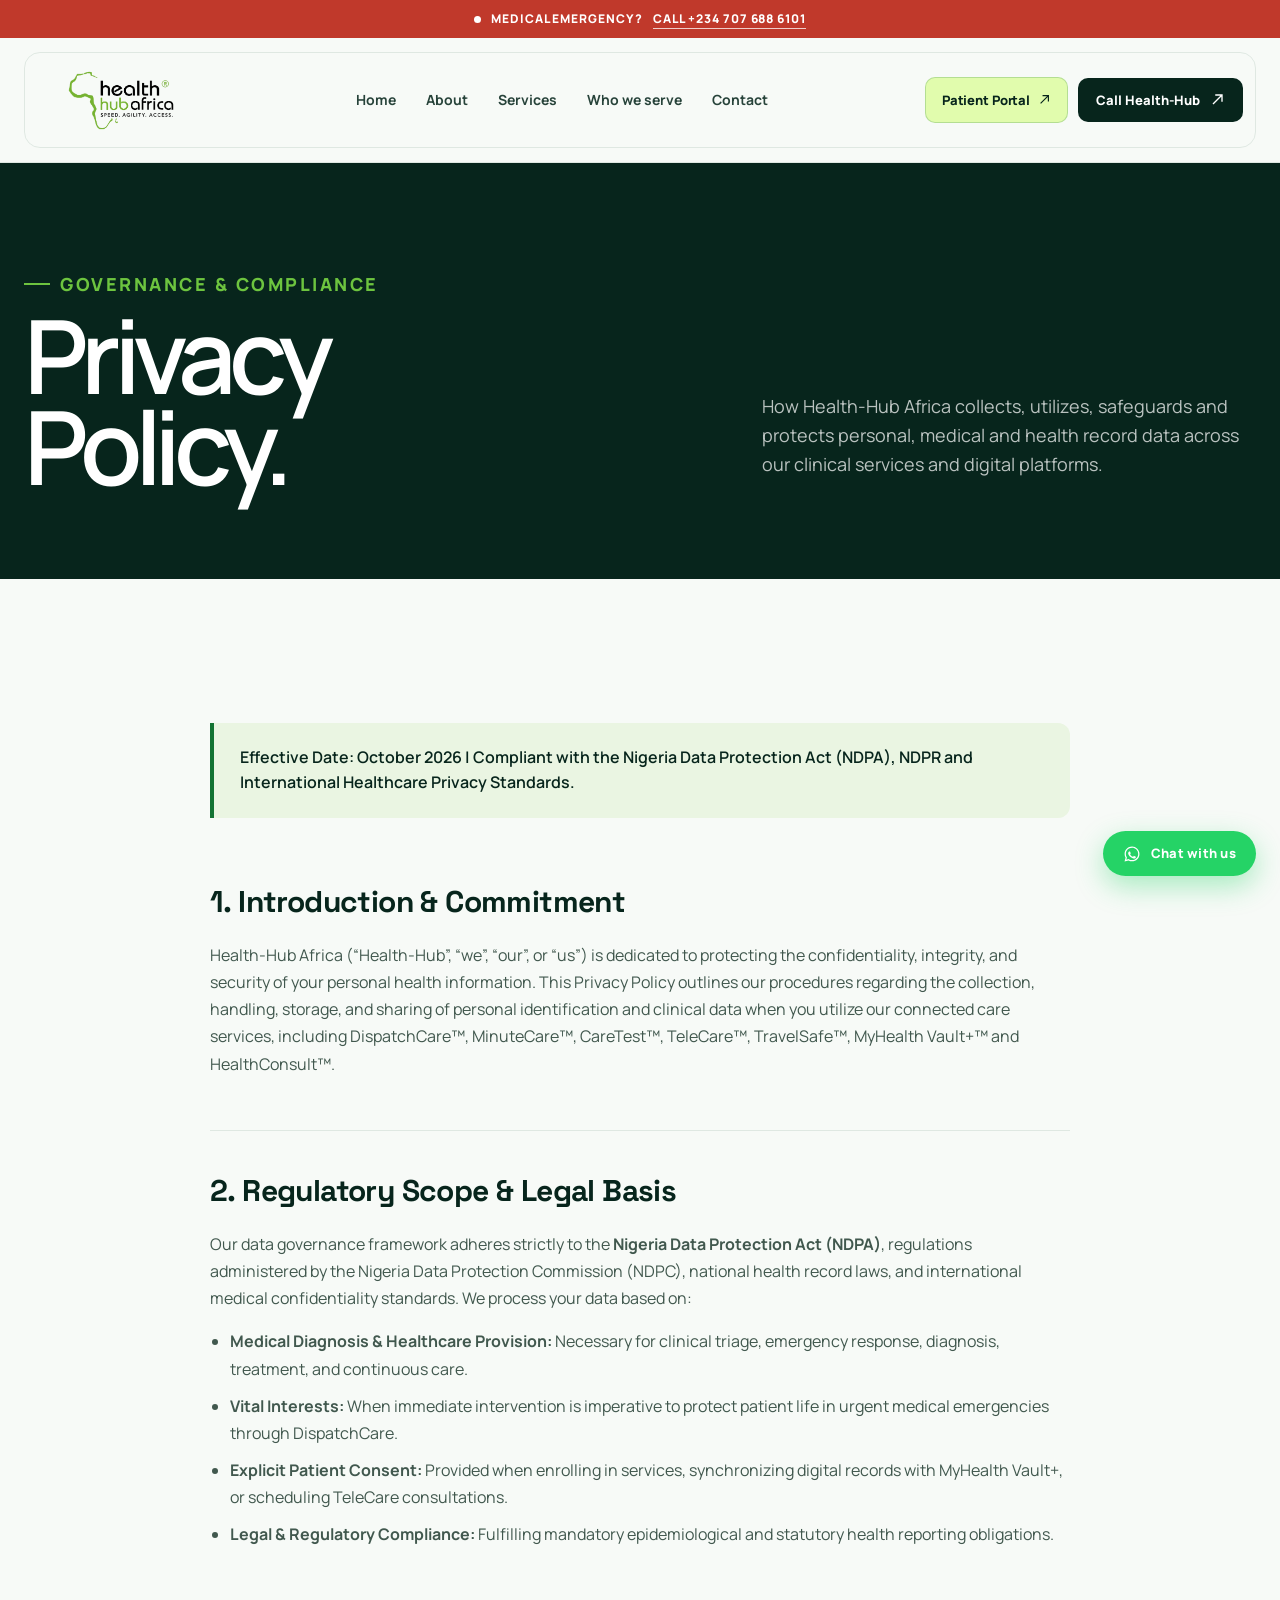
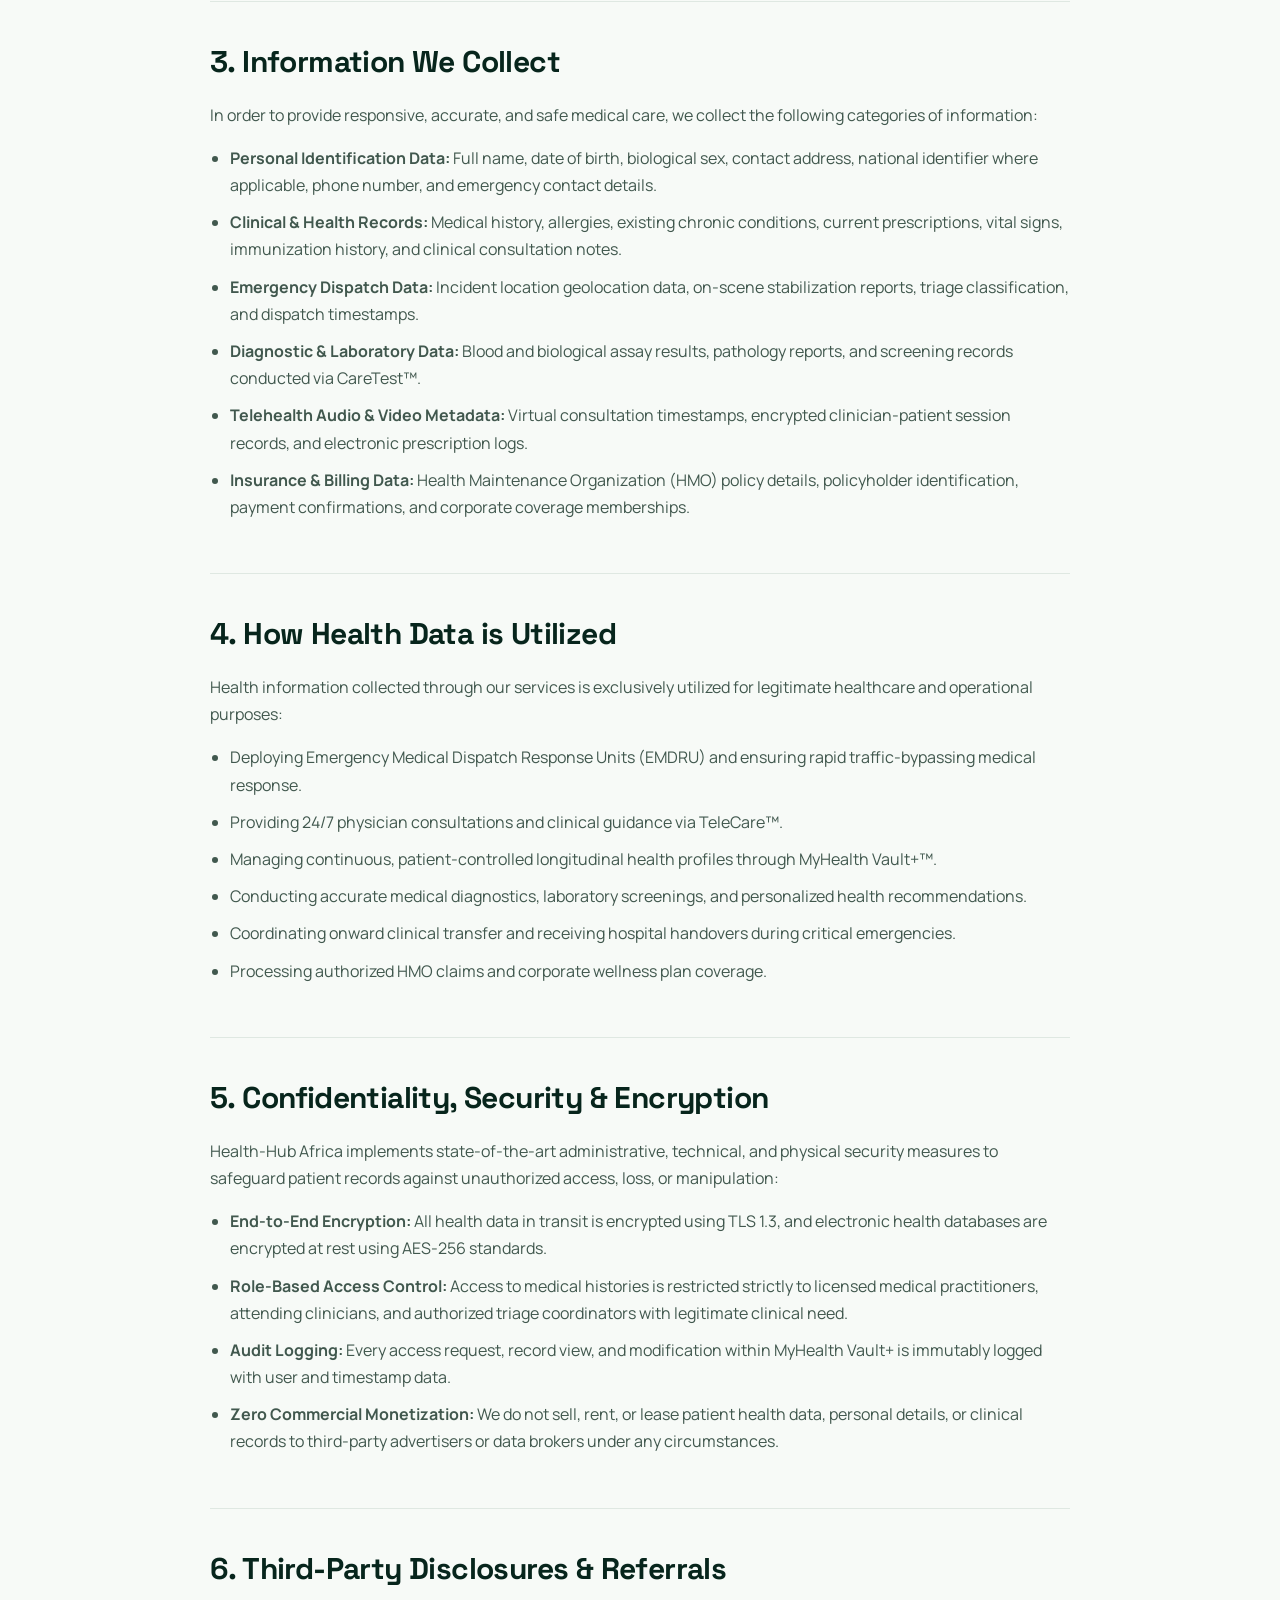
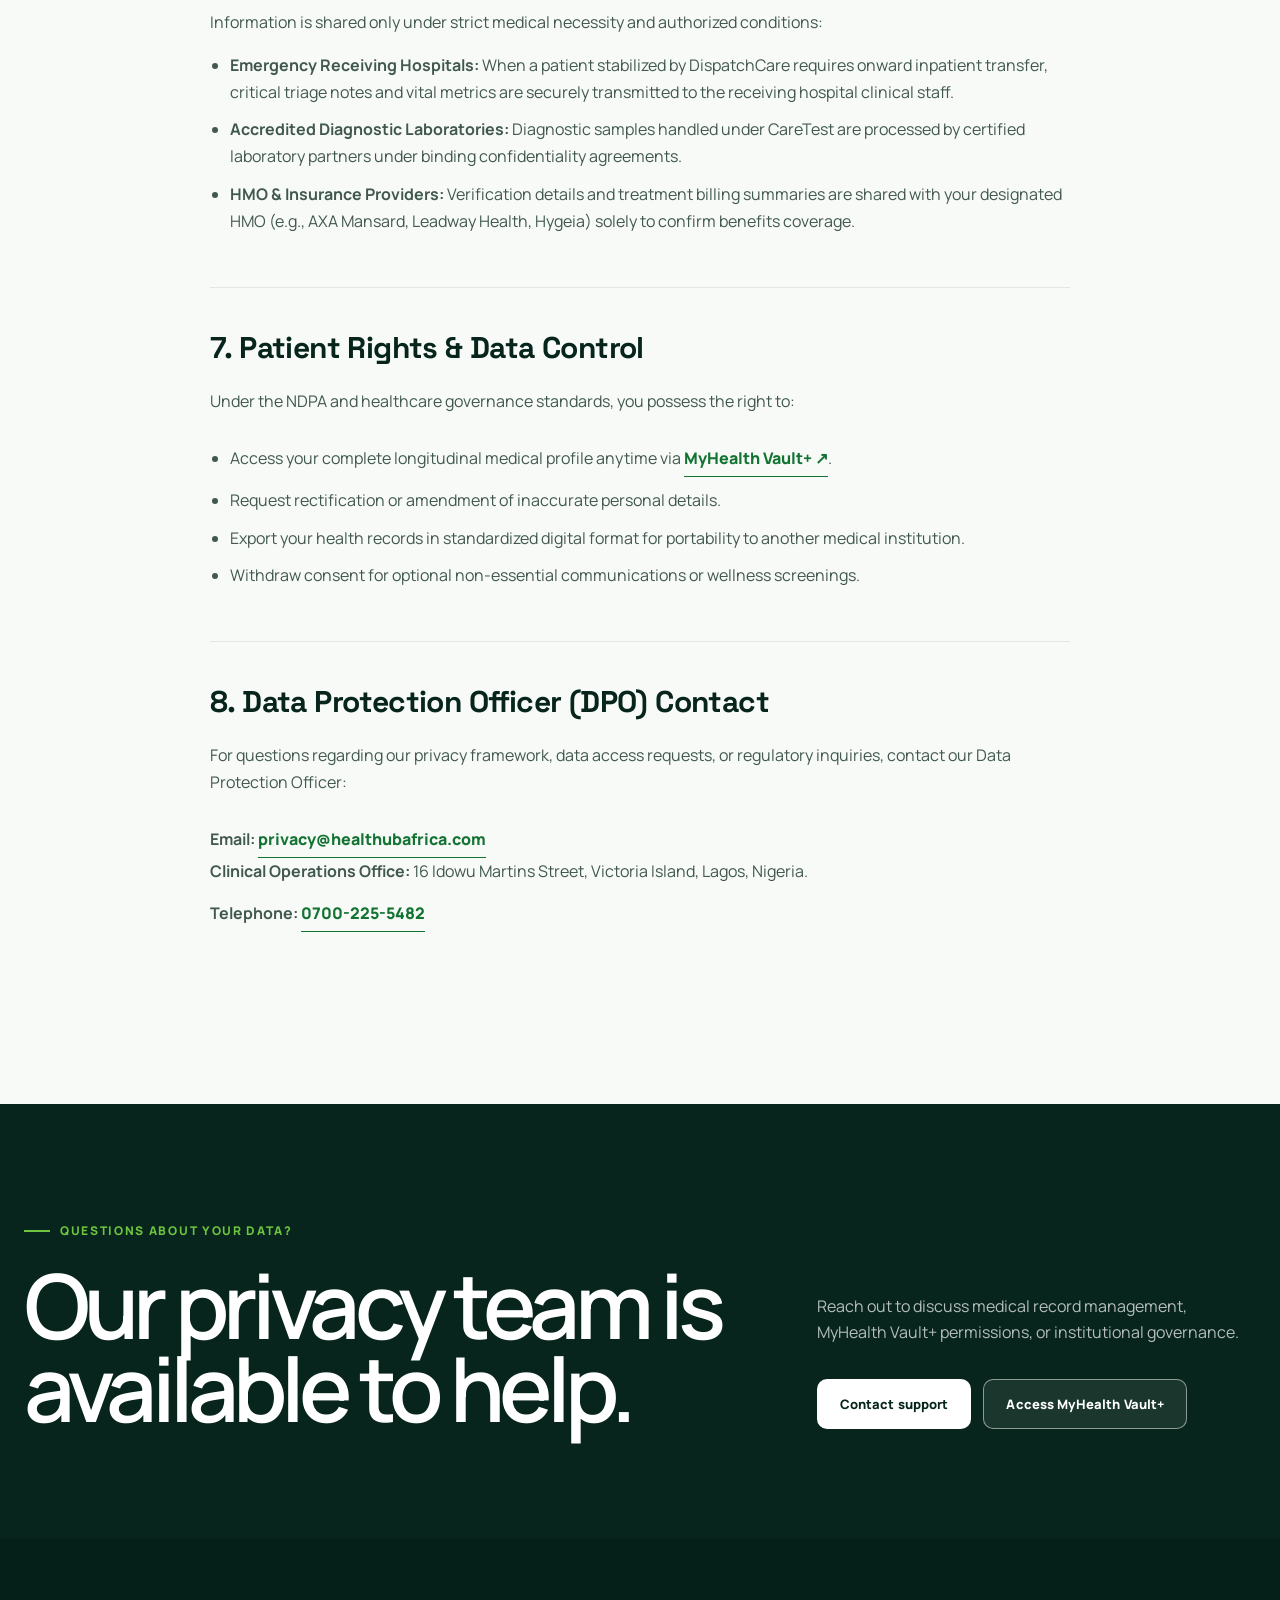
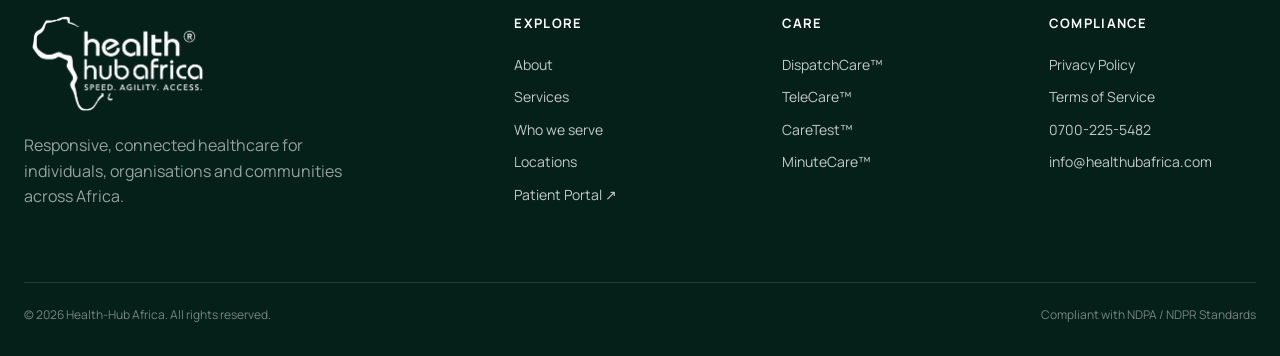
<file: privacy/index.html>
<!doctype html>
<html lang="en">
<head>
  <meta charset="utf-8">
  <meta name="viewport" content="width=device-width, initial-scale=1">
  <meta name="description" content="Health-Hub Africa Privacy Policy. Learn how we safeguard patient personal, clinical and electronic health record data under NDPR and global healthcare privacy standards.">
  <meta name="theme-color" content="#07251c">
  <title>Privacy Policy | Health-Hub Africa</title>
  <link rel="icon" href="/assets/favicon.svg" type="image/svg+xml">
  <link rel="icon" href="/assets/favicon-32x32.png" type="image/png" sizes="32x32">
  <link rel="icon" href="/assets/favicon.png" type="image/png" sizes="512x512">
  <link rel="apple-touch-icon" href="/assets/apple-touch-icon.png">
  <link rel="canonical" href="https://healthubafrica.com/privacy">
  <!-- Open Graph / Facebook / WhatsApp -->
  <meta property="og:type" content="website">
  <meta property="og:site_name" content="Health-Hub Africa">
  <meta property="og:title" content="Privacy Policy | Health-Hub Africa">
  <meta property="og:description" content="Learn how Health-Hub Africa safeguards patient personal, clinical and electronic health record data under NDPR and healthcare privacy standards.">
  <meta property="og:url" content="https://healthubafrica.com/privacy">
  <meta property="og:image" content="https://healthubafrica.com/assets/images/healthhub-logo-color.png">
  <meta property="og:locale" content="en_NG">
  <!-- Twitter -->
  <meta name="twitter:card" content="summary_large_image">
  <meta name="twitter:title" content="Privacy Policy | Health-Hub Africa">
  <meta name="twitter:description" content="Learn how Health-Hub Africa safeguards patient personal, clinical and electronic health record data.">
  <meta name="twitter:image" content="https://healthubafrica.com/assets/images/healthhub-logo-color.png">
  <link rel="preconnect" href="https://fonts.googleapis.com">
  <link rel="preconnect" href="https://fonts.gstatic.com" crossorigin>
  <link href="https://fonts.googleapis.com/css2?family=Manrope:wght@400;500;600;700;800&family=Space+Grotesk:wght@500;600;700&display=swap" rel="stylesheet">
  <link rel="stylesheet" href="/styles.css">
</head>
<body>
  <a class="skip-link" href="#main">Skip to content</a>
  <div class="emergency-bar"><span class="emergency-dot"></span> Medical emergency? <a href="tel:+2347076886101">Call +234 707 688 6101</a></div>

  <header class="site-header inner-header">
    <div class="nav-shell">
      <a class="brand" href="/" aria-label="Health-Hub Africa home">
        <img src="/assets/images/healthhub-logo-color.png" alt="Health-Hub Africa">
      </a>
      <nav class="nav-links" aria-label="Primary navigation">
        <a href="/">Home</a>
        <a href="/about">About</a>
        <a href="/services">Services</a>
        <a href="/people">Who we serve</a>
        <a href="/contact">Contact</a>
        <a class="nav-portal-mobile" href="https://myvaultplus.com" target="_blank" rel="noopener">Patient Portal (MyHealth Vault+) ↗</a>
      </nav>
      <div class="header-actions">
        <a class="patient-portal-btn" href="https://myvaultplus.com" target="_blank" rel="noopener">
          Patient Portal
          <svg viewBox="0 0 20 20" fill="none" aria-hidden="true"><path d="M4 16 16 4M7 4h9v9" stroke="currentColor" stroke-width="1.8"/></svg>
        </a>
        <a class="header-contact" href="tel:07002255482">Call Health-Hub <svg viewBox="0 0 20 20" fill="none" aria-hidden="true"><path d="M4 16 16 4M7 4h9v9" stroke="currentColor" stroke-width="1.8"/></svg></a>
      </div>
      <button class="menu-toggle" type="button" aria-label="Open navigation" aria-expanded="false"><span></span></button>
    </div>
  </header>

  <main id="main">
    <section class="inner-hero">
      <div class="inner-hero-grid">
        <div>
          <p class="eyebrow">Governance &amp; compliance</p>
          <h1>Privacy<br>Policy.</h1>
        </div>
        <p>How Health-Hub Africa collects, utilizes, safeguards and protects personal, medical and health record data across our clinical services and digital platforms.</p>
      </div>
    </section>

    <section class="section">
      <div class="section-inner legal-shell">
        <div class="legal-highlight reveal">
          <p>Effective Date: October 2026 | Compliant with the Nigeria Data Protection Act (NDPA), NDPR and International Healthcare Privacy Standards.</p>
        </div>

        <article class="legal-section reveal">
          <h2>1. Introduction &amp; Commitment</h2>
          <p>Health-Hub Africa (“Health-Hub”, “we”, “our”, or “us”) is dedicated to protecting the confidentiality, integrity, and security of your personal health information. This Privacy Policy outlines our procedures regarding the collection, handling, storage, and sharing of personal identification and clinical data when you utilize our connected care services, including DispatchCare™, MinuteCare™, CareTest™, TeleCare™, TravelSafe™, MyHealth Vault+™ and HealthConsult™.</p>
        </article>

        <article class="legal-section reveal">
          <h2>2. Regulatory Scope &amp; Legal Basis</h2>
          <p>Our data governance framework adheres strictly to the <strong>Nigeria Data Protection Act (NDPA)</strong>, regulations administered by the Nigeria Data Protection Commission (NDPC), national health record laws, and international medical confidentiality standards. We process your data based on:</p>
          <ul>
            <li><strong>Medical Diagnosis &amp; Healthcare Provision:</strong> Necessary for clinical triage, emergency response, diagnosis, treatment, and continuous care.</li>
            <li><strong>Vital Interests:</strong> When immediate intervention is imperative to protect patient life in urgent medical emergencies through DispatchCare.</li>
            <li><strong>Explicit Patient Consent:</strong> Provided when enrolling in services, synchronizing digital records with MyHealth Vault+, or scheduling TeleCare consultations.</li>
            <li><strong>Legal &amp; Regulatory Compliance:</strong> Fulfilling mandatory epidemiological and statutory health reporting obligations.</li>
          </ul>
        </article>

        <article class="legal-section reveal">
          <h2>3. Information We Collect</h2>
          <p>In order to provide responsive, accurate, and safe medical care, we collect the following categories of information:</p>
          <ul>
            <li><strong>Personal Identification Data:</strong> Full name, date of birth, biological sex, contact address, national identifier where applicable, phone number, and emergency contact details.</li>
            <li><strong>Clinical &amp; Health Records:</strong> Medical history, allergies, existing chronic conditions, current prescriptions, vital signs, immunization history, and clinical consultation notes.</li>
            <li><strong>Emergency Dispatch Data:</strong> Incident location geolocation data, on-scene stabilization reports, triage classification, and dispatch timestamps.</li>
            <li><strong>Diagnostic &amp; Laboratory Data:</strong> Blood and biological assay results, pathology reports, and screening records conducted via CareTest™.</li>
            <li><strong>Telehealth Audio &amp; Video Metadata:</strong> Virtual consultation timestamps, encrypted clinician-patient session records, and electronic prescription logs.</li>
            <li><strong>Insurance &amp; Billing Data:</strong> Health Maintenance Organization (HMO) policy details, policyholder identification, payment confirmations, and corporate coverage memberships.</li>
          </ul>
        </article>

        <article class="legal-section reveal">
          <h2>4. How Health Data is Utilized</h2>
          <p>Health information collected through our services is exclusively utilized for legitimate healthcare and operational purposes:</p>
          <ul>
            <li>Deploying Emergency Medical Dispatch Response Units (EMDRU) and ensuring rapid traffic-bypassing medical response.</li>
            <li>Providing 24/7 physician consultations and clinical guidance via TeleCare™.</li>
            <li>Managing continuous, patient-controlled longitudinal health profiles through MyHealth Vault+™.</li>
            <li>Conducting accurate medical diagnostics, laboratory screenings, and personalized health recommendations.</li>
            <li>Coordinating onward clinical transfer and receiving hospital handovers during critical emergencies.</li>
            <li>Processing authorized HMO claims and corporate wellness plan coverage.</li>
          </ul>
        </article>

        <article class="legal-section reveal">
          <h2>5. Confidentiality, Security &amp; Encryption</h2>
          <p>Health-Hub Africa implements state-of-the-art administrative, technical, and physical security measures to safeguard patient records against unauthorized access, loss, or manipulation:</p>
          <ul>
            <li><strong>End-to-End Encryption:</strong> All health data in transit is encrypted using TLS 1.3, and electronic health databases are encrypted at rest using AES-256 standards.</li>
            <li><strong>Role-Based Access Control:</strong> Access to medical histories is restricted strictly to licensed medical practitioners, attending clinicians, and authorized triage coordinators with legitimate clinical need.</li>
            <li><strong>Audit Logging:</strong> Every access request, record view, and modification within MyHealth Vault+ is immutably logged with user and timestamp data.</li>
            <li><strong>Zero Commercial Monetization:</strong> We do not sell, rent, or lease patient health data, personal details, or clinical records to third-party advertisers or data brokers under any circumstances.</li>
          </ul>
        </article>

        <article class="legal-section reveal">
          <h2>6. Third-Party Disclosures &amp; Referrals</h2>
          <p>Information is shared only under strict medical necessity and authorized conditions:</p>
          <ul>
            <li><strong>Emergency Receiving Hospitals:</strong> When a patient stabilized by DispatchCare requires onward inpatient transfer, critical triage notes and vital metrics are securely transmitted to the receiving hospital clinical staff.</li>
            <li><strong>Accredited Diagnostic Laboratories:</strong> Diagnostic samples handled under CareTest are processed by certified laboratory partners under binding confidentiality agreements.</li>
            <li><strong>HMO &amp; Insurance Providers:</strong> Verification details and treatment billing summaries are shared with your designated HMO (e.g., AXA Mansard, Leadway Health, Hygeia) solely to confirm benefits coverage.</li>
          </ul>
        </article>

        <article class="legal-section reveal">
          <h2>7. Patient Rights &amp; Data Control</h2>
          <p>Under the NDPA and healthcare governance standards, you possess the right to:</p>
          <ul>
            <li>Access your complete longitudinal medical profile anytime via <a class="text-link" href="https://myvaultplus.com" target="_blank" rel="noopener">MyHealth Vault+ ↗</a>.</li>
            <li>Request rectification or amendment of inaccurate personal details.</li>
            <li>Export your health records in standardized digital format for portability to another medical institution.</li>
            <li>Withdraw consent for optional non-essential communications or wellness screenings.</li>
          </ul>
        </article>

        <article class="legal-section reveal">
          <h2>8. Data Protection Officer (DPO) Contact</h2>
          <p>For questions regarding our privacy framework, data access requests, or regulatory inquiries, contact our Data Protection Officer:</p>
          <p><strong>Email:</strong> <a class="text-link" href="mailto:privacy@healthubafrica.com">privacy@healthubafrica.com</a><br>
          <strong>Clinical Operations Office:</strong> 16 Idowu Martins Street, Victoria Island, Lagos, Nigeria.<br>
          <strong>Telephone:</strong> <a class="text-link" href="tel:07002255482">0700-225-5482</a></p>
        </article>
      </div>
    </section>

    <section class="contact-band">
      <div class="contact-band-inner reveal">
        <div>
          <p class="eyebrow">Questions about your data?</p>
          <h2>Our privacy team is available to help.</h2>
        </div>
        <div class="contact-band-copy">
          <p>Reach out to discuss medical record management, MyHealth Vault+ permissions, or institutional governance.</p>
          <div class="hero-actions">
            <a class="button button-light" href="/contact">Contact support</a>
            <a class="button button-outline" href="https://myvaultplus.com" target="_blank" rel="noopener">Access MyHealth Vault+</a>
          </div>
        </div>
      </div>
    </section>
  </main>

  <footer class="site-footer">
    <div class="footer-grid">
      <div class="footer-brand">
        <a class="footer-logo" href="/" aria-label="Health-Hub Africa home">
          <img src="/assets/images/healthhub-logo-white.png" alt="Health-Hub Africa">
        </a>
        <p>Responsive, connected healthcare for individuals, organisations and communities across Africa.</p>
      </div>
      <div class="footer-col">
        <h3>Explore</h3>
        <a href="/about">About</a>
        <a href="/services">Services</a>
        <a href="/people">Who we serve</a>
        <a href="/contact">Locations</a>
        <a href="https://myvaultplus.com" target="_blank" rel="noopener">Patient Portal ↗</a>
      </div>
      <div class="footer-col">
        <h3>Care</h3>
        <a href="/services#dispatchcare">DispatchCare™</a>
        <a href="/services#telecare">TeleCare™</a>
        <a href="/services#caretest">CareTest™</a>
        <a href="/services#minutecare">MinuteCare™</a>
      </div>
      <div class="footer-col">
        <h3>Compliance</h3>
        <a href="/privacy">Privacy Policy</a>
        <a href="/terms">Terms of Service</a>
        <a href="tel:07002255482">0700-225-5482</a>
        <a href="mailto:info@healthubafrica.com">info@healthubafrica.com</a>
      </div>
    </div>
    <div class="footer-bottom">
      <span>© <span data-year></span> Health-Hub Africa. All rights reserved.</span>
      <span>Compliant with NDPA / NDPR Standards</span>
    </div>
  </footer>

  <a class="whatsapp-float" href="https://wa.me/2347076886101?text=Hello%20Health-Hub%20Africa%2C%20I%20would%20like%20to%20make%20an%20inquiry" target="_blank" rel="noopener" aria-label="Chat with Health-Hub on WhatsApp">
    <svg viewBox="0 0 24 24" aria-hidden="true"><path d="M12.04 2c-5.46 0-9.91 4.45-9.91 9.91 0 1.75.46 3.45 1.32 4.95L2.05 22l5.25-1.38c1.45.79 3.08 1.21 4.74 1.21 5.46 0 9.91-4.45 9.91-9.91 0-2.65-1.03-5.14-2.9-7.01A9.82 9.82 0 0 0 12.04 2m.01 1.67c2.2 0 4.26.86 5.82 2.42a8.23 8.23 0 0 1 2.41 5.83c0 4.54-3.7 8.24-8.24 8.24-1.48 0-2.93-.4-4.2-1.15l-.3-.18-3.12.82.83-3.04-.2-.31a8.19 8.19 0 0 1-1.26-4.38c0-4.54 3.7-8.24 8.24-8.24m4.52 11.66c-.25-.13-1.47-.72-1.7-.81-.23-.08-.39-.13-.56.13-.17.25-.64.81-.79.97-.14.17-.29.19-.54.06-.25-.13-1.06-.39-2.02-1.24-.75-.67-1.26-1.5-1.4-1.75-.15-.25-.02-.39.11-.51.11-.11.25-.29.38-.44.12-.14.17-.25.25-.42.08-.17.04-.31-.02-.44-.06-.13-.56-1.35-.77-1.85-.2-.49-.41-.42-.56-.43h-.48c-.17 0-.44.06-.67.31-.23.25-.88.86-.88 2.1 0 1.24.9 2.44 1.03 2.61.12.17 1.78 2.72 4.31 3.81.6.26 1.07.42 1.44.53.61.2 1.16.17 1.6.11.49-.07 1.47-.6 1.68-1.18.21-.58.21-1.08.15-1.18-.06-.1-.23-.17-.48-.29z"/></svg>
    <span>Chat with us</span>
  </a>

  <script src="/script.js"></script>
</body>
</html>
</file>
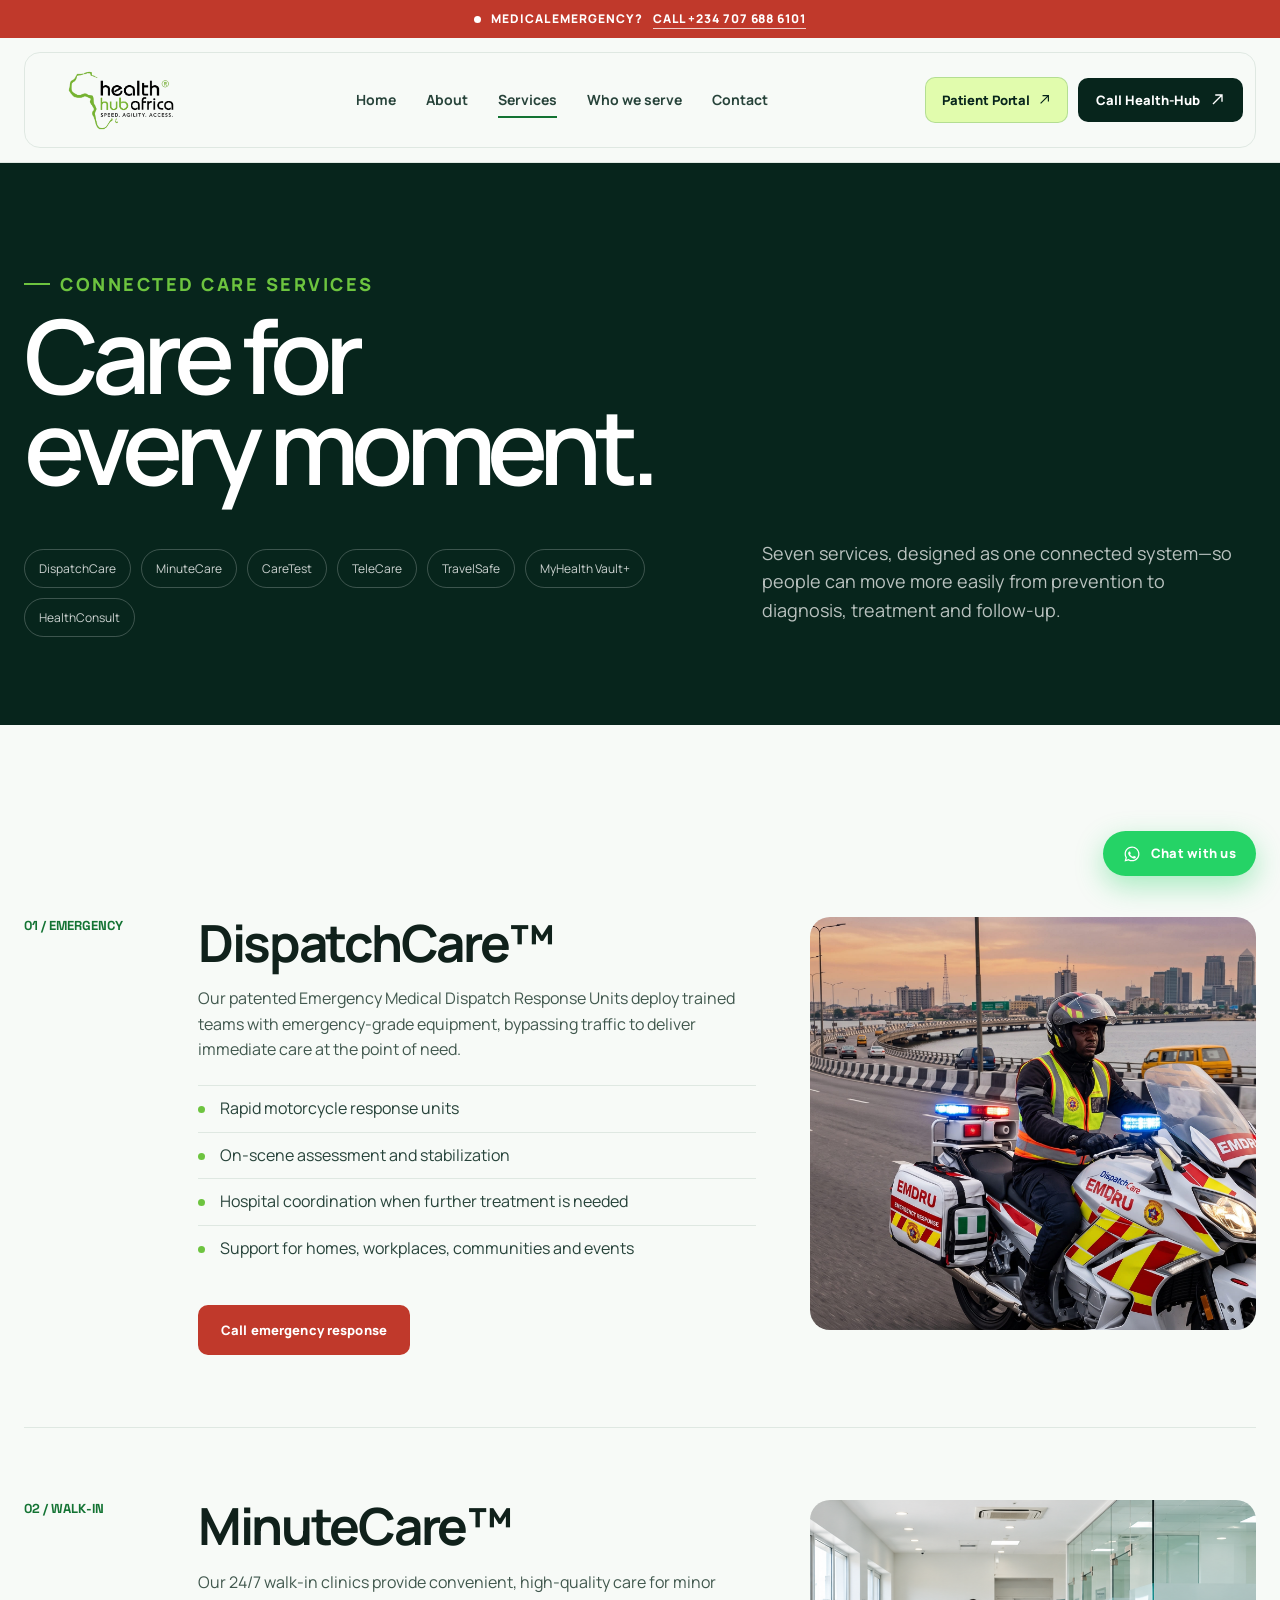
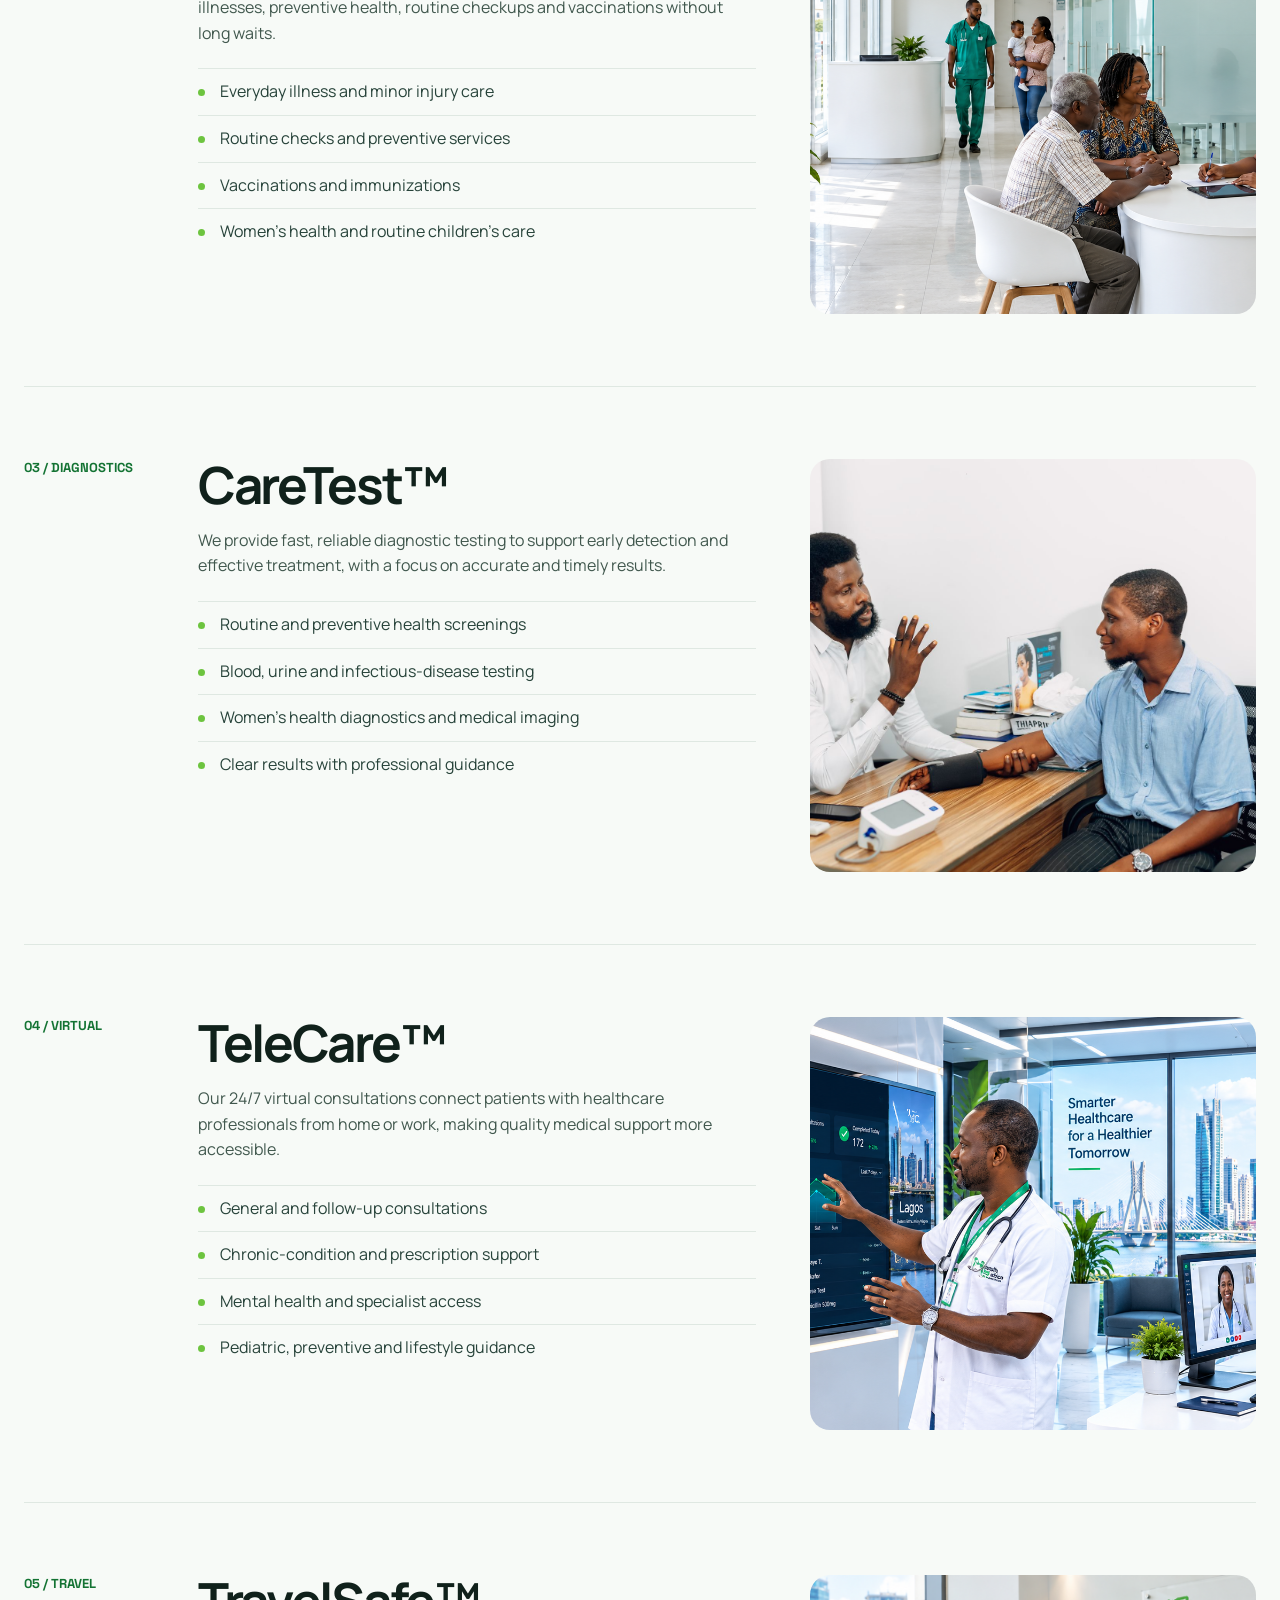
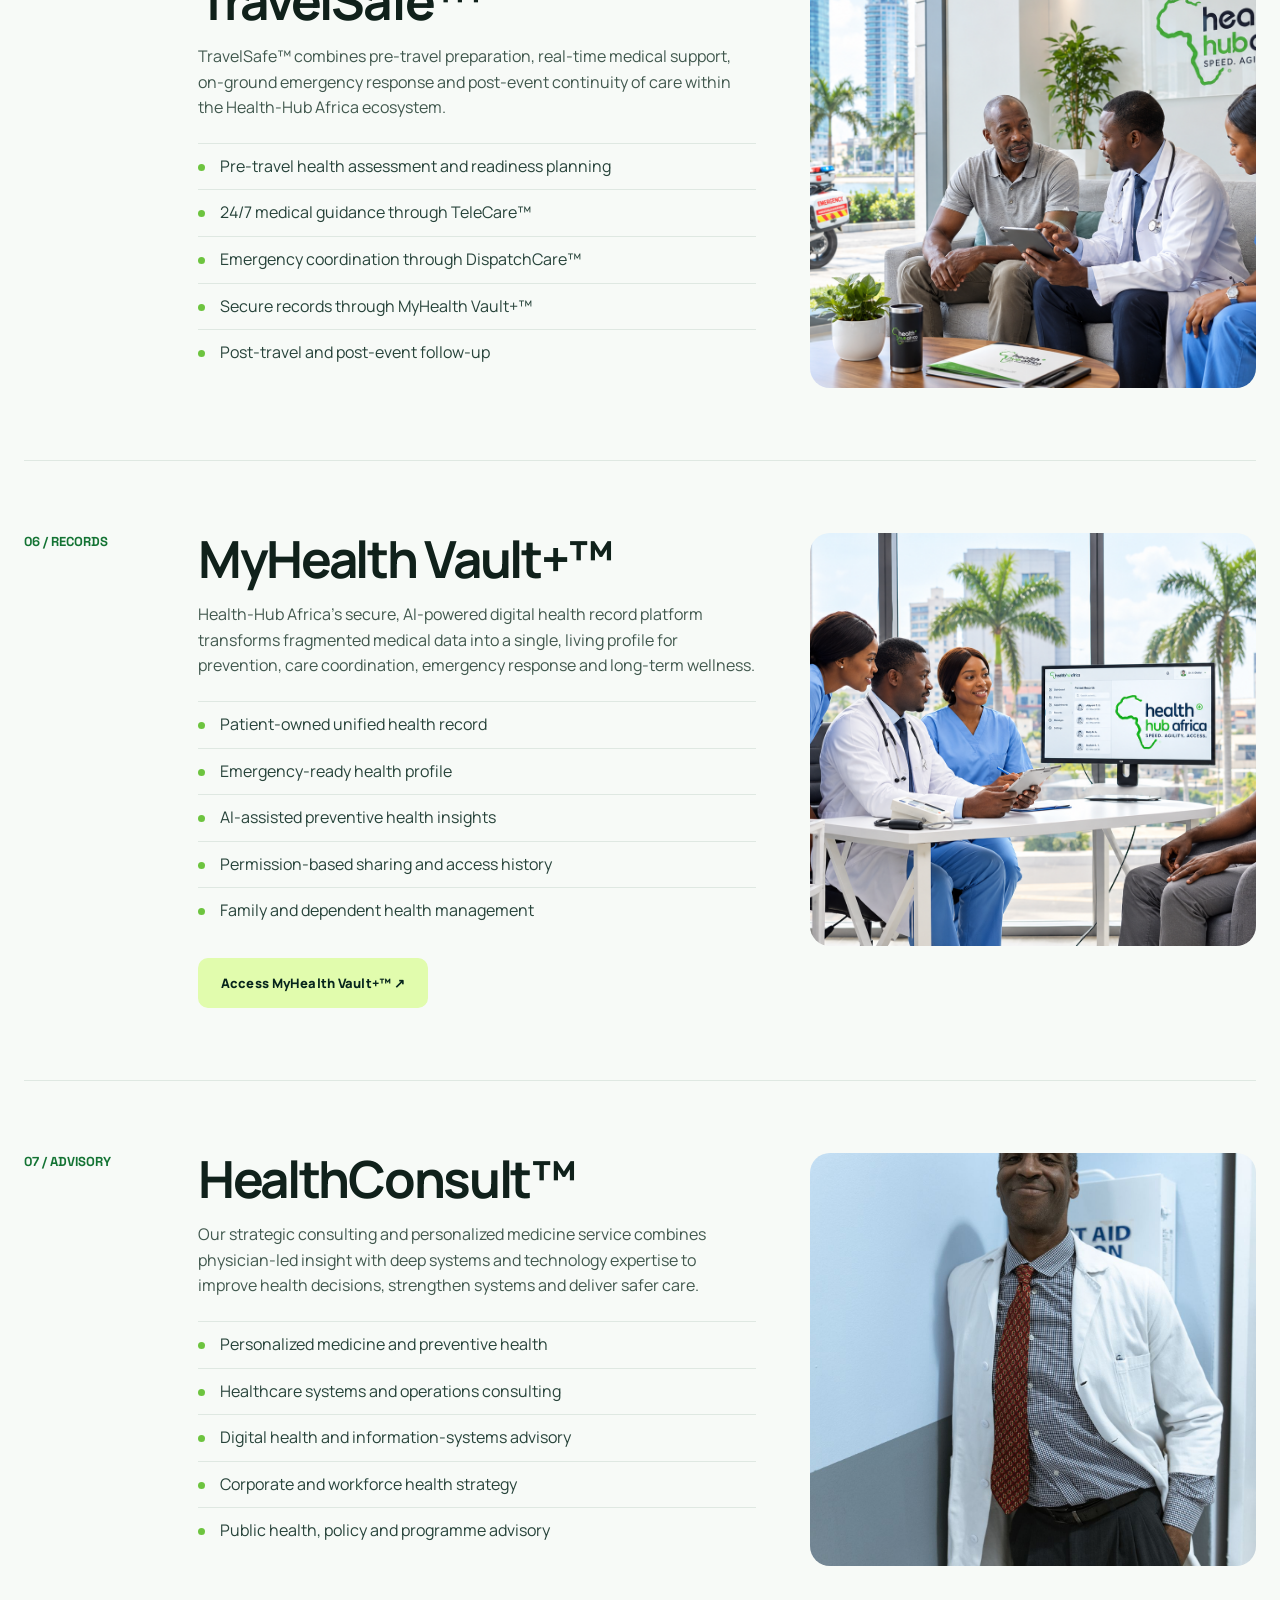
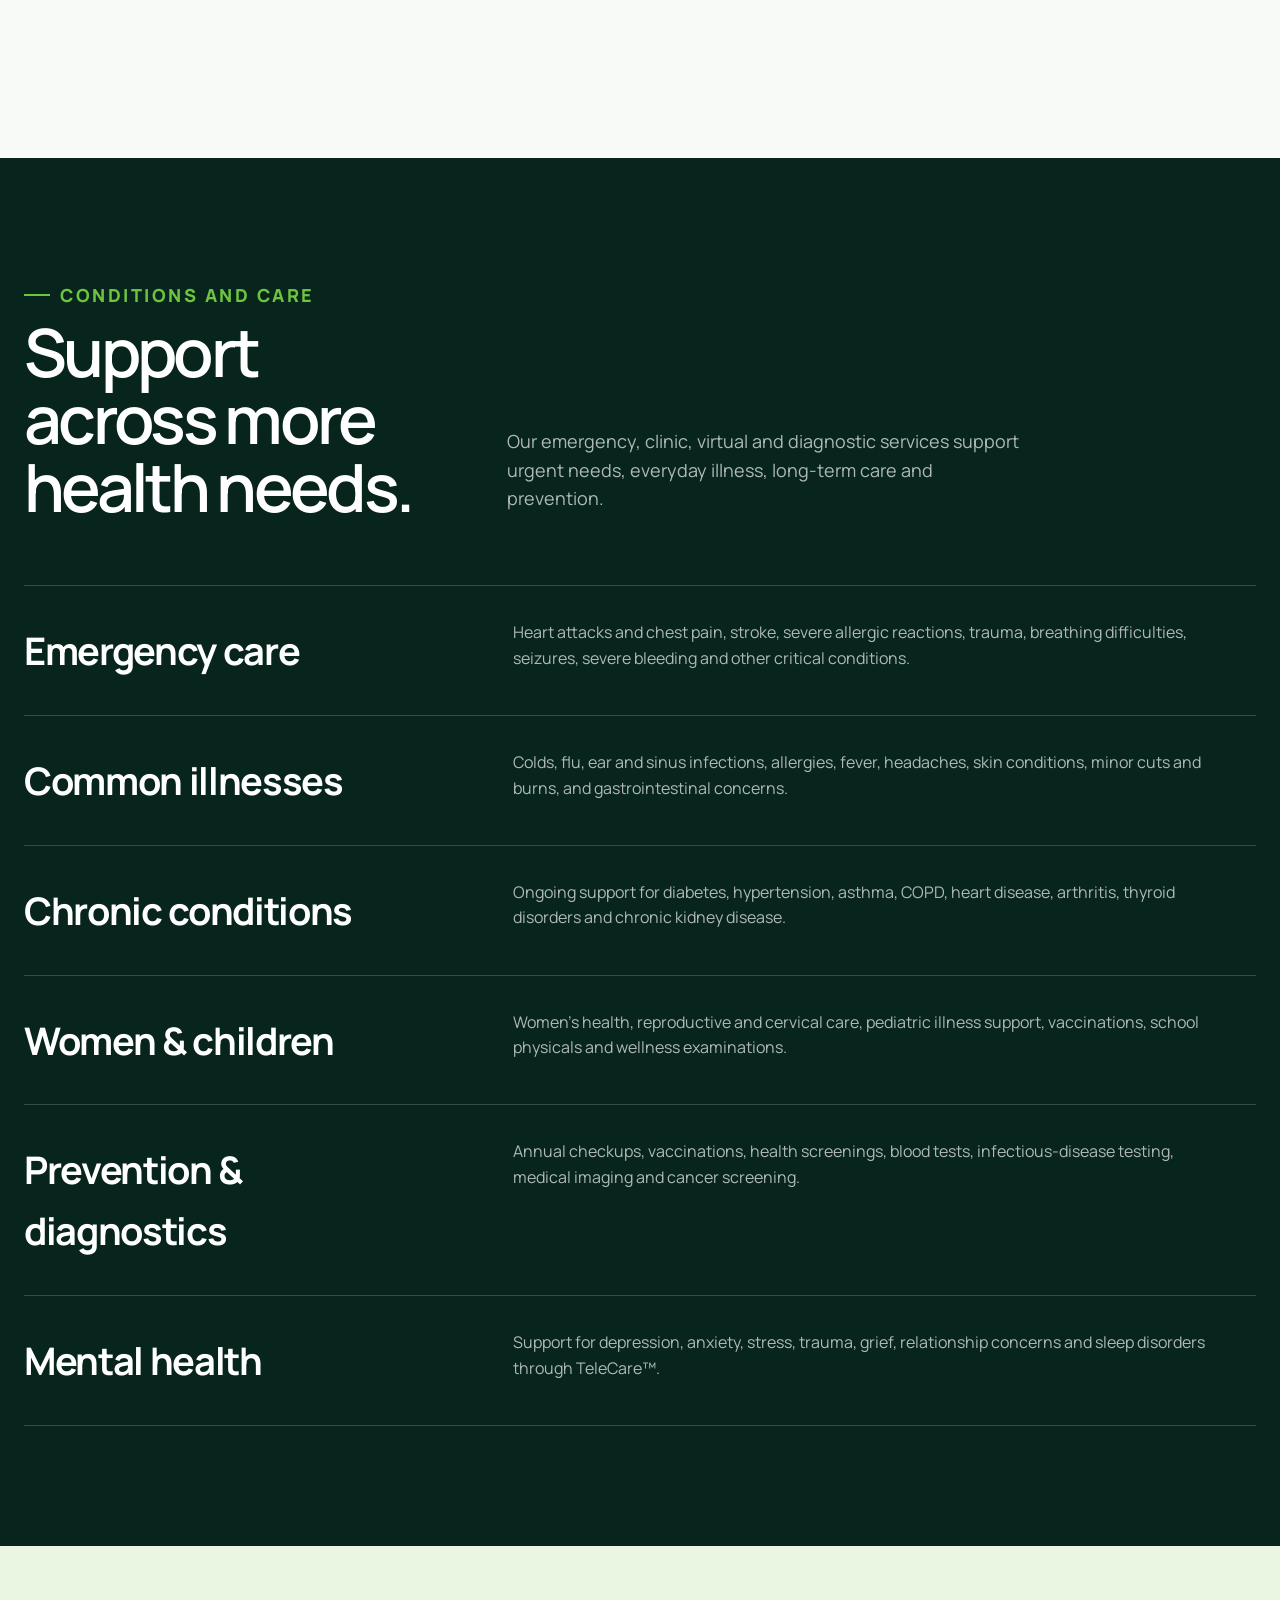
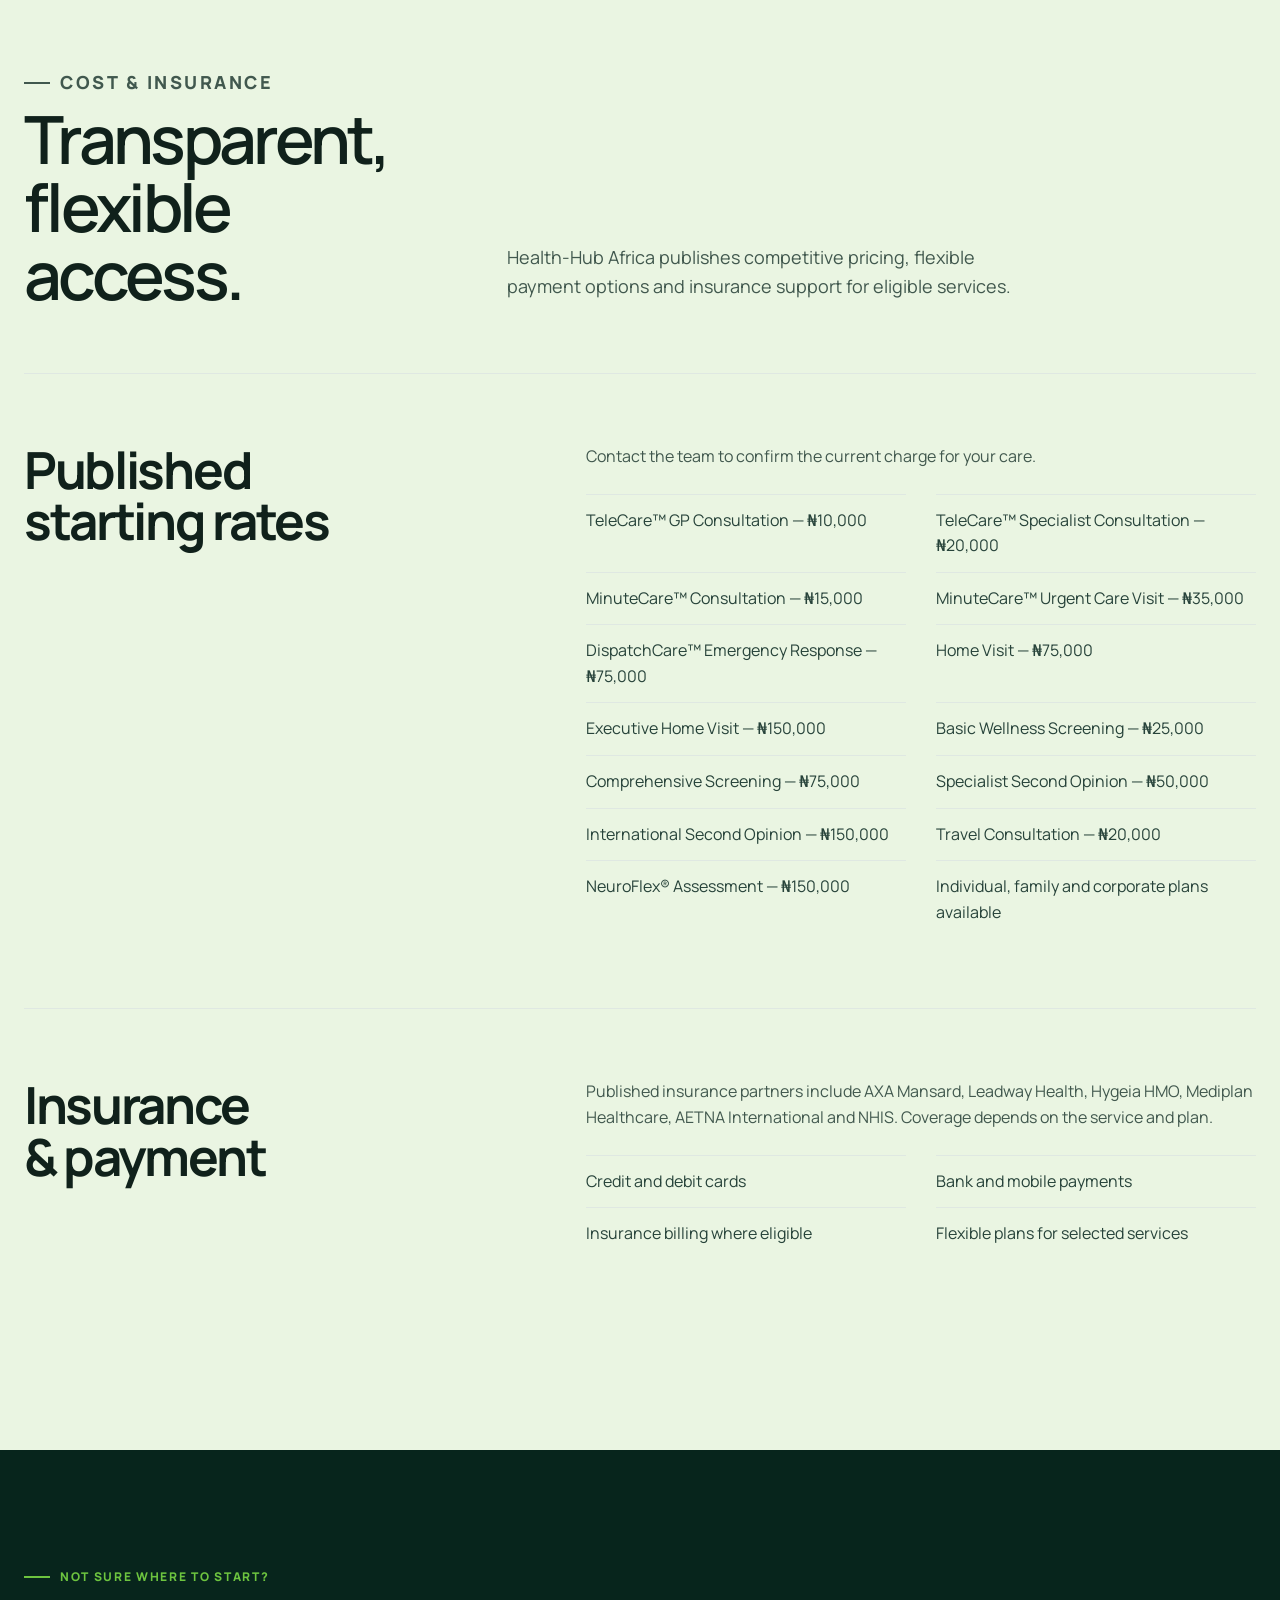
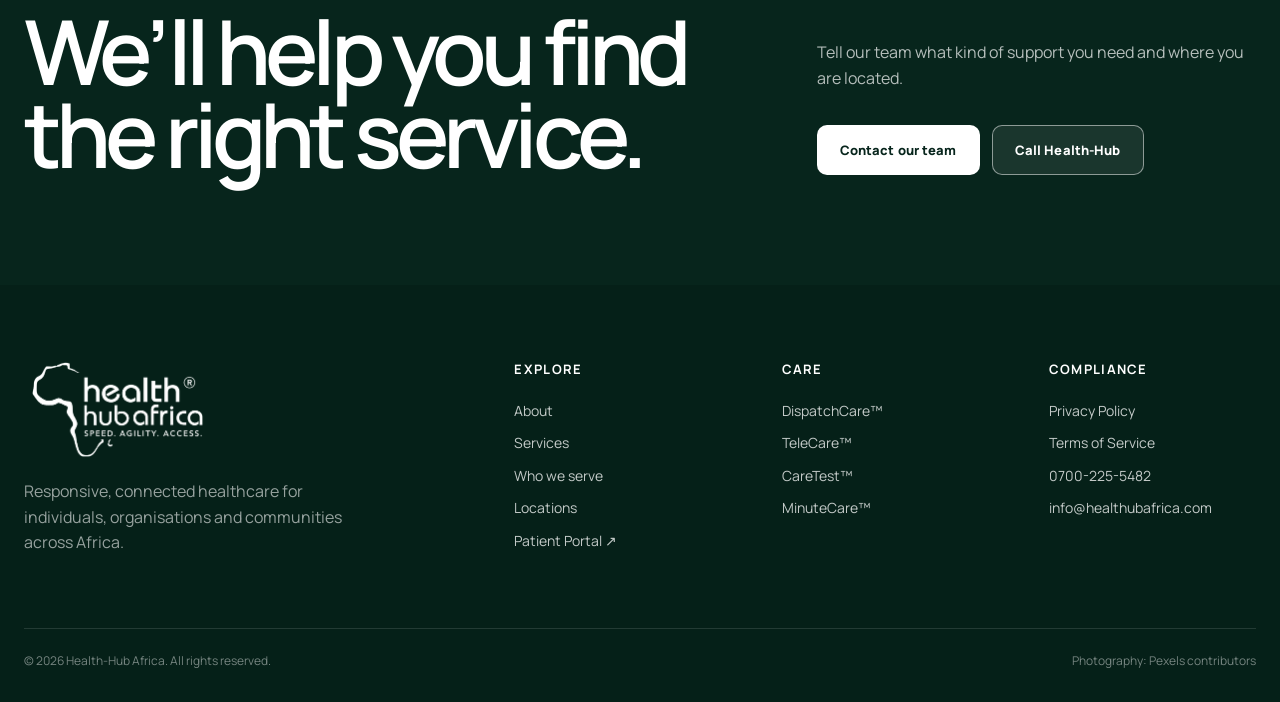
<file: services/index.html>
<!doctype html>
<html lang="en">
<head>
  <meta charset="utf-8">
  <meta name="viewport" content="width=device-width, initial-scale=1">
  <meta name="description" content="Explore Health-Hub Africa services: DispatchCare, MinuteCare, CareTest, TeleCare, TravelSafe, MyHealth Vault+ and HealthConsult.">
  <meta name="theme-color" content="#07251c">
  <title>Services | Health-Hub Africa</title>
  <link rel="icon" href="/assets/favicon.svg" type="image/svg+xml">
  <link rel="icon" href="/assets/favicon-32x32.png" type="image/png" sizes="32x32">
  <link rel="icon" href="/assets/favicon.png" type="image/png" sizes="512x512">
  <link rel="apple-touch-icon" href="/assets/apple-touch-icon.png">
  <link rel="canonical" href="https://healthubafrica.com/services">
  <!-- Open Graph -->
  <meta property="og:type" content="website">
  <meta property="og:site_name" content="Health-Hub Africa">
  <meta property="og:title" content="Connected Healthcare Services | Health-Hub Africa">
  <meta property="og:description" content="Explore our seven connected healthcare services: emergency dispatch, walk-in clinics, diagnostics, virtual consultations and digital health records.">
  <meta property="og:url" content="https://healthubafrica.com/services">
  <meta property="og:image" content="https://healthubafrica.com/assets/images/healthhub-logo-color.png">
  <meta property="og:locale" content="en_NG">
  <!-- Twitter -->
  <meta name="twitter:card" content="summary_large_image">
  <meta name="twitter:title" content="Connected Healthcare Services | Health-Hub Africa">
  <meta name="twitter:description" content="Seven connected healthcare services designed as one system.">
  <meta name="twitter:image" content="https://healthubafrica.com/assets/images/healthhub-logo-color.png">
  <link rel="preconnect" href="https://fonts.googleapis.com">
  <link rel="preconnect" href="https://fonts.gstatic.com" crossorigin>
  <link href="https://fonts.googleapis.com/css2?family=Manrope:wght@400;500;600;700;800&family=Space+Grotesk:wght@500;600;700&display=swap" rel="stylesheet">
  <link rel="stylesheet" href="/styles.css">
</head>
<body>
  <a class="skip-link" href="#main">Skip to content</a>
  <div class="emergency-bar"><span class="emergency-dot"></span> Medical emergency? <a href="tel:+2347076886101">Call +234 707 688 6101</a></div>

  <header class="site-header inner-header">
    <div class="nav-shell">
      <a class="brand" href="/" aria-label="Health-Hub Africa home">
        <img src="/assets/images/healthhub-logo-color.png" alt="Health-Hub Africa">
      </a>
      <nav class="nav-links" aria-label="Primary navigation">
        <a href="/">Home</a>
        <a href="/about">About</a>
        <a class="active" href="/services">Services</a>
        <a href="/people">Who we serve</a>
        <a href="/contact">Contact</a>
        <a class="nav-portal-mobile" href="https://myvaultplus.com" target="_blank" rel="noopener">Patient Portal (MyHealth Vault+) ↗</a>
      </nav>
      <div class="header-actions">
        <a class="patient-portal-btn" href="https://myvaultplus.com" target="_blank" rel="noopener">
          Patient Portal
          <svg viewBox="0 0 20 20" fill="none" aria-hidden="true"><path d="M4 16 16 4M7 4h9v9" stroke="currentColor" stroke-width="1.8"/></svg>
        </a>
        <a class="header-contact" href="tel:07002255482">Call Health-Hub <svg viewBox="0 0 20 20" fill="none" aria-hidden="true"><path d="M4 16 16 4M7 4h9v9" stroke="currentColor" stroke-width="1.8"/></svg></a>
      </div>
      <button class="menu-toggle" type="button" aria-label="Open navigation" aria-expanded="false"><span></span></button>
    </div>
  </header>

  <main id="main">
    <section class="inner-hero">
      <div class="inner-hero-grid">
        <div>
          <p class="eyebrow">Connected care services</p>
          <h1>Care for<br>every moment.</h1>
          <div class="service-hero-list">
            <a href="#dispatchcare">DispatchCare</a>
            <a href="#minutecare">MinuteCare</a>
            <a href="#caretest">CareTest</a>
            <a href="#telecare">TeleCare</a>
            <a href="#travelsafe">TravelSafe</a>
            <a href="#myhealth">MyHealth Vault+</a>
            <a href="#consult">HealthConsult</a>
          </div>
        </div>
        <p>Seven services, designed as one connected system—so people can move more easily from prevention to diagnosis, treatment and follow-up.</p>
      </div>
    </section>

    <section class="section">
      <div class="section-inner">
        <article class="service-detail reveal" id="dispatchcare">
          <span class="service-index">01 / EMERGENCY</span>
          <div>
            <h2>DispatchCare™</h2>
            <p>Our patented Emergency Medical Dispatch Response Units deploy trained teams with emergency-grade equipment, bypassing traffic to deliver immediate care at the point of need.</p>
            <ul>
              <li>Rapid motorcycle response units</li>
              <li>On-scene assessment and stabilization</li>
              <li>Hospital coordination when further treatment is needed</li>
              <li>Support for homes, workplaces, communities and events</li>
            </ul>
            <div class="hero-actions">
              <a class="button" style="background:#c0392b" href="tel:+2347076886101">Call emergency response</a>
            </div>
          </div>
          <img src="/assets/images/dispatchcare.jpeg" alt="Health-Hub Africa DispatchCare rapid motorcycle response unit in action">
        </article>

        <article class="service-detail reveal" id="minutecare">
          <span class="service-index">02 / WALK-IN</span>
          <div>
            <h2>MinuteCare™</h2>
            <p>Our 24/7 walk-in clinics provide convenient, high-quality care for minor illnesses, preventive health, routine checkups and vaccinations without long waits.</p>
            <ul>
              <li>Everyday illness and minor injury care</li>
              <li>Routine checks and preventive services</li>
              <li>Vaccinations and immunizations</li>
              <li>Women’s health and routine children’s care</li>
            </ul>
          </div>
          <img src="/assets/images/minutecare-reception.png" alt="Health-Hub Africa MinuteCare walk-in clinic reception and consultation">
        </article>

        <article class="service-detail reveal" id="caretest">
          <span class="service-index">03 / DIAGNOSTICS</span>
          <div>
            <h2>CareTest™</h2>
            <p>We provide fast, reliable diagnostic testing to support early detection and effective treatment, with a focus on accurate and timely results.</p>
            <ul>
              <li>Routine and preventive health screenings</li>
              <li>Blood, urine and infectious-disease testing</li>
              <li>Women’s health diagnostics and medical imaging</li>
              <li>Clear results with professional guidance</li>
            </ul>
          </div>
          <img src="/assets/images/blood-pressure.jpg" alt="A clinician carrying out a health screening">
        </article>

        <article class="service-detail reveal" id="telecare">
          <span class="service-index">04 / VIRTUAL</span>
          <div>
            <h2>TeleCare™</h2>
            <p>Our 24/7 virtual consultations connect patients with healthcare professionals from home or work, making quality medical support more accessible.</p>
            <ul>
              <li>General and follow-up consultations</li>
              <li>Chronic-condition and prescription support</li>
              <li>Mental health and specialist access</li>
              <li>Pediatric, preventive and lifestyle guidance</li>
            </ul>
          </div>
          <img src="/assets/images/telecare-command-center.png" alt="Health-Hub Africa TeleCare operations and digital consultation station">
        </article>

        <article class="service-detail reveal" id="travelsafe">
          <span class="service-index">05 / TRAVEL</span>
          <div>
            <h2>TravelSafe™</h2>
            <p>TravelSafe™ combines pre-travel preparation, real-time medical support, on-ground emergency response and post-event continuity of care within the Health-Hub Africa ecosystem.</p>
            <ul>
              <li>Pre-travel health assessment and readiness planning</li>
              <li>24/7 medical guidance through TeleCare™</li>
              <li>Emergency coordination through DispatchCare™</li>
              <li>Secure records through MyHealth Vault+™</li>
              <li>Post-travel and post-event follow-up</li>
            </ul>
          </div>
          <img src="/assets/images/consultation-emdru.png" alt="Health-Hub Africa consultation team with rapid response unit">
        </article>

        <article class="service-detail reveal" id="myhealth">
          <span class="service-index">06 / RECORDS</span>
          <div>
            <h2>MyHealth Vault+™</h2>
            <p>Health-Hub Africa’s secure, AI-powered digital health record platform transforms fragmented medical data into a single, living profile for prevention, care coordination, emergency response and long-term wellness.</p>
            <ul>
              <li>Patient-owned unified health record</li>
              <li>Emergency-ready health profile</li>
              <li>AI-assisted preventive health insights</li>
              <li>Permission-based sharing and access history</li>
              <li>Family and dependent health management</li>
            </ul>
            <div class="hero-actions" style="margin-top:24px;">
              <a class="button button-lime" href="https://myvaultplus.com" target="_blank" rel="noopener">Access MyHealth Vault+™ ↗</a>
            </div>
          </div>
          <img src="/assets/images/clinical-consultation.png" alt="Health-Hub Africa clinician team managing connected health records">
        </article>

        <article class="service-detail reveal" id="consult">
          <span class="service-index">07 / ADVISORY</span>
          <div>
            <h2>HealthConsult™</h2>
            <p>Our strategic consulting and personalized medicine service combines physician-led insight with deep systems and technology expertise to improve health decisions, strengthen systems and deliver safer care.</p>
            <ul>
              <li>Personalized medicine and preventive health</li>
              <li>Healthcare systems and operations consulting</li>
              <li>Digital health and information-systems advisory</li>
              <li>Corporate and workforce health strategy</li>
              <li>Public health, policy and programme advisory</li>
            </ul>
          </div>
          <img src="/assets/images/doctor-portrait.jpg" alt="A healthcare leader in a clinical environment">
        </article>
      </div>
    </section>

    <section class="section care-scope">
      <div class="section-inner">
        <div class="section-head reveal">
          <div>
            <p class="eyebrow">Conditions and care</p>
            <h2>Support across more health needs.</h2>
          </div>
          <p>Our emergency, clinic, virtual and diagnostic services support urgent needs, everyday illness, long-term care and prevention.</p>
        </div>
        <div class="care-scope-list">
          <div class="care-scope-item reveal">
            <h3>Emergency care</h3>
            <p>Heart attacks and chest pain, stroke, severe allergic reactions, trauma, breathing difficulties, seizures, severe bleeding and other critical conditions.</p>
          </div>
          <div class="care-scope-item reveal">
            <h3>Common illnesses</h3>
            <p>Colds, flu, ear and sinus infections, allergies, fever, headaches, skin conditions, minor cuts and burns, and gastrointestinal concerns.</p>
          </div>
          <div class="care-scope-item reveal">
            <h3>Chronic conditions</h3>
            <p>Ongoing support for diabetes, hypertension, asthma, COPD, heart disease, arthritis, thyroid disorders and chronic kidney disease.</p>
          </div>
          <div class="care-scope-item reveal">
            <h3>Women &amp; children</h3>
            <p>Women’s health, reproductive and cervical care, pediatric illness support, vaccinations, school physicals and wellness examinations.</p>
          </div>
          <div class="care-scope-item reveal">
            <h3>Prevention &amp; diagnostics</h3>
            <p>Annual checkups, vaccinations, health screenings, blood tests, infectious-disease testing, medical imaging and cancer screening.</p>
          </div>
          <div class="care-scope-item reveal">
            <h3>Mental health</h3>
            <p>Support for depression, anxiety, stress, trauma, grief, relationship concerns and sleep disorders through TeleCare™.</p>
          </div>
        </div>
      </div>
    </section>

    <section class="section impact" id="cost-insurance">
      <div class="section-inner">
        <div class="section-head reveal">
          <div>
            <p class="eyebrow">Cost &amp; insurance</p>
            <h2>Transparent, flexible access.</h2>
          </div>
          <p>Health-Hub Africa publishes competitive pricing, flexible payment options and insurance support for eligible services.</p>
        </div>
        <div class="people-group reveal">
          <h2>Published<br>starting rates</h2>
          <div>
            <p>Contact the team to confirm the current charge for your care.</p>
            <ul>
              <li>TeleCare™ GP Consultation — ₦10,000</li>
              <li>TeleCare™ Specialist Consultation — ₦20,000</li>
              <li>MinuteCare™ Consultation — ₦15,000</li>
              <li>MinuteCare™ Urgent Care Visit — ₦35,000</li>
              <li>DispatchCare™ Emergency Response — ₦75,000</li>
              <li>Home Visit — ₦75,000</li>
              <li>Executive Home Visit — ₦150,000</li>
              <li>Basic Wellness Screening — ₦25,000</li>
              <li>Comprehensive Screening — ₦75,000</li>
              <li>Specialist Second Opinion — ₦50,000</li>
              <li>International Second Opinion — ₦150,000</li>
              <li>Travel Consultation — ₦20,000</li>
              <li>NeuroFlex® Assessment — ₦150,000</li>
              <li>Individual, family and corporate plans available</li>
            </ul>
          </div>
        </div>
        <div class="people-group reveal">
          <h2>Insurance<br>&amp; payment</h2>
          <div>
            <p>Published insurance partners include AXA Mansard, Leadway Health, Hygeia HMO, Mediplan Healthcare, AETNA International and NHIS. Coverage depends on the service and plan.</p>
            <ul>
              <li>Credit and debit cards</li>
              <li>Bank and mobile payments</li>
              <li>Insurance billing where eligible</li>
              <li>Flexible plans for selected services</li>
            </ul>
          </div>
        </div>
      </div>
    </section>

    <section class="contact-band">
      <div class="contact-band-inner reveal">
        <div>
          <p class="eyebrow">Not sure where to start?</p>
          <h2>We’ll help you find the right service.</h2>
        </div>
        <div class="contact-band-copy">
          <p>Tell our team what kind of support you need and where you are located.</p>
          <div class="hero-actions">
            <a class="button button-light" href="/contact">Contact our team</a>
            <a class="button button-outline" href="tel:07002255482">Call Health-Hub</a>
          </div>
        </div>
      </div>
    </section>
  </main>

  <footer class="site-footer">
    <div class="footer-grid">
      <div class="footer-brand">
        <a class="footer-logo" href="/" aria-label="Health-Hub Africa home">
          <img src="/assets/images/healthhub-logo-white.png" alt="Health-Hub Africa">
        </a>
        <p>Responsive, connected healthcare for individuals, organisations and communities across Africa.</p>
      </div>
      <div class="footer-col">
        <h3>Explore</h3>
        <a href="/about">About</a>
        <a href="/services">Services</a>
        <a href="/people">Who we serve</a>
        <a href="/contact">Locations</a>
        <a href="https://myvaultplus.com" target="_blank" rel="noopener">Patient Portal ↗</a>
      </div>
      <div class="footer-col">
        <h3>Care</h3>
        <a href="/services#dispatchcare">DispatchCare™</a>
        <a href="/services#telecare">TeleCare™</a>
        <a href="/services#caretest">CareTest™</a>
        <a href="/services#minutecare">MinuteCare™</a>
      </div>
      <div class="footer-col">
        <h3>Compliance</h3>
        <a href="/privacy">Privacy Policy</a>
        <a href="/terms">Terms of Service</a>
        <a href="tel:07002255482">0700-225-5482</a>
        <a href="mailto:info@healthubafrica.com">info@healthubafrica.com</a>
      </div>
    </div>
    <div class="footer-bottom">
      <span>© <span data-year></span> Health-Hub Africa. All rights reserved.</span>
      <span>Photography: Pexels contributors</span>
    </div>
  </footer>

  <a class="whatsapp-float" href="https://wa.me/2347076886101?text=Hello%20Health-Hub%20Africa%2C%20I%20would%20like%20to%20make%20an%20inquiry" target="_blank" rel="noopener" aria-label="Chat with Health-Hub on WhatsApp">
    <svg viewBox="0 0 24 24" aria-hidden="true"><path d="M12.04 2c-5.46 0-9.91 4.45-9.91 9.91 0 1.75.46 3.45 1.32 4.95L2.05 22l5.25-1.38c1.45.79 3.08 1.21 4.74 1.21 5.46 0 9.91-4.45 9.91-9.91 0-2.65-1.03-5.14-2.9-7.01A9.82 9.82 0 0 0 12.04 2m.01 1.67c2.2 0 4.26.86 5.82 2.42a8.23 8.23 0 0 1 2.41 5.83c0 4.54-3.7 8.24-8.24 8.24-1.48 0-2.93-.4-4.2-1.15l-.3-.18-3.12.82.83-3.04-.2-.31a8.19 8.19 0 0 1-1.26-4.38c0-4.54 3.7-8.24 8.24-8.24m4.52 11.66c-.25-.13-1.47-.72-1.7-.81-.23-.08-.39-.13-.56.13-.17.25-.64.81-.79.97-.14.17-.29.19-.54.06-.25-.13-1.06-.39-2.02-1.24-.75-.67-1.26-1.5-1.4-1.75-.15-.25-.02-.39.11-.51.11-.11.25-.29.38-.44.12-.14.17-.25.25-.42.08-.17.04-.31-.02-.44-.06-.13-.56-1.35-.77-1.85-.2-.49-.41-.42-.56-.43h-.48c-.17 0-.44.06-.67.31-.23.25-.88.86-.88 2.1 0 1.24.9 2.44 1.03 2.61.12.17 1.78 2.72 4.31 3.81.6.26 1.07.42 1.44.53.61.2 1.16.17 1.6.11.49-.07 1.47-.6 1.68-1.18.21-.58.21-1.08.15-1.18-.06-.1-.23-.17-.48-.29z"/></svg>
    <span>Chat with us</span>
  </a>

  <script src="/script.js"></script>
</body>
</html>
</file>
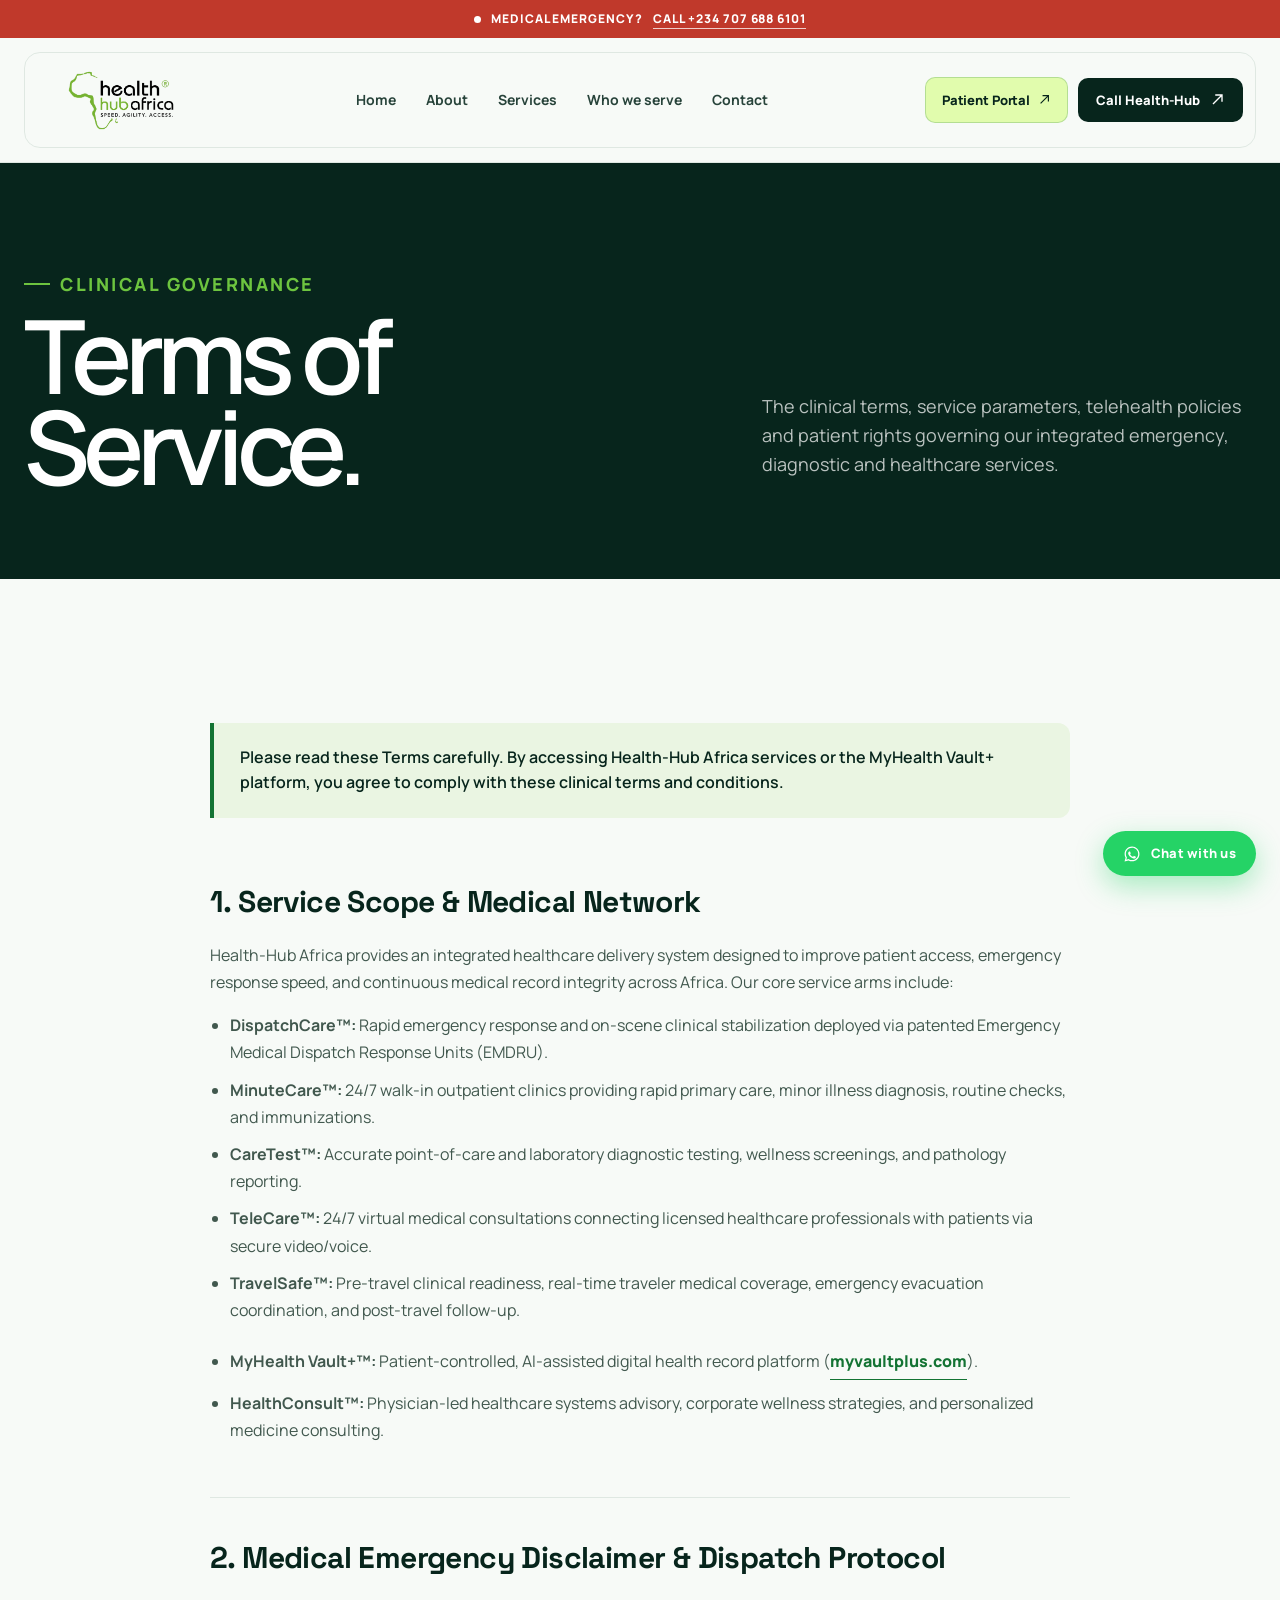
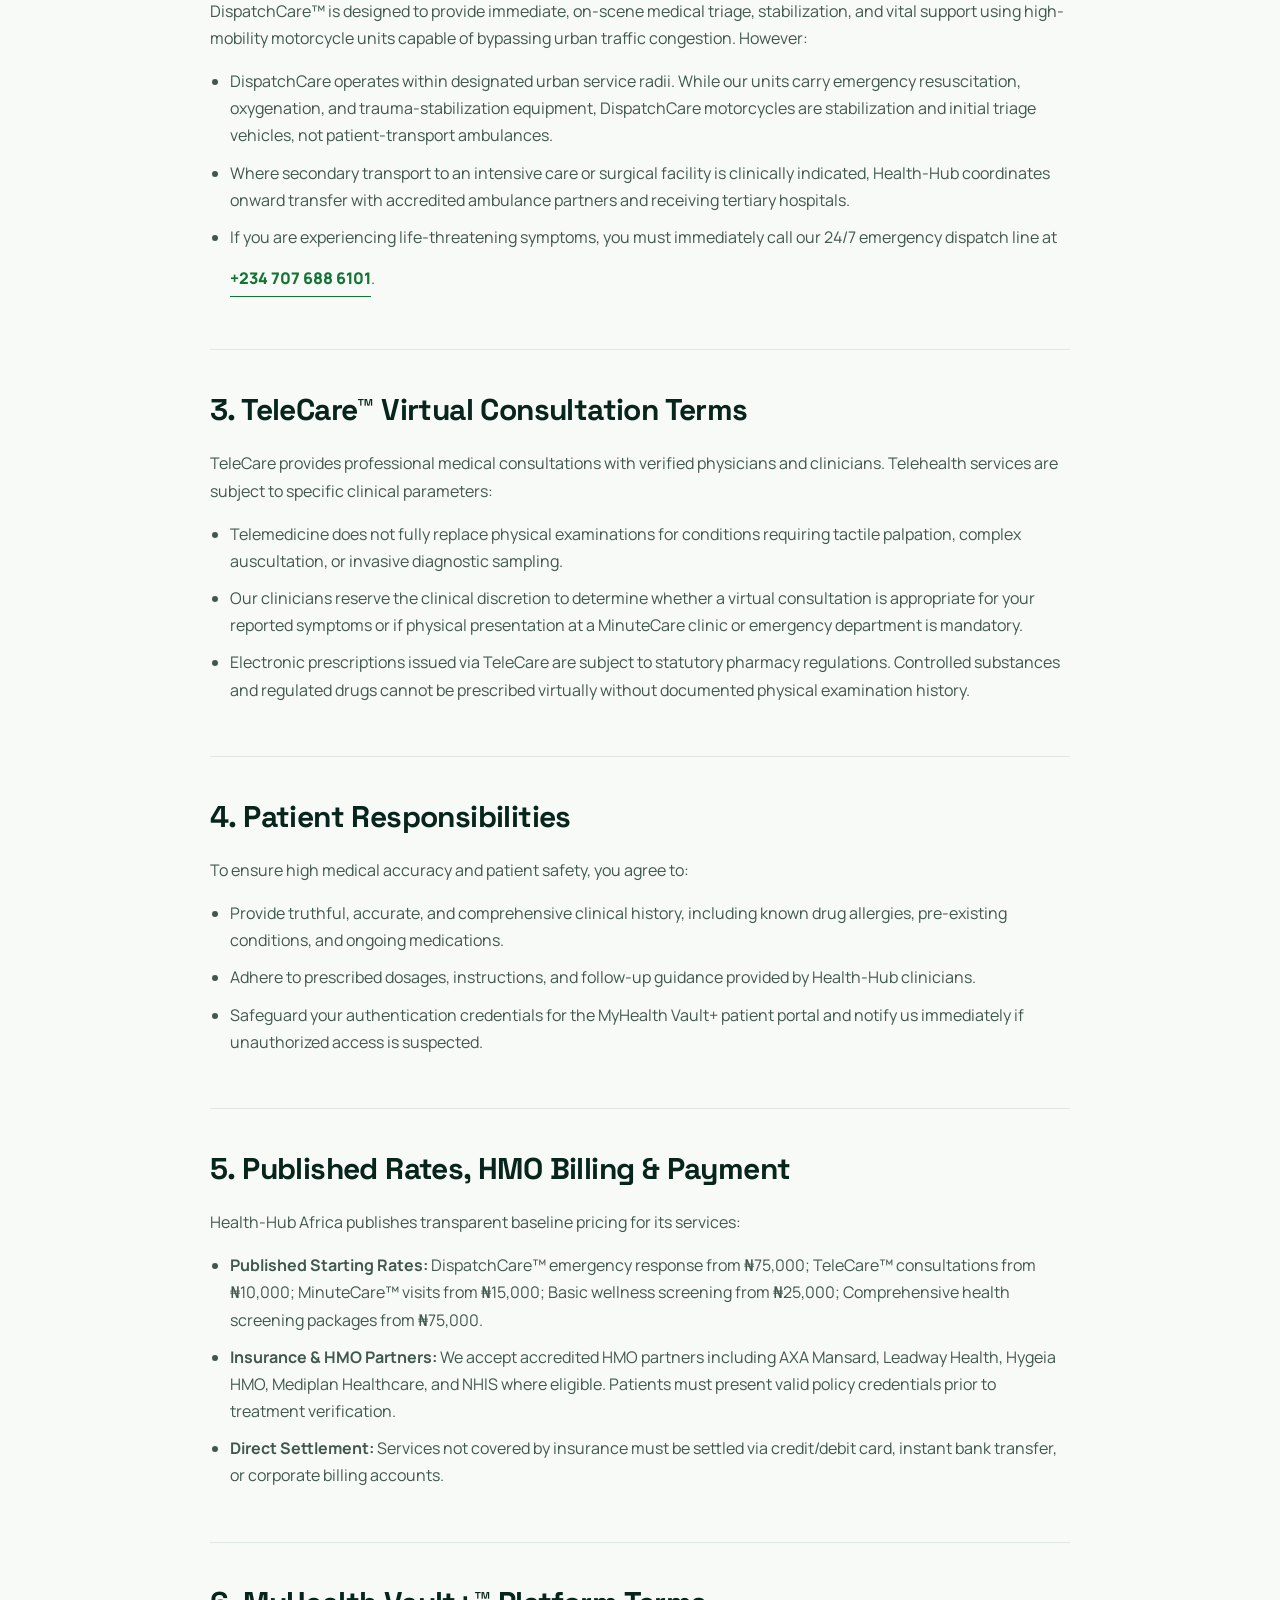
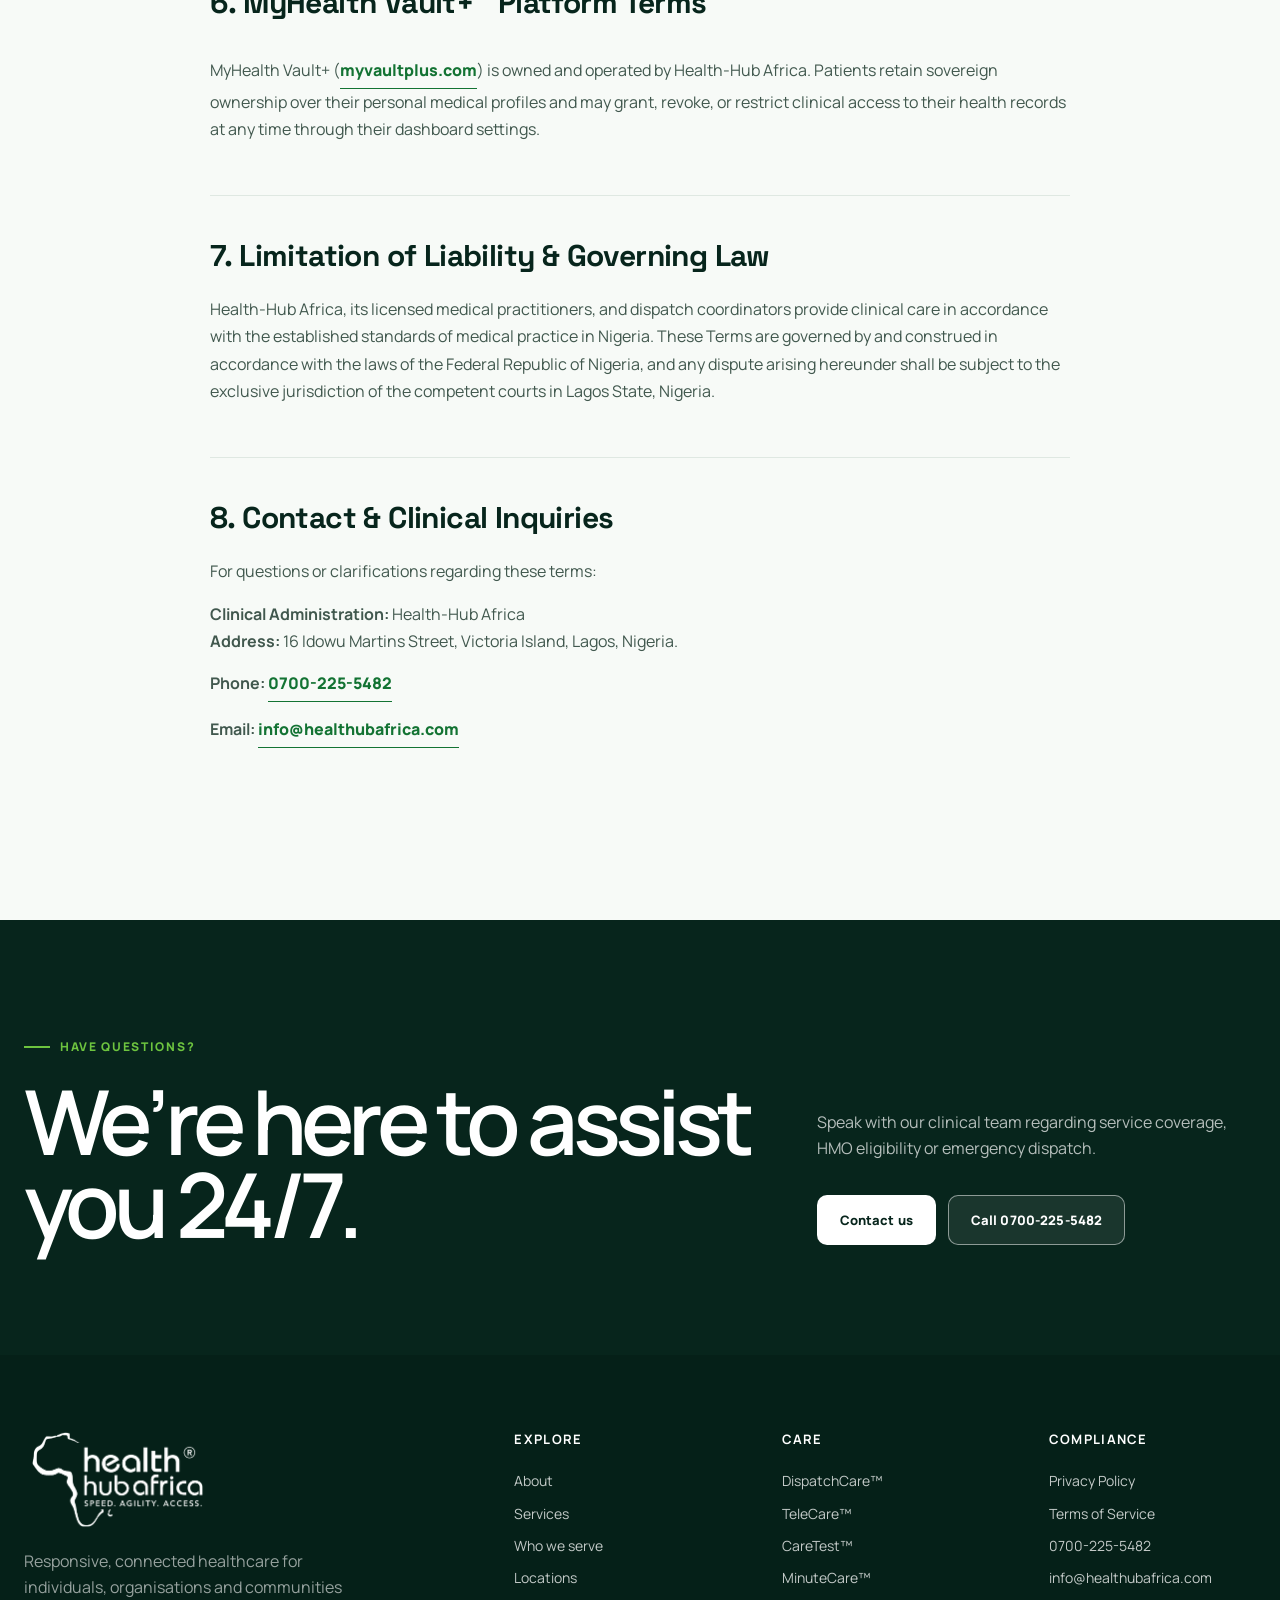
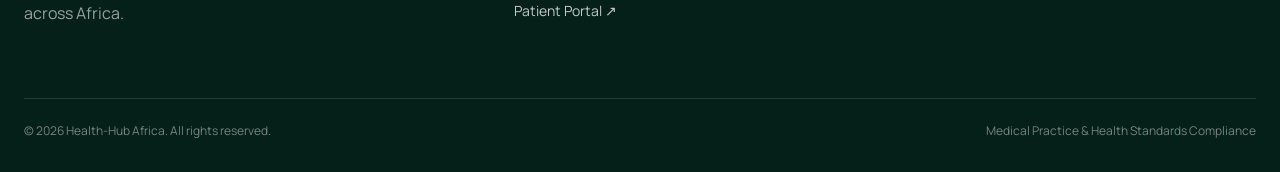
<file: terms/index.html>
<!doctype html>
<html lang="en">
<head>
  <meta charset="utf-8">
  <meta name="viewport" content="width=device-width, initial-scale=1">
  <meta name="description" content="Health-Hub Africa Terms of Service. Review clinical terms, DispatchCare emergency parameters, TeleCare virtual consultation policies and medical disclaimers.">
  <meta name="theme-color" content="#07251c">
  <title>Terms of Service | Health-Hub Africa</title>
  <link rel="icon" href="/assets/favicon.svg" type="image/svg+xml">
  <link rel="icon" href="/assets/favicon-32x32.png" type="image/png" sizes="32x32">
  <link rel="icon" href="/assets/favicon.png" type="image/png" sizes="512x512">
  <link rel="apple-touch-icon" href="/assets/apple-touch-icon.png">
  <link rel="canonical" href="https://healthubafrica.com/terms">
  <!-- Open Graph -->
  <meta property="og:type" content="website">
  <meta property="og:site_name" content="Health-Hub Africa">
  <meta property="og:title" content="Terms of Service | Health-Hub Africa">
  <meta property="og:description" content="Review clinical terms, DispatchCare emergency parameters, TeleCare virtual consultation policies and medical disclaimers.">
  <meta property="og:url" content="https://healthubafrica.com/terms">
  <meta property="og:image" content="https://healthubafrica.com/assets/images/healthhub-logo-color.png">
  <meta property="og:locale" content="en_NG">
  <!-- Twitter -->
  <meta name="twitter:card" content="summary_large_image">
  <meta name="twitter:title" content="Terms of Service | Health-Hub Africa">
  <meta name="twitter:description" content="Review clinical terms, DispatchCare emergency parameters and TeleCare virtual consultation policies.">
  <meta name="twitter:image" content="https://healthubafrica.com/assets/images/healthhub-logo-color.png">
  <link rel="preconnect" href="https://fonts.googleapis.com">
  <link rel="preconnect" href="https://fonts.gstatic.com" crossorigin>
  <link href="https://fonts.googleapis.com/css2?family=Manrope:wght@400;500;600;700;800&family=Space+Grotesk:wght@500;600;700&display=swap" rel="stylesheet">
  <link rel="stylesheet" href="/styles.css">
</head>
<body>
  <a class="skip-link" href="#main">Skip to content</a>
  <div class="emergency-bar"><span class="emergency-dot"></span> Medical emergency? <a href="tel:+2347076886101">Call +234 707 688 6101</a></div>

  <header class="site-header inner-header">
    <div class="nav-shell">
      <a class="brand" href="/" aria-label="Health-Hub Africa home">
        <img src="/assets/images/healthhub-logo-color.png" alt="Health-Hub Africa">
      </a>
      <nav class="nav-links" aria-label="Primary navigation">
        <a href="/">Home</a>
        <a href="/about">About</a>
        <a href="/services">Services</a>
        <a href="/people">Who we serve</a>
        <a href="/contact">Contact</a>
        <a class="nav-portal-mobile" href="https://myvaultplus.com" target="_blank" rel="noopener">Patient Portal (MyHealth Vault+) ↗</a>
      </nav>
      <div class="header-actions">
        <a class="patient-portal-btn" href="https://myvaultplus.com" target="_blank" rel="noopener">
          Patient Portal
          <svg viewBox="0 0 20 20" fill="none" aria-hidden="true"><path d="M4 16 16 4M7 4h9v9" stroke="currentColor" stroke-width="1.8"/></svg>
        </a>
        <a class="header-contact" href="tel:07002255482">Call Health-Hub <svg viewBox="0 0 20 20" fill="none" aria-hidden="true"><path d="M4 16 16 4M7 4h9v9" stroke="currentColor" stroke-width="1.8"/></svg></a>
      </div>
      <button class="menu-toggle" type="button" aria-label="Open navigation" aria-expanded="false"><span></span></button>
    </div>
  </header>

  <main id="main">
    <section class="inner-hero">
      <div class="inner-hero-grid">
        <div>
          <p class="eyebrow">Clinical governance</p>
          <h1>Terms of<br>Service.</h1>
        </div>
        <p>The clinical terms, service parameters, telehealth policies and patient rights governing our integrated emergency, diagnostic and healthcare services.</p>
      </div>
    </section>

    <section class="section">
      <div class="section-inner legal-shell">
        <div class="legal-highlight reveal">
          <p>Please read these Terms carefully. By accessing Health-Hub Africa services or the MyHealth Vault+ platform, you agree to comply with these clinical terms and conditions.</p>
        </div>

        <article class="legal-section reveal">
          <h2>1. Service Scope &amp; Medical Network</h2>
          <p>Health-Hub Africa provides an integrated healthcare delivery system designed to improve patient access, emergency response speed, and continuous medical record integrity across Africa. Our core service arms include:</p>
          <ul>
            <li><strong>DispatchCare™:</strong> Rapid emergency response and on-scene clinical stabilization deployed via patented Emergency Medical Dispatch Response Units (EMDRU).</li>
            <li><strong>MinuteCare™:</strong> 24/7 walk-in outpatient clinics providing rapid primary care, minor illness diagnosis, routine checks, and immunizations.</li>
            <li><strong>CareTest™:</strong> Accurate point-of-care and laboratory diagnostic testing, wellness screenings, and pathology reporting.</li>
            <li><strong>TeleCare™:</strong> 24/7 virtual medical consultations connecting licensed healthcare professionals with patients via secure video/voice.</li>
            <li><strong>TravelSafe™:</strong> Pre-travel clinical readiness, real-time traveler medical coverage, emergency evacuation coordination, and post-travel follow-up.</li>
            <li><strong>MyHealth Vault+™:</strong> Patient-controlled, AI-assisted digital health record platform (<a class="text-link" href="https://myvaultplus.com" target="_blank" rel="noopener">myvaultplus.com</a>).</li>
            <li><strong>HealthConsult™:</strong> Physician-led healthcare systems advisory, corporate wellness strategies, and personalized medicine consulting.</li>
          </ul>
        </article>

        <article class="legal-section reveal">
          <h2>2. Medical Emergency Disclaimer &amp; Dispatch Protocol</h2>
          <p>DispatchCare™ is designed to provide immediate, on-scene medical triage, stabilization, and vital support using high-mobility motorcycle units capable of bypassing urban traffic congestion. However:</p>
          <ul>
            <li>DispatchCare operates within designated urban service radii. While our units carry emergency resuscitation, oxygenation, and trauma-stabilization equipment, DispatchCare motorcycles are stabilization and initial triage vehicles, not patient-transport ambulances.</li>
            <li>Where secondary transport to an intensive care or surgical facility is clinically indicated, Health-Hub coordinates onward transfer with accredited ambulance partners and receiving tertiary hospitals.</li>
            <li>If you are experiencing life-threatening symptoms, you must immediately call our 24/7 emergency dispatch line at <a class="text-link" href="tel:+2347076886101">+234 707 688 6101</a>.</li>
          </ul>
        </article>

        <article class="legal-section reveal">
          <h2>3. TeleCare™ Virtual Consultation Terms</h2>
          <p>TeleCare provides professional medical consultations with verified physicians and clinicians. Telehealth services are subject to specific clinical parameters:</p>
          <ul>
            <li>Telemedicine does not fully replace physical examinations for conditions requiring tactile palpation, complex auscultation, or invasive diagnostic sampling.</li>
            <li>Our clinicians reserve the clinical discretion to determine whether a virtual consultation is appropriate for your reported symptoms or if physical presentation at a MinuteCare clinic or emergency department is mandatory.</li>
            <li>Electronic prescriptions issued via TeleCare are subject to statutory pharmacy regulations. Controlled substances and regulated drugs cannot be prescribed virtually without documented physical examination history.</li>
          </ul>
        </article>

        <article class="legal-section reveal">
          <h2>4. Patient Responsibilities</h2>
          <p>To ensure high medical accuracy and patient safety, you agree to:</p>
          <ul>
            <li>Provide truthful, accurate, and comprehensive clinical history, including known drug allergies, pre-existing conditions, and ongoing medications.</li>
            <li>Adhere to prescribed dosages, instructions, and follow-up guidance provided by Health-Hub clinicians.</li>
            <li>Safeguard your authentication credentials for the MyHealth Vault+ patient portal and notify us immediately if unauthorized access is suspected.</li>
          </ul>
        </article>

        <article class="legal-section reveal">
          <h2>5. Published Rates, HMO Billing &amp; Payment</h2>
          <p>Health-Hub Africa publishes transparent baseline pricing for its services:</p>
          <ul>
            <li><strong>Published Starting Rates:</strong> DispatchCare™ emergency response from ₦75,000; TeleCare™ consultations from ₦10,000; MinuteCare™ visits from ₦15,000; Basic wellness screening from ₦25,000; Comprehensive health screening packages from ₦75,000.</li>
            <li><strong>Insurance &amp; HMO Partners:</strong> We accept accredited HMO partners including AXA Mansard, Leadway Health, Hygeia HMO, Mediplan Healthcare, and NHIS where eligible. Patients must present valid policy credentials prior to treatment verification.</li>
            <li><strong>Direct Settlement:</strong> Services not covered by insurance must be settled via credit/debit card, instant bank transfer, or corporate billing accounts.</li>
          </ul>
        </article>

        <article class="legal-section reveal">
          <h2>6. MyHealth Vault+™ Platform Terms</h2>
          <p>MyHealth Vault+ (<a class="text-link" href="https://myvaultplus.com" target="_blank" rel="noopener">myvaultplus.com</a>) is owned and operated by Health-Hub Africa. Patients retain sovereign ownership over their personal medical profiles and may grant, revoke, or restrict clinical access to their health records at any time through their dashboard settings.</p>
        </article>

        <article class="legal-section reveal">
          <h2>7. Limitation of Liability &amp; Governing Law</h2>
          <p>Health-Hub Africa, its licensed medical practitioners, and dispatch coordinators provide clinical care in accordance with the established standards of medical practice in Nigeria. These Terms are governed by and construed in accordance with the laws of the Federal Republic of Nigeria, and any dispute arising hereunder shall be subject to the exclusive jurisdiction of the competent courts in Lagos State, Nigeria.</p>
        </article>

        <article class="legal-section reveal">
          <h2>8. Contact &amp; Clinical Inquiries</h2>
          <p>For questions or clarifications regarding these terms:</p>
          <p><strong>Clinical Administration:</strong> Health-Hub Africa<br>
          <strong>Address:</strong> 16 Idowu Martins Street, Victoria Island, Lagos, Nigeria.<br>
          <strong>Phone:</strong> <a class="text-link" href="tel:07002255482">0700-225-5482</a><br>
          <strong>Email:</strong> <a class="text-link" href="mailto:info@healthubafrica.com">info@healthubafrica.com</a></p>
        </article>
      </div>
    </section>

    <section class="contact-band">
      <div class="contact-band-inner reveal">
        <div>
          <p class="eyebrow">Have questions?</p>
          <h2>We’re here to assist you 24/7.</h2>
        </div>
        <div class="contact-band-copy">
          <p>Speak with our clinical team regarding service coverage, HMO eligibility or emergency dispatch.</p>
          <div class="hero-actions">
            <a class="button button-light" href="/contact">Contact us</a>
            <a class="button button-outline" href="tel:07002255482">Call 0700-225-5482</a>
          </div>
        </div>
      </div>
    </section>
  </main>

  <footer class="site-footer">
    <div class="footer-grid">
      <div class="footer-brand">
        <a class="footer-logo" href="/" aria-label="Health-Hub Africa home">
          <img src="/assets/images/healthhub-logo-white.png" alt="Health-Hub Africa">
        </a>
        <p>Responsive, connected healthcare for individuals, organisations and communities across Africa.</p>
      </div>
      <div class="footer-col">
        <h3>Explore</h3>
        <a href="/about">About</a>
        <a href="/services">Services</a>
        <a href="/people">Who we serve</a>
        <a href="/contact">Locations</a>
        <a href="https://myvaultplus.com" target="_blank" rel="noopener">Patient Portal ↗</a>
      </div>
      <div class="footer-col">
        <h3>Care</h3>
        <a href="/services#dispatchcare">DispatchCare™</a>
        <a href="/services#telecare">TeleCare™</a>
        <a href="/services#caretest">CareTest™</a>
        <a href="/services#minutecare">MinuteCare™</a>
      </div>
      <div class="footer-col">
        <h3>Compliance</h3>
        <a href="/privacy">Privacy Policy</a>
        <a href="/terms">Terms of Service</a>
        <a href="tel:07002255482">0700-225-5482</a>
        <a href="mailto:info@healthubafrica.com">info@healthubafrica.com</a>
      </div>
    </div>
    <div class="footer-bottom">
      <span>© <span data-year></span> Health-Hub Africa. All rights reserved.</span>
      <span>Medical Practice &amp; Health Standards Compliance</span>
    </div>
  </footer>

  <a class="whatsapp-float" href="https://wa.me/2347076886101?text=Hello%20Health-Hub%20Africa%2C%20I%20would%20like%20to%20make%20an%20inquiry" target="_blank" rel="noopener" aria-label="Chat with Health-Hub on WhatsApp">
    <svg viewBox="0 0 24 24" aria-hidden="true"><path d="M12.04 2c-5.46 0-9.91 4.45-9.91 9.91 0 1.75.46 3.45 1.32 4.95L2.05 22l5.25-1.38c1.45.79 3.08 1.21 4.74 1.21 5.46 0 9.91-4.45 9.91-9.91 0-2.65-1.03-5.14-2.9-7.01A9.82 9.82 0 0 0 12.04 2m.01 1.67c2.2 0 4.26.86 5.82 2.42a8.23 8.23 0 0 1 2.41 5.83c0 4.54-3.7 8.24-8.24 8.24-1.48 0-2.93-.4-4.2-1.15l-.3-.18-3.12.82.83-3.04-.2-.31a8.19 8.19 0 0 1-1.26-4.38c0-4.54 3.7-8.24 8.24-8.24m4.52 11.66c-.25-.13-1.47-.72-1.7-.81-.23-.08-.39-.13-.56.13-.17.25-.64.81-.79.97-.14.17-.29.19-.54.06-.25-.13-1.06-.39-2.02-1.24-.75-.67-1.26-1.5-1.4-1.75-.15-.25-.02-.39.11-.51.11-.11.25-.29.38-.44.12-.14.17-.25.25-.42.08-.17.04-.31-.02-.44-.06-.13-.56-1.35-.77-1.85-.2-.49-.41-.42-.56-.43h-.48c-.17 0-.44.06-.67.31-.23.25-.88.86-.88 2.1 0 1.24.9 2.44 1.03 2.61.12.17 1.78 2.72 4.31 3.81.6.26 1.07.42 1.44.53.61.2 1.16.17 1.6.11.49-.07 1.47-.6 1.68-1.18.21-.58.21-1.08.15-1.18-.06-.1-.23-.17-.48-.29z"/></svg>
    <span>Chat with us</span>
  </a>

  <script src="/script.js"></script>
</body>
</html>
</file>
<file: styles.css>
:root {
  --forest: #07251c;
  --dark-deep: #052018;
  --dark-mid: #0c3328;
  --green: #137333;
  --mint: #6dc43f;
  --mint-wash: #eaf5e2;
  --lime-soft: #e1fcad;
  --warm: #f7faf7;
  --white: #ffffff;
  --ink: #10211b;
  --text-mid: #27433a;
  --text-soft: #41584e;
  --muted: #708078;
  --border: #dfe8e2;
  --emergency: #c0392b;
  --emergency-soft: #fdecea;
  --shadow: 0 20px 60px rgba(7, 37, 28, 0.12);
  --page: min(1240px, calc(100vw - 48px));
  --ease: cubic-bezier(.2, .8, .2, 1);
}

* { box-sizing: border-box; }

html {
  scroll-behavior: smooth;
  scroll-padding-top: 100px;
}

body {
  margin: 0;
  background: var(--warm);
  color: var(--ink);
  font-family: "Manrope", Arial, sans-serif;
  font-size: 16px;
  line-height: 1.6;
  text-rendering: optimizeLegibility;
}

body.menu-open { overflow: hidden; }

img { display: block; max-width: 100%; }
a { color: inherit; text-decoration: none; }
button, input, textarea { font: inherit; }

::selection { background: var(--mint); color: var(--forest); }

.skip-link {
  position: fixed;
  left: 20px;
  top: -80px;
  z-index: 1000;
  padding: 12px 18px;
  border-radius: 999px;
  background: var(--white);
  color: var(--forest);
  transition: top .2s ease;
}

.skip-link:focus { top: 18px; }

.emergency-bar {
  min-height: 38px;
  display: flex;
  align-items: center;
  justify-content: center;
  gap: 10px;
  padding: 8px 20px;
  background: var(--emergency);
  color: var(--white);
  font-size: 12px;
  font-weight: 800;
  letter-spacing: .08em;
  text-transform: uppercase;
}

.emergency-bar a { border-bottom: 1px solid rgba(255,255,255,.75); }
.emergency-dot { width: 7px; height: 7px; border-radius: 50%; background: white; animation: pulse 1.7s ease-out infinite; }

.site-header {
  position: absolute;
  inset: 38px 0 auto;
  z-index: 50;
  padding: 14px 0;
}

.site-header.inner-header {
  position: relative;
  inset: auto;
  background: var(--warm);
  border-bottom: 1px solid var(--border);
}

.nav-shell {
  width: var(--page);
  height: 96px;
  margin: 0 auto;
  padding: 0 12px 0 20px;
  display: flex;
  align-items: center;
  justify-content: space-between;
  gap: 28px;
  border: 1px solid rgba(255,255,255,.32);
  border-radius: 16px;
  background: rgba(247,250,247,.91);
  box-shadow: 0 10px 35px rgba(7,37,28,.10);
  backdrop-filter: blur(18px);
}

.inner-header .nav-shell { border-color: var(--border); box-shadow: none; }

.brand {
  width: 154px;
  height: 66px;
  flex: 0 0 auto;
  position: relative;
  overflow: visible;
}

.brand img {
  position: static;
  width: 100%;
  height: 100%;
  object-fit: contain;
  mix-blend-mode: normal;
}

.nav-links { display: flex; align-items: center; gap: 30px; }
.nav-links a {
  position: relative;
  color: var(--text-mid);
  font-size: 14px;
  font-weight: 700;
}

.nav-links a::after {
  content: "";
  position: absolute;
  left: 0;
  right: 100%;
  bottom: -7px;
  height: 2px;
  background: var(--green);
  transition: right .3s var(--ease);
}

.nav-links a:hover::after,
.nav-links a.active::after { right: 0; }

.header-actions {
  display: flex;
  align-items: center;
  gap: 10px;
}

.patient-portal-btn {
  display: inline-flex;
  align-items: center;
  gap: 8px;
  padding: 12px 16px;
  border-radius: 10px;
  background: var(--lime-soft);
  color: var(--forest);
  border: 1px solid rgba(19, 115, 51, 0.22);
  font-size: 13px;
  font-weight: 800;
  letter-spacing: -.01em;
  transition: transform .25s var(--ease), background .25s ease, box-shadow .25s ease;
}

.patient-portal-btn:hover {
  transform: translateY(-2px);
  background: #d6f99c;
  box-shadow: 0 4px 16px rgba(109, 196, 63, 0.25);
}

.patient-portal-btn svg { width: 13px; height: 13px; }

.header-contact {
  display: inline-flex;
  align-items: center;
  gap: 10px;
  padding: 12px 18px;
  border-radius: 10px;
  background: var(--forest);
  color: var(--white);
  font-size: 13px;
  font-weight: 800;
  transition: transform .25s var(--ease), background .25s ease;
}

.header-contact:hover { transform: translateY(-2px); background: var(--green); }
.header-contact svg { width: 15px; }

.menu-toggle {
  display: none;
  width: 46px;
  height: 46px;
  border: 0;
  border-radius: 10px;
  background: var(--forest);
  color: white;
  cursor: pointer;
}

.menu-toggle span,
.menu-toggle::before,
.menu-toggle::after {
  content: "";
  display: block;
  width: 20px;
  height: 2px;
  margin: 4px auto;
  background: currentColor;
  transition: .25s ease;
}

.menu-open .menu-toggle span { opacity: 0; }
.menu-open .menu-toggle::before { transform: translateY(6px) rotate(45deg); }
.menu-open .menu-toggle::after { transform: translateY(-6px) rotate(-45deg); }

.hero {
  position: relative;
  min-height: calc(100svh - 38px);
  overflow: hidden;
  display: flex;
  align-items: flex-end;
  color: var(--white);
  isolation: isolate;
}

.hero::after {
  content: "";
  position: absolute;
  inset: 0;
  z-index: -1;
  background: linear-gradient(90deg, rgba(5,32,24,.9) 0%, rgba(5,32,24,.58) 45%, rgba(5,32,24,.12) 76%), linear-gradient(0deg, rgba(5,32,24,.75), transparent 50%);
}

.hero-image {
  position: absolute;
  inset: -5%;
  z-index: -2;
  width: 110%;
  height: 110%;
  object-fit: cover;
  object-position: center 38%;
  transform: scale(1.04) translateY(var(--hero-shift, 0px));
  animation: heroSettle 1.4s var(--ease) both;
}

.hero-inner {
  width: var(--page);
  margin: 0 auto;
  padding: 180px 0 72px;
  display: grid;
  grid-template-columns: minmax(0, 850px) 1fr;
  gap: 40px;
  align-items: end;
}

.eyebrow {
  display: inline-flex;
  align-items: center;
  gap: 10px;
  margin: 0 0 24px;
  color: var(--green);
  font-size: 12px;
  font-weight: 800;
  letter-spacing: .14em;
  text-transform: uppercase;
}

.eyebrow::before { content: ""; width: 26px; height: 2px; background: currentColor; }
.hero .eyebrow { color: var(--lime-soft); }

.hero h1 {
  max-width: 900px;
  margin: 0;
  font-size: clamp(58px, 7vw, 112px);
  line-height: .91;
  letter-spacing: -.065em;
  font-weight: 600;
}

.hero-copy {
  max-width: 570px;
  margin: 30px 0 0;
  font-size: clamp(17px, 1.45vw, 21px);
  line-height: 1.5;
  color: rgba(255,255,255,.86);
}

.hero-actions { display: flex; flex-wrap: wrap; gap: 12px; margin-top: 34px; }

.button {
  display: inline-flex;
  align-items: center;
  justify-content: center;
  gap: 12px;
  min-height: 50px;
  padding: 0 22px;
  border: 1px solid transparent;
  border-radius: 10px;
  background: var(--green);
  color: var(--white);
  font-size: 13px;
  font-weight: 800;
  letter-spacing: .01em;
  transition: transform .25s var(--ease), background .25s ease, color .25s ease;
}

.button:hover { transform: translateY(-3px); background: var(--mint); color: var(--forest); }
.button-light { background: var(--white); color: var(--forest); }
.button-light:hover { background: var(--lime-soft); }
.button-outline { border-color: rgba(255,255,255,.5); background: rgba(255,255,255,.08); }
.button-outline:hover { background: white; color: var(--forest); }
.button svg { width: 16px; transition: transform .25s var(--ease); }
.button:hover svg { transform: translateX(4px); }

.hero-aside {
  justify-self: end;
  width: 230px;
  padding: 18px 0 0;
  border-top: 1px solid rgba(255,255,255,.45);
  color: rgba(255,255,255,.8);
}

.hero-aside strong { display: block; margin-bottom: 6px; color: white; font-size: 15px; }
.hero-aside span { font-size: 13px; }

/* Homepage hero — adapted from the supplied Redient reference */
.template-hero {
  min-height: calc(100svh - 32px);
  margin: 16px;
  border-radius: 16px;
  align-items: stretch;
}

.template-hero::after {
  background:
    linear-gradient(90deg, rgba(5,32,24,.72) 0%, rgba(5,32,24,.44) 52%, rgba(5,32,24,.58) 100%),
    linear-gradient(0deg, rgba(5,32,24,.78) 0%, rgba(5,32,24,.06) 72%);
}

.template-hero .hero-image {
  inset: 0;
  width: 100%;
  height: 100%;
  object-position: center 42%;
  transform: scale(1.03) translateY(var(--hero-shift, 0px));
}

.home-header { inset: 20px 0 auto; }

.home-header .nav-shell {
  width: min(1140px, calc(100vw - 80px));
  height: 78px;
  padding: 0 10px 0 12px;
  border-color: rgba(255,255,255,.11);
  border-radius: 12px;
  background: rgba(5,32,24,.78);
  box-shadow: 0 12px 36px rgba(0,0,0,.16);
}

.home-header .brand {
  width: 132px;
  height: 58px;
  background: transparent;
}

.home-header .brand img { width: 100%; height: 100%; object-fit: contain; }
.home-header .nav-links a { color: rgba(255,255,255,.9); }
.home-header .nav-links a::after { background: var(--lime-soft); }
.home-header .header-contact { min-width: 120px; background: var(--lime-soft); color: var(--forest); }
.home-header .header-contact:hover { background: var(--mint); }

.template-hero-inner {
  width: min(1140px, calc(100% - 64px));
  margin: 0 auto;
  padding: clamp(190px, 24vh, 250px) 0 64px;
  display: flex;
  flex-direction: column;
  justify-content: flex-end;
}

.hero-title-block { width: min(920px, 86%); }
.template-hero .eyebrow { margin-bottom: 24px; color: var(--white); letter-spacing: 0; text-transform: none; font-size: 14px; }
.template-hero .eyebrow::before { width: 7px; height: 7px; border-radius: 50%; }
.template-hero h1 {
  max-width: 920px;
  font-size: clamp(50px, 5vw, 68px);
  line-height: 1.08;
  letter-spacing: -.052em;
  font-weight: 500;
}

.hero-rotator {
  display: grid;
  grid-template-columns: 1fr;
  align-items: start;
}

.hero-rotate-item {
  grid-area: 1 / 1;
  opacity: 0;
  visibility: hidden;
  transform: translateY(8px);
  transition: opacity 0.7s cubic-bezier(0.16, 1, 0.3, 1), transform 0.7s cubic-bezier(0.16, 1, 0.3, 1), visibility 0.7s ease;
  will-change: opacity, transform;
}

.hero-rotate-item.active {
  opacity: 1;
  visibility: visible;
  transform: translateY(0);
}

@media (prefers-reduced-motion: reduce) {
  .hero-rotate-item {
    transition: opacity 0.5s ease;
    transform: none !important;
  }
}

.hero-divider {
  position: relative;
  margin-top: 40px;
  border-top: 1px solid rgba(255,255,255,.22);
  color: var(--white);
  font-size: 14px;
  font-weight: 700;
}
.hero-divider > span { position: absolute; right: 0; top: -13px; padding-left: 18px; background: rgba(7,37,28,.18); }

.hero-lower {
  margin-top: 66px;
  display: grid;
  grid-template-columns: 1fr 390px;
  gap: 70px;
  align-items: end;
}

.hero-intro { max-width: 380px; }
.hero-intro p { margin: 0; color: rgba(255,255,255,.88); font-size: 16px; line-height: 1.52; }
.hero-intro .button { margin-top: 30px; }
.button-lime { background: var(--lime-soft); color: var(--forest); }
.button-lime:hover { background: var(--mint); color: var(--forest); }

.hero-service-teaser {
  min-height: 172px;
  padding: 12px;
  display: grid;
  grid-template-columns: 164px 1fr;
  gap: 18px;
  border: 1px solid rgba(255,255,255,.25);
  border-radius: 10px;
  background: rgba(7,37,28,.42);
  backdrop-filter: blur(12px);
  transition: transform .3s var(--ease), background .3s ease;
}
.hero-service-teaser:hover { transform: translateY(-5px); background: rgba(7,37,28,.62); }
.hero-service-teaser img { width: 164px; height: 146px; object-fit: cover; border-radius: 8px; }
.teaser-copy { padding: 7px 4px 5px 0; display: flex; flex-direction: column; justify-content: space-between; }
.teaser-copy strong { color: var(--white); font-size: 20px; line-height: 1.35; }
.teaser-copy > span { width: max-content; color: var(--white); font-size: 13px; font-weight: 700; border-bottom: 1px solid rgba(255,255,255,.72); }

.section { padding: 120px 0; }
.section-sm { padding: 84px 0; }
.section-inner { width: var(--page); margin: 0 auto; }
.section-head {
  display: grid;
  grid-template-columns: minmax(260px, .7fr) minmax(500px, 1.3fr);
  gap: 80px;
  align-items: end;
  margin-bottom: 64px;
}

.section-head h2,
.display-title {
  margin: 0;
  font-size: clamp(44px, 5.2vw, 78px);
  line-height: 1.02;
  letter-spacing: -.055em;
  font-weight: 600;
}

.section-head p { max-width: 520px; margin: 0 0 8px; color: var(--text-soft); font-size: 18px; }

.process-intro,
.services-intro {
  align-self: stretch;
  display: flex;
  flex-direction: column;
  justify-content: space-between;
  gap: 24px;
}

.process-intro img,
.services-intro img {
  width: 100%;
  height: 180px;
  object-fit: cover;
  object-position: center 48%;
  border-radius: 18px;
}

.intro-grid {
  display: grid;
  grid-template-columns: .8fr 1.2fr;
  gap: 12vw;
}

.intro-grid .lead {
  margin: 0;
  font-size: clamp(28px, 3.2vw, 46px);
  line-height: 1.18;
  letter-spacing: -.035em;
  color: var(--forest);
}

.intro-copy p { color: var(--text-soft); font-size: 17px; }
.text-link {
  display: inline-flex;
  align-items: center;
  gap: 10px;
  margin-top: 14px;
  padding-bottom: 4px;
  border-bottom: 1px solid var(--green);
  color: var(--green);
  font-weight: 800;
}

.service-list { border-top: 1px solid var(--border); }
.service-row {
  position: relative;
  display: grid;
  grid-template-columns: 70px minmax(250px, 1fr) minmax(280px, .85fr) 50px;
  gap: 30px;
  align-items: center;
  min-height: 126px;
  border-bottom: 1px solid var(--border);
  transition: padding .35s var(--ease), background .35s ease;
}

.service-row:hover { padding-left: 16px; background: rgba(109,196,63,.06); }
.service-row .number { color: var(--green); font: 700 13px "Space Grotesk", sans-serif; }
.service-row h3 { margin: 0; font-size: clamp(25px, 2.7vw, 42px); line-height: 1.08; letter-spacing: -.04em; font-weight: 600; }
.service-row p { margin: 0; color: var(--text-soft); }
.service-row .arrow {
  width: 46px;
  height: 46px;
  display: grid;
  place-items: center;
  border: 1px solid var(--border);
  border-radius: 50%;
  color: var(--green);
  transition: .3s var(--ease);
}
.service-row:hover .arrow { transform: rotate(-35deg); background: var(--green); color: white; }

.dark-panel {
  position: relative;
  margin: 0 18px;
  border-radius: 32px;
  overflow: hidden;
  background: var(--forest);
  color: var(--white);
}

.dispatch-layout {
  min-height: 690px;
  display: grid;
  grid-template-columns: 1fr 1fr;
}

.dispatch-copy { padding: clamp(54px, 7vw, 100px); display: flex; flex-direction: column; justify-content: space-between; }
.dispatch-copy h2 { margin: 18px 0 26px; font-size: clamp(48px, 5.5vw, 78px); line-height: .98; letter-spacing: -.055em; font-weight: 600; }
.dispatch-copy p { max-width: 540px; color: rgba(255,255,255,.72); font-size: 18px; }
.emergency-label { color: #ffb7af; }
.emergency-label::before { background: var(--emergency); }
.dispatch-image { width: 100%; height: 100%; object-fit: cover; min-height: 540px; }
.dispatch-meta { margin-top: 70px; display: flex; flex-wrap: wrap; gap: 22px 40px; }
.dispatch-meta span { display: block; color: rgba(255,255,255,.6); font-size: 12px; text-transform: uppercase; letter-spacing: .1em; }
.dispatch-meta strong { font-size: 18px; }

.audience-layout { display: grid; grid-template-columns: .9fr 1.1fr; gap: 9vw; align-items: start; }
.audience-image-wrap { position: sticky; top: 110px; }
.audience-image { width: 100%; aspect-ratio: .88; object-fit: cover; border-radius: 24px; }
.audience-note { margin: 20px 0 0; color: var(--text-soft); }
.audience-list { border-top: 1px solid var(--border); }
.audience-item { padding: 29px 0; border-bottom: 1px solid var(--border); }
.audience-item h3 { margin: 0 0 8px; font-size: 24px; letter-spacing: -.025em; }
.audience-item p { margin: 0; color: var(--text-soft); }

.impact { background: var(--mint-wash); }
.impact-grid { display: grid; grid-template-columns: 1.1fr repeat(3, .7fr); gap: 20px; }
.impact-copy { padding-right: 50px; }
.impact-copy h2 { margin: 0; font-size: clamp(42px, 4.4vw, 66px); line-height: 1; letter-spacing: -.05em; }
.impact-stat { padding: 10px 0 10px 28px; border-left: 1px solid rgba(7,37,28,.18); display: flex; flex-direction: column; justify-content: space-between; }
.impact-stat strong { font-size: clamp(52px, 5.5vw, 78px); line-height: 1; letter-spacing: -.06em; font-weight: 600; }
.impact-stat span { max-width: 140px; color: var(--text-soft); font-size: 13px; text-transform: uppercase; letter-spacing: .08em; }

.process-grid { display: grid; grid-template-columns: repeat(3, 1fr); border-top: 1px solid var(--border); }
.process-step { min-height: 310px; padding: 28px 36px 20px 0; border-right: 1px solid var(--border); }
.process-step + .process-step { padding-left: 36px; }
.process-step:last-child { border-right: 0; }
.process-step .step-no { color: var(--green); font: 700 13px "Space Grotesk", sans-serif; }
.process-step h3 { margin: 92px 0 12px; font-size: 28px; letter-spacing: -.035em; }
.process-step p { color: var(--text-soft); }

.quote-panel {
  margin: 0 18px;
  padding: clamp(54px, 7vw, 100px);
  border-radius: 32px;
  background: var(--lime-soft);
}
.quote-panel blockquote { max-width: 970px; margin: 0; font-size: clamp(36px, 5vw, 72px); line-height: 1.08; letter-spacing: -.055em; font-weight: 600; }
.quote-panel .quote-meta { margin-top: 36px; display: flex; justify-content: space-between; align-items: end; gap: 30px; }
.quote-panel .quote-meta p { max-width: 520px; margin: 0; color: var(--text-mid); }

.faq-layout { display: grid; grid-template-columns: .75fr 1.25fr; gap: 9vw; align-items: start; }
.faq-intro { position: sticky; top: 110px; }
.faq-intro h2 { margin: 0; font-size: clamp(46px, 5vw, 72px); line-height: 1; letter-spacing: -.05em; }
.faq-list { border-top: 1px solid var(--border); }
.faq-item { border-bottom: 1px solid var(--border); }
.faq-question {
  width: 100%;
  padding: 26px 0;
  display: flex;
  align-items: center;
  justify-content: space-between;
  gap: 30px;
  border: 0;
  background: transparent;
  color: var(--ink);
  text-align: left;
  font-size: 19px;
  font-weight: 800;
  cursor: pointer;
}
.faq-icon { width: 28px; height: 28px; flex: 0 0 auto; position: relative; border: 1px solid var(--border); border-radius: 50%; }
.faq-icon::before, .faq-icon::after { content: ""; position: absolute; background: var(--green); left: 7px; right: 7px; top: 13px; height: 2px; transition: transform .25s ease; }
.faq-icon::after { transform: rotate(90deg); }
.faq-item.open .faq-icon::after { transform: rotate(0); }
.faq-answer { display: grid; grid-template-rows: 0fr; transition: grid-template-rows .35s var(--ease); }
.faq-answer > div { overflow: hidden; }
.faq-answer p { margin: 0; padding: 0 60px 28px 0; color: var(--text-soft); }
.faq-item.open .faq-answer { grid-template-rows: 1fr; }

.contact-band { padding: 110px 0; background: var(--forest); color: white; }
.contact-band-inner { width: var(--page); margin: 0 auto; display: grid; grid-template-columns: 1.25fr .75fr; gap: 60px; align-items: end; }
.contact-band h2 { max-width: 800px; margin: 0; font-size: clamp(52px, 7vw, 104px); line-height: .92; letter-spacing: -.065em; font-weight: 600; }
.contact-band-copy p { color: rgba(255,255,255,.7); }
.contact-band .eyebrow { color: var(--mint); }

.site-footer { padding: 70px 0 32px; background: var(--dark-deep); color: rgba(255,255,255,.76); }
.footer-grid { width: var(--page); margin: 0 auto; display: grid; grid-template-columns: 1.35fr repeat(3, .65fr); gap: 60px; }
.footer-brand { color: white; }
.footer-logo {
  position: relative;
  width: 190px;
  height: 108px;
  display: block;
  overflow: visible;
  background: transparent;
}
.footer-logo img {
  position: static;
  width: 100%;
  height: 100%;
  object-fit: contain;
}
.footer-brand p { max-width: 360px; color: rgba(255,255,255,.58); }
.footer-col h3 { margin: 4px 0 20px; color: white; font-size: 13px; text-transform: uppercase; letter-spacing: .1em; }
.footer-col a, .footer-col span { display: block; margin: 10px 0; font-size: 14px; }
.footer-col a:hover { color: var(--mint); }
.footer-bottom { width: var(--page); margin: 56px auto 0; padding-top: 22px; display: flex; justify-content: space-between; gap: 30px; border-top: 1px solid rgba(255,255,255,.12); font-size: 12px; color: rgba(255,255,255,.45); }

/* Inner pages */
.inner-hero { padding: 104px 0 88px; background: var(--forest); color: white; }
.inner-hero-grid { width: var(--page); margin: 0 auto; display: grid; grid-template-columns: 1.15fr .85fr; gap: 70px; align-items: end; }
.inner-hero h1 { margin: 0; font-size: clamp(58px, 8vw, 116px); line-height: .88; letter-spacing: -.07em; font-weight: 600; }
.inner-hero p { max-width: 480px; margin: 0 0 12px; color: rgba(255,255,255,.72); font-size: 18px; }
.inner-hero .eyebrow { color: var(--mint); }

.story-grid { display: grid; grid-template-columns: 1.2fr .8fr; gap: 70px; align-items: start; }
.story-copy h2 { margin: 0 0 28px; font-size: clamp(46px, 5vw, 74px); line-height: 1; letter-spacing: -.055em; }
.story-copy p { color: var(--text-soft); font-size: 18px; }
.story-image { width: 100%; min-height: 580px; object-fit: cover; border-radius: 24px; }

.mission-grid { display: grid; grid-template-columns: repeat(2, 1fr); gap: 18px; }
.mission-block { min-height: 420px; padding: clamp(40px, 6vw, 76px); border-radius: 28px; background: var(--mint-wash); display: flex; flex-direction: column; justify-content: space-between; }
.mission-block.dark { background: var(--forest); color: white; }
.mission-block .number { color: var(--green); font-size: 13px; font-weight: 800; }
.mission-block.dark .number { color: var(--mint); }
.mission-block h2 { margin: 0; font-size: clamp(40px, 4vw, 64px); line-height: 1; letter-spacing: -.05em; }
.mission-block p { max-width: 480px; margin: 26px 0 0; color: var(--text-soft); }
.mission-block.dark p { color: rgba(255,255,255,.67); }

.founder-grid { display: grid; grid-template-columns: .7fr 1.3fr; gap: 8vw; align-items: start; }
.founder-image { position: sticky; top: 112px; width: 100%; aspect-ratio: .8; object-fit: cover; object-position: center top; border-radius: 24px; }
.founder-copy h2 { margin: 0 0 12px; font-size: clamp(44px, 5vw, 72px); line-height: 1; letter-spacing: -.05em; }
.founder-copy .role { margin: 0 0 34px; color: var(--green); font-weight: 800; }
.founder-copy p { max-width: 760px; color: var(--text-soft); line-height: 1.75; }
.founder-copy .founder-lead { margin-bottom: 28px; color: var(--forest); font-size: clamp(20px, 2vw, 25px); line-height: 1.5; }
.founder-copy strong { color: var(--forest); }

.service-hero-list { margin-top: 58px; display: flex; flex-wrap: wrap; gap: 10px; }
.service-hero-list a { padding: 9px 14px; border: 1px solid rgba(255,255,255,.22); border-radius: 999px; color: rgba(255,255,255,.8); font-size: 12px; }
.service-hero-list a:hover { background: var(--mint); color: var(--forest); }

.service-detail { display: grid; grid-template-columns: 120px 1fr .8fr; gap: 54px; padding: 72px 0; border-top: 1px solid var(--border); }
.service-detail:first-child { border-top: 0; }
.service-detail .service-index { color: var(--green); font: 800 13px "Space Grotesk", sans-serif; }
.service-detail h2 { margin: 0 0 18px; font-size: clamp(36px, 4vw, 58px); line-height: 1; letter-spacing: -.045em; }
.service-detail p { color: var(--text-soft); }
.service-detail ul { margin: 22px 0 0; padding: 0; list-style: none; }
.service-detail li { padding: 10px 0 10px 22px; position: relative; border-top: 1px solid var(--border); color: var(--text-mid); }
.service-detail li::before { content: ""; position: absolute; left: 0; top: 20px; width: 7px; height: 7px; border-radius: 50%; background: var(--mint); }
.service-detail img { width: 100%; aspect-ratio: 1.08; object-fit: cover; border-radius: 20px; }

.care-scope { background: var(--forest); color: var(--white); }
.care-scope .eyebrow { color: var(--mint); }
.care-scope .section-head > p { color: rgba(255,255,255,.68); }
.care-scope-list { border-top: 1px solid rgba(255,255,255,.18); }
.care-scope-item { display: grid; grid-template-columns: .7fr 1.3fr; gap: 7vw; padding: 34px 0; border-bottom: 1px solid rgba(255,255,255,.18); }
.care-scope-item h3 { margin: 0; font-size: clamp(25px, 3vw, 38px); letter-spacing: -.035em; }
.care-scope-item p { max-width: 720px; margin: 0; color: rgba(255,255,255,.68); }
.expansion-note { margin: 28px 0 0; color: var(--text-soft); }
.expansion-note strong { color: var(--forest); }

.people-group { display: grid; grid-template-columns: .8fr 1.2fr; gap: 9vw; padding: 70px 0; border-top: 1px solid var(--border); }
.people-group h2 { margin: 0; font-size: clamp(38px, 4vw, 60px); line-height: 1; letter-spacing: -.045em; }
.people-group p { margin-top: 0; color: var(--text-soft); }
.people-group ul { display: grid; grid-template-columns: 1fr 1fr; gap: 0 30px; margin: 24px 0 0; padding: 0; list-style: none; }
.people-group li { padding: 13px 0; border-top: 1px solid var(--border); color: var(--text-mid); }

.contact-grid { display: grid; grid-template-columns: .8fr 1.2fr; gap: 10vw; }
.contact-title h2 { position: sticky; top: 110px; margin: 0; font-size: clamp(48px, 6vw, 86px); line-height: .95; letter-spacing: -.06em; }
.contact-list { border-top: 1px solid var(--border); }
.contact-item { padding: 32px 0; border-bottom: 1px solid var(--border); }
.contact-item span { display: block; margin-bottom: 9px; color: var(--green); font-size: 12px; font-weight: 800; letter-spacing: .1em; text-transform: uppercase; }
.contact-item strong, .contact-item a { display: block; font-size: clamp(21px, 2.2vw, 30px); line-height: 1.35; letter-spacing: -.025em; }
.contact-item a:hover { color: var(--green); }

.location-grid { display: grid; grid-template-columns: repeat(2, 1fr); gap: 18px; }
.location { min-height: 310px; padding: 44px; border-radius: 24px; background: var(--white); border: 1px solid var(--border); }
.location:first-child { background: var(--mint-wash); }
.location .tag { color: var(--green); font-size: 12px; font-weight: 800; letter-spacing: .1em; text-transform: uppercase; }
.location h3 { margin: 56px 0 10px; font-size: 31px; letter-spacing: -.035em; }
.location p { color: var(--text-soft); }

.reveal { opacity: 0; transform: translateY(26px); transition: opacity .75s var(--ease), transform .75s var(--ease); }
.reveal.is-visible { opacity: 1; transform: translateY(0); }

@keyframes heroSettle { from { opacity: 0; transform: scale(1.12); } to { opacity: 1; transform: scale(1.04); } }
@keyframes pulse { 0% { box-shadow: 0 0 0 0 rgba(255,255,255,.6); } 70% { box-shadow: 0 0 0 8px rgba(255,255,255,0); } 100% { box-shadow: 0 0 0 0 rgba(255,255,255,0); } }

@media (max-width: 1040px) {
  :root { --page: min(100% - 32px, 1240px); }
  .nav-links { gap: 18px; }
  .nav-links a { font-size: 12px; }
  .header-contact { display: none; }
  .section { padding: 92px 0; }
  .section-head { gap: 40px; }
  .dispatch-layout { grid-template-columns: 1.1fr .9fr; }
  .impact-grid { grid-template-columns: 1fr 1fr; gap: 40px 0; }
  .impact-copy { grid-column: 1 / -1; }
  .story-grid, .founder-grid { gap: 50px; }
  .hero-lower { grid-template-columns: 1fr 350px; gap: 40px; }
  .hero-service-teaser { grid-template-columns: 136px 1fr; }
  .hero-service-teaser img { width: 136px; }
}

@media (max-width: 780px) {
  :root { --page: calc(100% - 32px); }
  .emergency-bar { font-size: 10px; }
  .site-header { inset: 38px 0 auto; }
  .inner-header { inset: auto; }
  .nav-shell { height: 84px; padding-left: 13px; }
  .brand { width: 132px; height: 56px; }
  .menu-toggle { display: block; }
  .nav-links {
    position: fixed;
    inset: 38px 0 auto;
    z-index: -1;
    width: 100%;
    height: calc(100svh - 38px);
    overflow-y: auto;
    padding: 122px 28px 44px;
    display: flex;
    flex-direction: column;
    align-items: flex-start;
    gap: 0;
    background: var(--warm);
    opacity: 0;
    pointer-events: none;
    clip-path: inset(0 0 100% 0);
    transform: translateY(-18px);
    transition: opacity .3s ease, clip-path .45s var(--ease), transform .45s var(--ease);
  }
  .inner-header .nav-links { inset: 0 0 auto; height: 100svh; }
  .menu-open .nav-links {
    opacity: 1;
    pointer-events: auto;
    clip-path: inset(0);
    transform: translateY(0);
  }
  .home-header { inset: 20px 0 auto; }
  .home-header .nav-shell { width: calc(100vw - 32px); height: 74px; padding: 0 8px 0 9px; }
  .home-header .brand { width: 124px; height: 52px; }
  .home-header .menu-toggle { background: var(--lime-soft); color: var(--forest); }
  .home-header .nav-links { inset: 0 0 auto; height: 100svh; }
  .home-header .nav-links a { color: var(--forest); }
  .nav-links a { width: 100%; padding: 17px 0; border-bottom: 1px solid var(--border); font-size: 24px; letter-spacing: -.03em; }
  .nav-links a::after { display: none; }
  .hero { min-height: 780px; }
  .hero::after { background: linear-gradient(0deg, rgba(5,32,24,.94) 0%, rgba(5,32,24,.58) 58%, rgba(5,32,24,.25)); }
  .hero-image { object-position: 58% center; }
  .hero-inner { padding: 160px 0 48px; grid-template-columns: 1fr; }
  .hero h1 { font-size: clamp(54px, 16vw, 78px); }
  .hero-aside { justify-self: start; width: 100%; }
  .template-hero { min-height: calc(100svh - 16px); margin: 8px; border-radius: 12px; }
  .template-hero::after { background: linear-gradient(0deg, rgba(5,32,24,.9) 0%, rgba(5,32,24,.46) 62%, rgba(5,32,24,.34)); }
  .template-hero .hero-image { object-position: 60% center; }
  .template-hero-inner { width: calc(100% - 40px); padding: 132px 0 26px; justify-content: flex-end; }
  .hero-title-block { width: 100%; }
  .template-hero .eyebrow { margin-bottom: 18px; font-size: 12px; }
  .template-hero h1 { font-size: clamp(39px, 10.5vw, 48px); line-height: 1.03; }
  .hero-divider { margin-top: 24px; }
  .hero-lower { margin-top: 32px; grid-template-columns: 1fr; gap: 26px; }
  .hero-intro { max-width: 100%; }
  .hero-intro .button { margin-top: 22px; }
  .hero-service-teaser { min-height: 132px; grid-template-columns: 116px 1fr; }
  .hero-service-teaser img { width: 116px; height: 106px; }
  .teaser-copy strong { font-size: 17px; }
  .section { padding: 76px 0; }
  .section-sm { padding: 62px 0; }
  .section-head, .intro-grid, .audience-layout, .faq-layout, .contact-band-inner, .inner-hero-grid, .story-grid, .founder-grid, .contact-grid { grid-template-columns: 1fr; gap: 34px; }
  .founder-image { position: static; max-height: 560px; aspect-ratio: 1 / .82; }
  .section-head { margin-bottom: 42px; }
  .section-head p { font-size: 16px; }
  .process-intro,
  .services-intro { gap: 18px; }
  .process-intro img,
  .services-intro img { height: 190px; border-radius: 14px; }
  .service-row { grid-template-columns: 44px 1fr 42px; gap: 14px; padding: 24px 0; }
  .service-row p { grid-column: 2 / -1; }
  .service-row:hover { padding-left: 0; }
  .dark-panel, .quote-panel { margin: 0 8px; border-radius: 20px; }
  .dispatch-layout { grid-template-columns: 1fr; }
  .dispatch-copy { padding: 44px 28px; }
  .dispatch-image { min-height: 390px; order: -1; }
  .dispatch-meta { margin-top: 44px; }
  .audience-image-wrap, .faq-intro, .contact-title h2 { position: relative; top: auto; }
  .audience-image { aspect-ratio: 1.2; }
  .impact-grid { grid-template-columns: 1fr; }
  .impact-copy { grid-column: auto; padding-right: 0; }
  .impact-stat { min-height: 150px; padding: 18px 0; border-left: 0; border-top: 1px solid rgba(7,37,28,.18); }
  .process-grid { grid-template-columns: 1fr; }
  .process-step, .process-step + .process-step { min-height: auto; padding: 28px 0; border-right: 0; border-bottom: 1px solid var(--border); }
  .process-step h3 { margin-top: 45px; }
  .quote-panel { padding: 50px 28px; }
  .quote-panel .quote-meta { align-items: flex-start; flex-direction: column; }
  .contact-band { padding: 78px 0; }
  .footer-grid { grid-template-columns: 1fr 1fr; gap: 40px 28px; }
  .footer-brand { grid-column: 1 / -1; }
  .footer-bottom { flex-direction: column; }
  .inner-hero { padding: 76px 0 66px; }
  .inner-hero h1 { font-size: clamp(58px, 18vw, 92px); }
  .mission-grid, .location-grid { grid-template-columns: 1fr; }
  .mission-block { min-height: 360px; border-radius: 20px; }
  .story-image { min-height: 420px; }
  .service-detail { grid-template-columns: 45px 1fr; gap: 26px 14px; }
  .service-detail img { grid-column: 2; }
  .care-scope-item { grid-template-columns: 1fr; gap: 12px; }
  .people-group { grid-template-columns: 1fr; gap: 30px; padding: 54px 0; }
  .people-group ul { grid-template-columns: 1fr; }
}

@media (max-width: 500px) {
  :root { --page: calc(100% - 24px); }
  .hero-actions .button { width: 100%; }
  .footer-grid { grid-template-columns: 1fr; }
  .footer-brand { grid-column: auto; }
  .service-row { grid-template-columns: 34px 1fr; }
  .service-row .arrow { display: none; }
  .service-row p { grid-column: 2; }
  .service-detail { grid-template-columns: 1fr; }
  .service-detail img { grid-column: 1; }
  .service-detail .service-index { margin-bottom: -12px; }
}

@media (prefers-reduced-motion: reduce) {
  *, *::before, *::after { scroll-behavior: auto !important; animation: none !important; transition-duration: .01ms !important; }
  .reveal { opacity: 1; transform: none; }
}

/* --- Mobile Portal Link in Menu Drawer --- */
.nav-portal-mobile {
  display: none;
}

@media (max-width: 780px) {
  .nav-portal-mobile {
    display: flex !important;
    align-items: center;
    justify-content: space-between;
    width: 100%;
    margin-top: 24px;
    padding: 16px 20px !important;
    border-radius: 12px;
    background: var(--lime-soft) !important;
    color: var(--forest) !important;
    font-size: 16px !important;
    font-weight: 800 !important;
    border: 1px solid rgba(19, 115, 51, 0.25);
    box-shadow: 0 4px 14px rgba(7, 37, 28, 0.08);
  }
}

/* --- WhatsApp Floating Action --- */
.whatsapp-float {
  position: fixed;
  right: 24px;
  bottom: 24px;
  z-index: 99;
  display: inline-flex;
  align-items: center;
  gap: 10px;
  padding: 12px 20px;
  border-radius: 999px;
  background: #25d366;
  color: #ffffff;
  font-size: 13px;
  font-weight: 800;
  letter-spacing: .02em;
  box-shadow: 0 10px 28px rgba(37, 211, 102, 0.38);
  transition: transform .25s var(--ease), box-shadow .25s ease;
}

.whatsapp-float:hover {
  transform: translateY(-3px) scale(1.02);
  box-shadow: 0 14px 34px rgba(37, 211, 102, 0.48);
}

.whatsapp-float svg {
  width: 18px;
  height: 18px;
  fill: currentColor;
  flex: 0 0 auto;
}

@media (max-width: 600px) {
  .whatsapp-float {
    right: 18px;
    bottom: 18px;
    padding: 14px;
    border-radius: 50%;
  }
  .whatsapp-float span {
    display: none;
  }
}

/* --- Interactive Contact & Booking Form --- */
.contact-form-shell {
  background: var(--white);
  border: 1px solid var(--border);
  border-radius: 20px;
  padding: 44px;
  box-shadow: var(--shadow);
}

.form-grid {
  display: grid;
  grid-template-columns: 1fr 1fr;
  gap: 20px;
}

.form-group.full {
  grid-column: 1 / -1;
}

.form-group label {
  display: block;
  font-size: 12px;
  font-weight: 800;
  color: var(--forest);
  margin-bottom: 8px;
  text-transform: uppercase;
  letter-spacing: .06em;
}

.form-input, .form-select, .form-textarea {
  width: 100%;
  padding: 13px 16px;
  border: 1px solid var(--border);
  border-radius: 10px;
  background: var(--warm);
  color: var(--ink);
  font-size: 14px;
  font-family: inherit;
  transition: border-color .2s ease, background .2s ease, box-shadow .2s ease;
}

.form-input:focus, .form-select:focus, .form-textarea:focus {
  outline: none;
  border-color: var(--green);
  background: var(--white);
  box-shadow: 0 0 0 4px rgba(19, 115, 51, 0.12);
}

.form-textarea {
  resize: vertical;
  min-height: 110px;
}

.form-feedback {
  display: none;
  padding: 14px 18px;
  border-radius: 10px;
  margin-top: 18px;
  font-size: 14px;
  font-weight: 600;
}

.form-feedback.is-visible {
  display: block;
}

.form-feedback.success {
  background: var(--mint-wash);
  color: var(--forest);
  border: 1px solid var(--mint);
}

@media (max-width: 600px) {
  .contact-form-shell {
    padding: 28px 20px;
  }
  .form-grid {
    grid-template-columns: 1fr;
  }
}

/* --- Legal & Compliance Layout --- */
.legal-shell {
  max-width: 860px;
  margin: 0 auto;
}

.legal-section {
  padding: 36px 0;
  border-bottom: 1px solid var(--border);
}

.legal-section:last-child {
  border-bottom: none;
}

.legal-section h2 {
  font-family: "Space Grotesk", sans-serif;
  font-size: clamp(22px, 3.2vw, 30px);
  color: var(--forest);
  margin-top: 0;
  margin-bottom: 16px;
  letter-spacing: -.02em;
}

.legal-section p, .legal-section li {
  color: var(--text-soft);
  font-size: 16px;
  line-height: 1.7;
}

.legal-section ul {
  padding-left: 20px;
  margin: 16px 0;
}

.legal-section li {
  margin-bottom: 10px;
}

.legal-highlight {
  padding: 22px 26px;
  background: var(--mint-wash);
  border-left: 4px solid var(--green);
  border-radius: 0 12px 12px 0;
  margin: 24px 0;
}

.legal-highlight p {
  color: var(--forest);
  margin: 0;
  font-weight: 600;
}

/* --- 404 Error Page --- */
.error-hero {
  min-height: 60vh;
  display: flex;
  align-items: center;
  justify-content: center;
  text-align: center;
  padding: 80px 20px;
}

.error-hero-inner {
  max-width: 620px;
}

.error-badge {
  display: inline-block;
  font-family: "Space Grotesk", sans-serif;
  font-size: clamp(72px, 15vw, 130px);
  font-weight: 700;
  line-height: 1;
  color: var(--green);
  margin-bottom: 12px;
}
</file>
